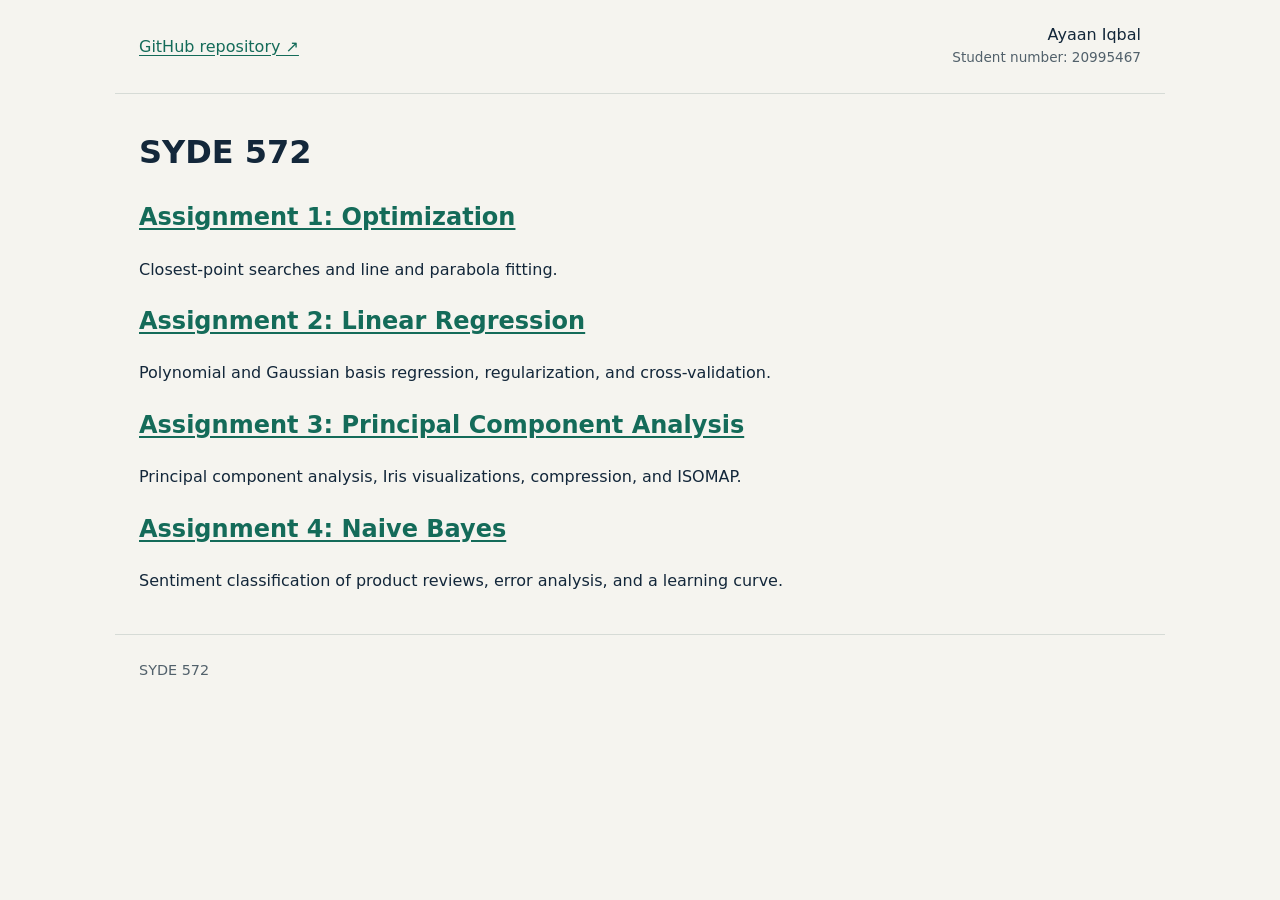
<file: index.html>
<!doctype html>
<html lang="en"><head><meta charset="utf-8"><meta name="viewport" content="width=device-width,initial-scale=1"><title>SYDE 572</title><link rel="stylesheet" href="HW1/docs/style.css"><link rel="icon" href="data:image/svg+xml,%3Csvg xmlns='http://www.w3.org/2000/svg' viewBox='0 0 40 40'%3E%3Crect width='40' height='40' rx='8' fill='%2313273a'/%3E%3Cpath d='M6 8Q20 52 34 8' fill='none' stroke='%237ed7bf' stroke-width='3'/%3E%3C/svg%3E"></head>
<body><header><a href="https://github.com/AyaanIqbal/SYDE572" target="_blank" rel="noopener noreferrer">GitHub repository ↗</a><div class="student">Ayaan Iqbal<br><span>Student number: 20995467</span></div></header><main><h1>SYDE 572</h1><h2><a href="HW1/">Assignment 1: Optimization</a></h2><p>Closest-point searches and line and parabola fitting.</p><h2><a href="HW2/">Assignment 2: Linear Regression</a></h2><p>Polynomial and Gaussian basis regression, regularization, and cross-validation.</p><h2><a href="HW3/">Assignment 3: Principal Component Analysis</a></h2><p>Principal component analysis, Iris visualizations, compression, and ISOMAP.</p><h2><a href="HW4/">Assignment 4: Naive Bayes</a></h2><p>Sentiment classification of product reviews, error analysis, and a learning curve.</p></main><footer>SYDE 572</footer></body></html>
</file>
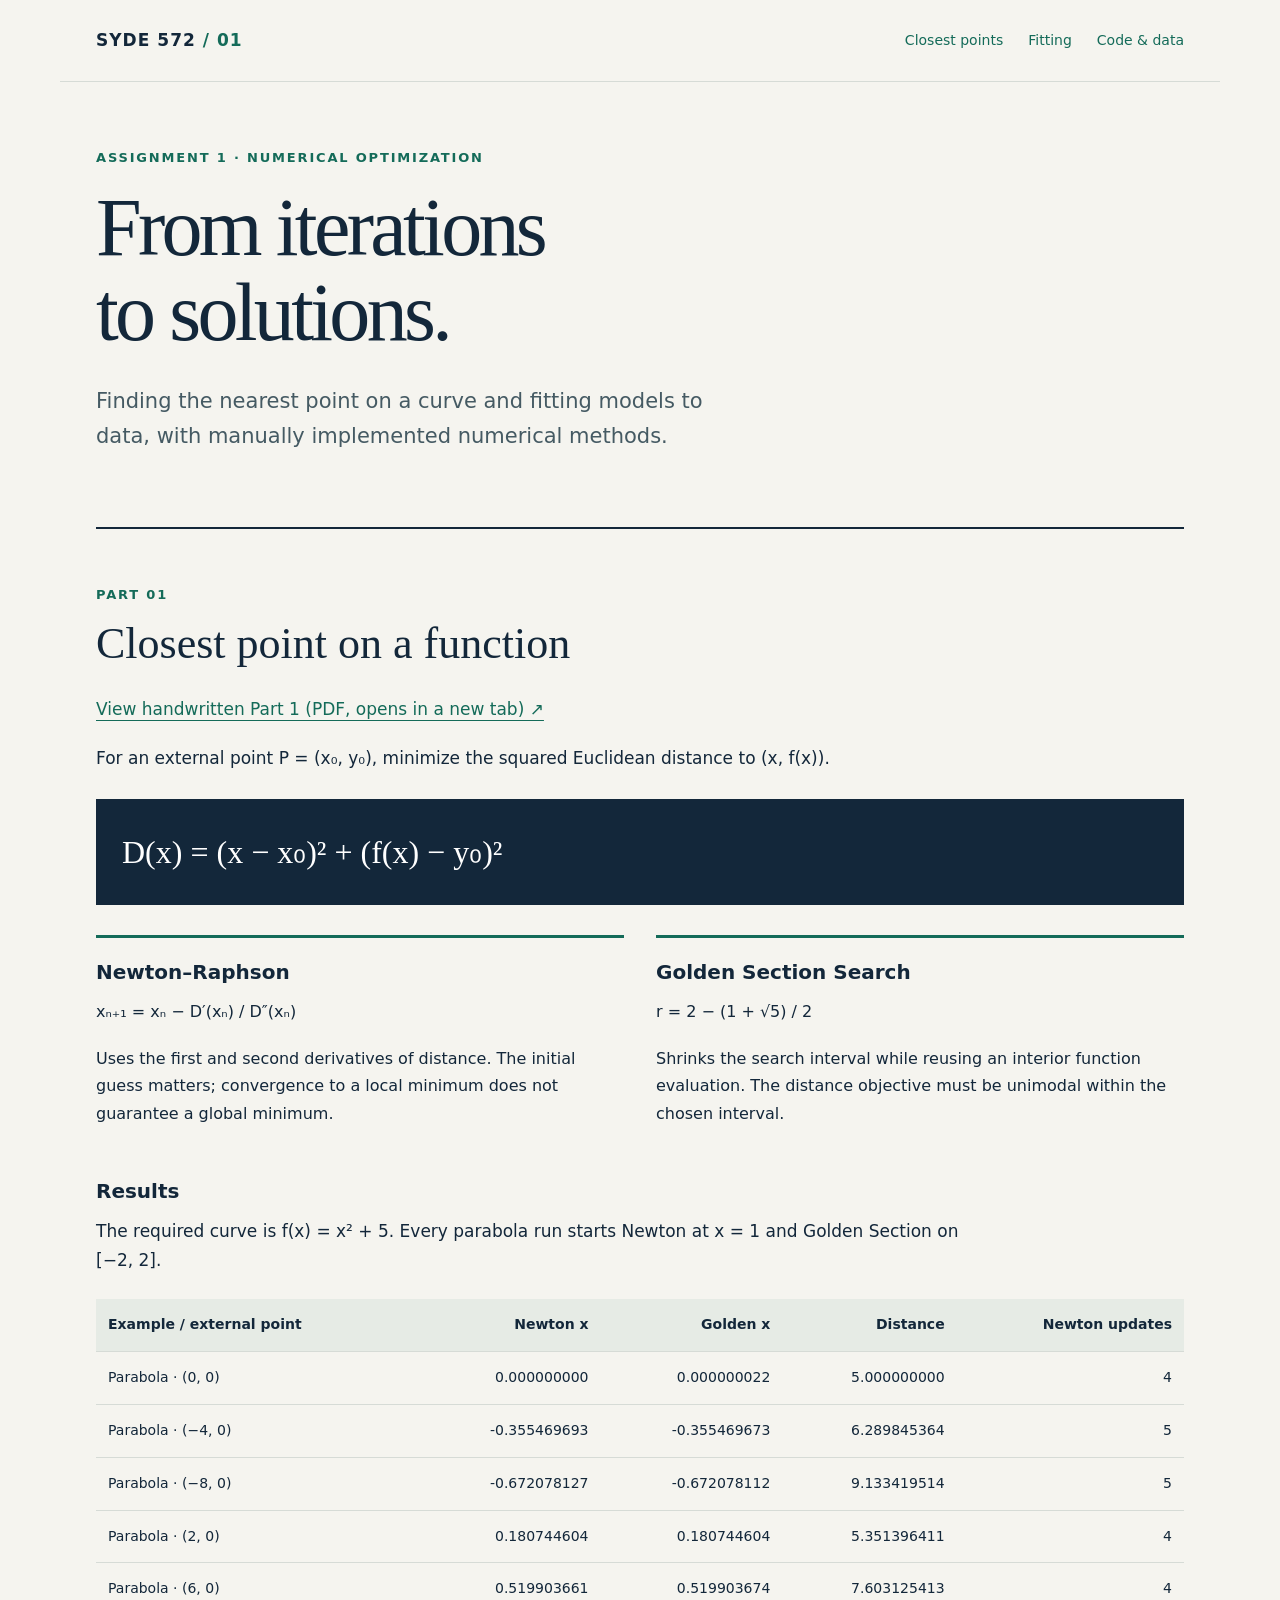
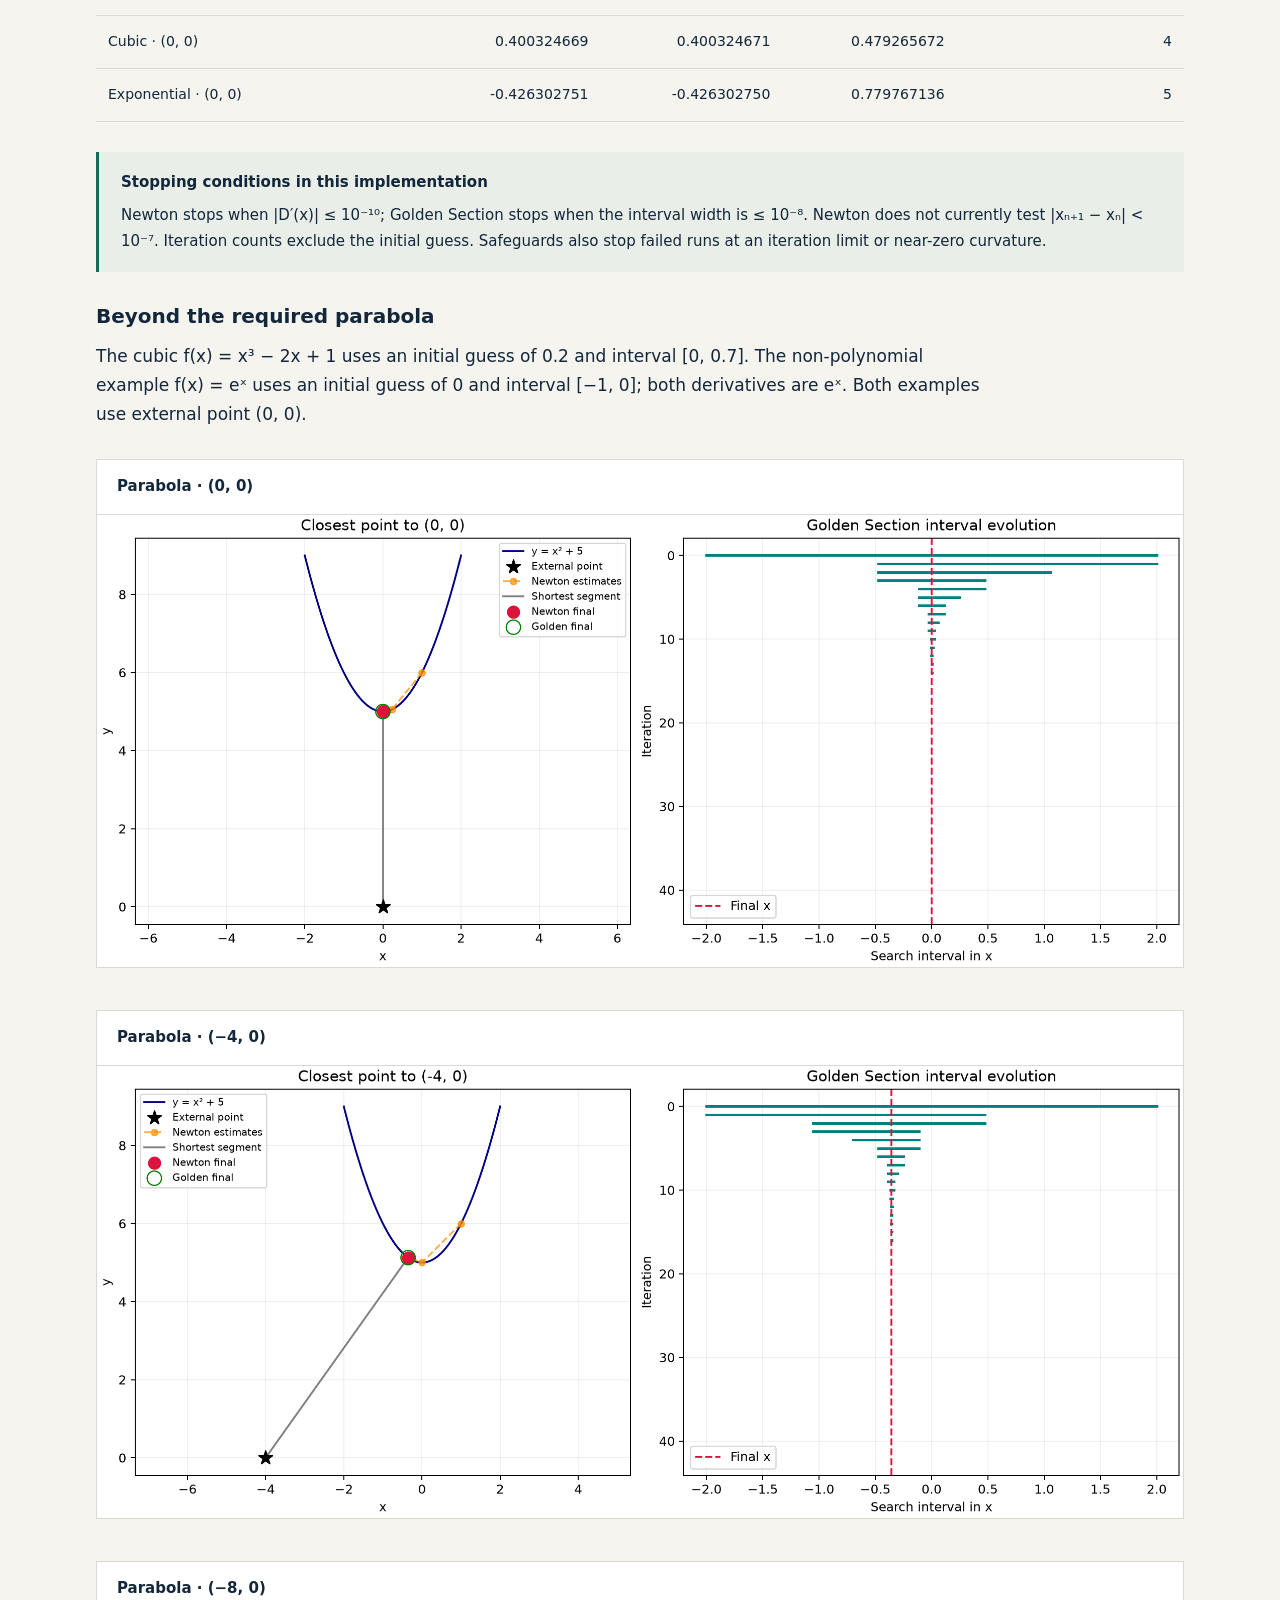
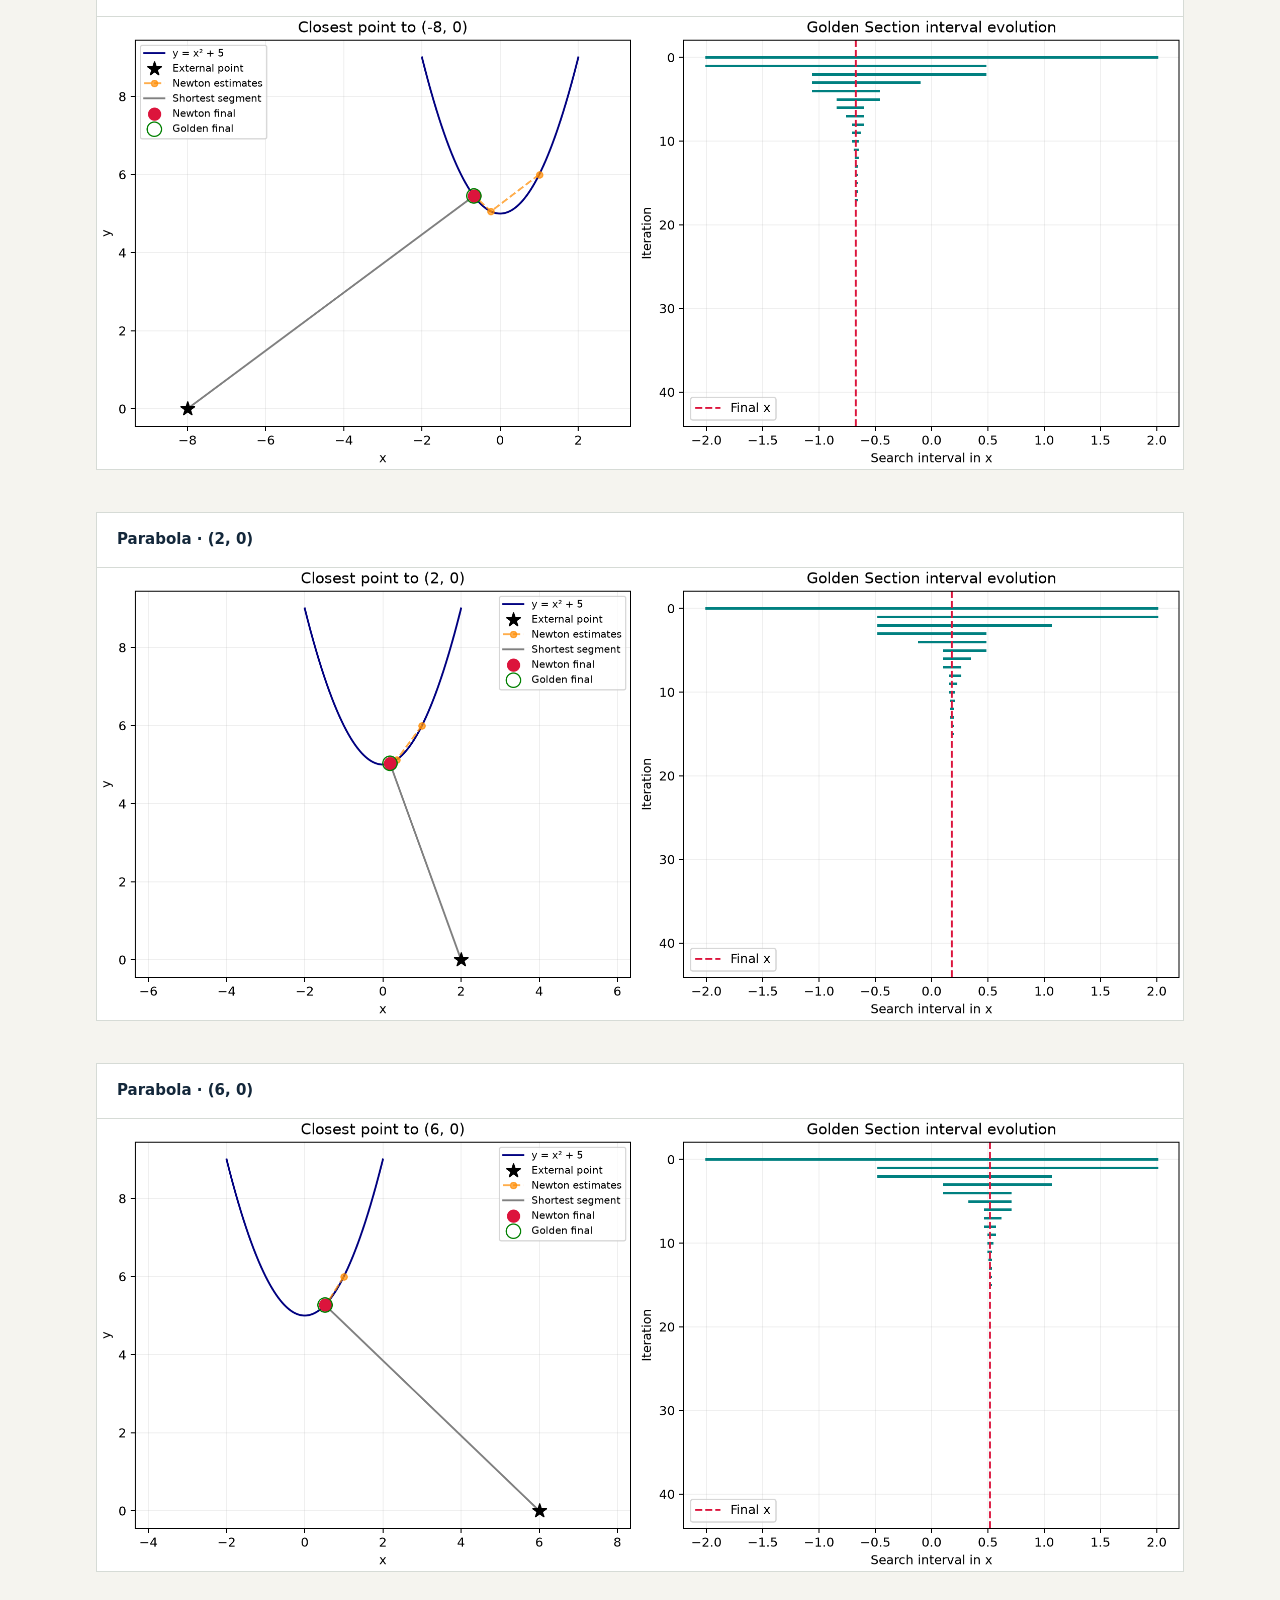
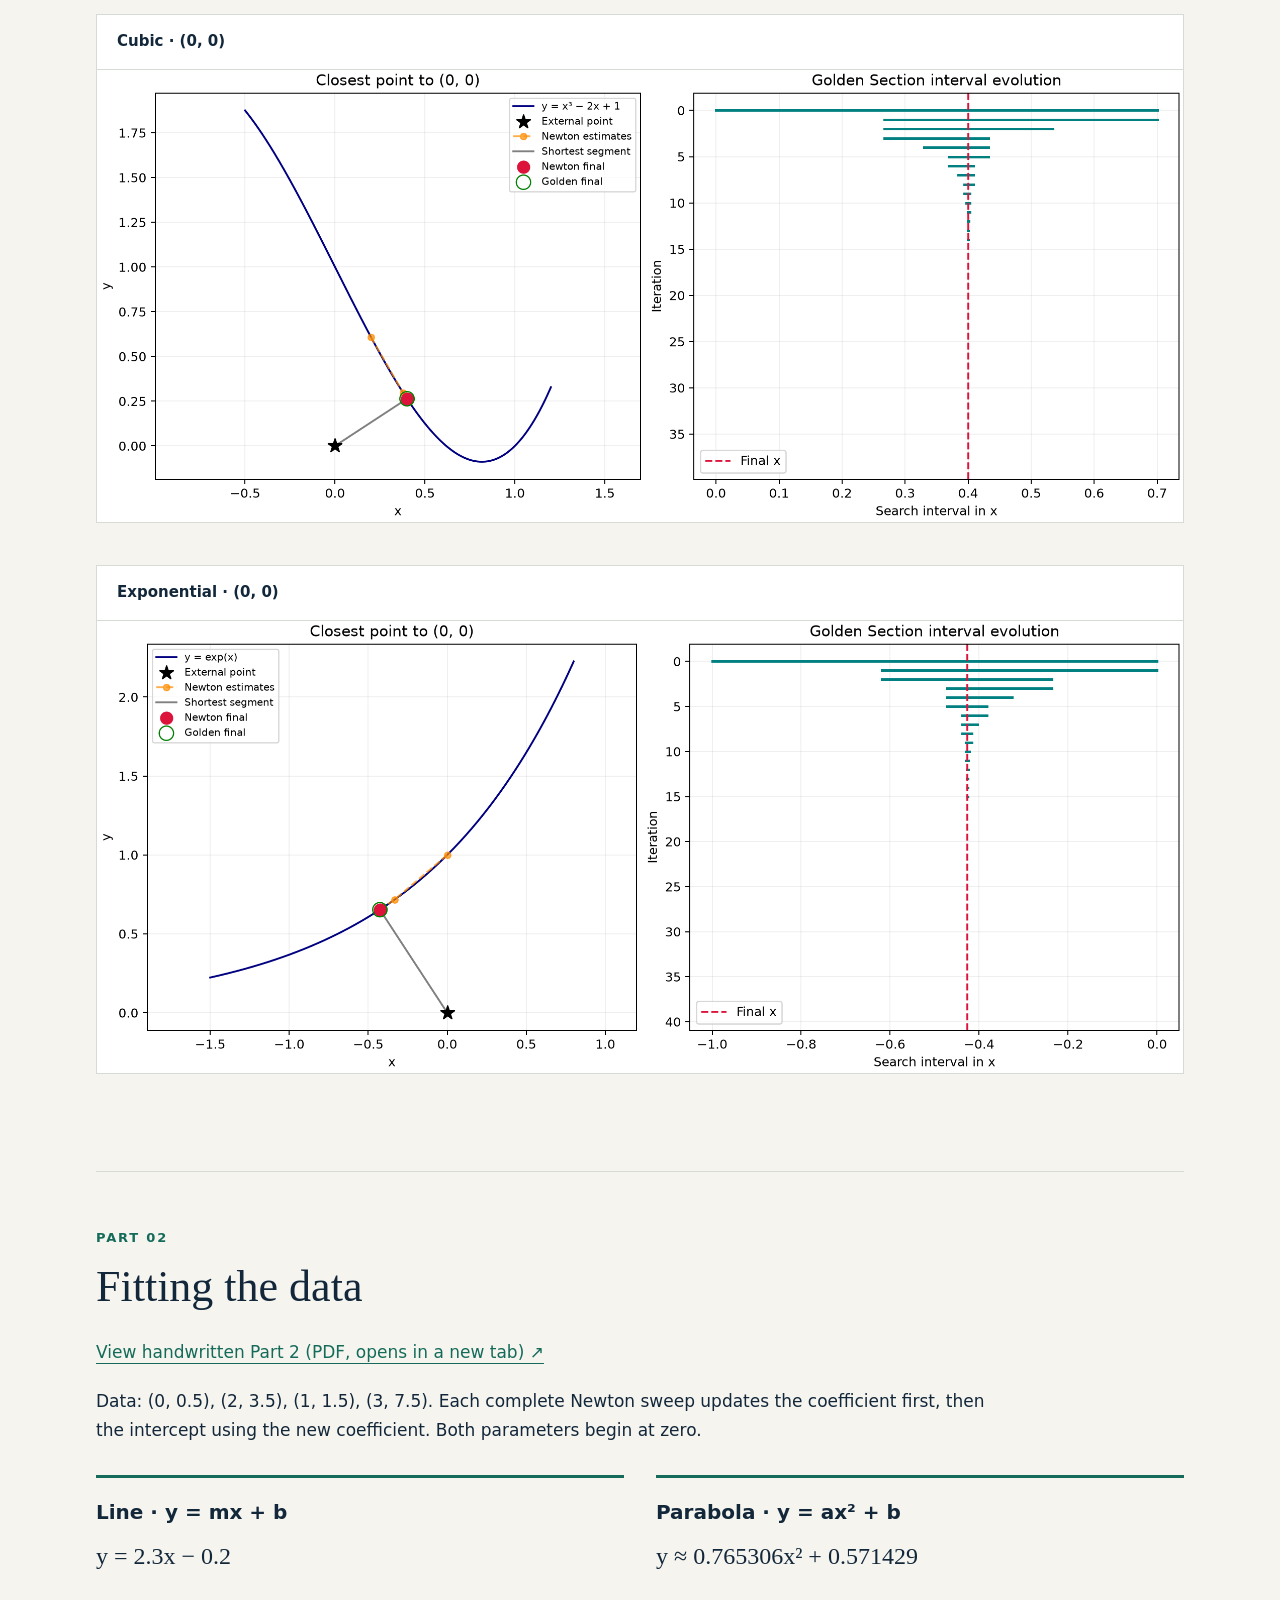
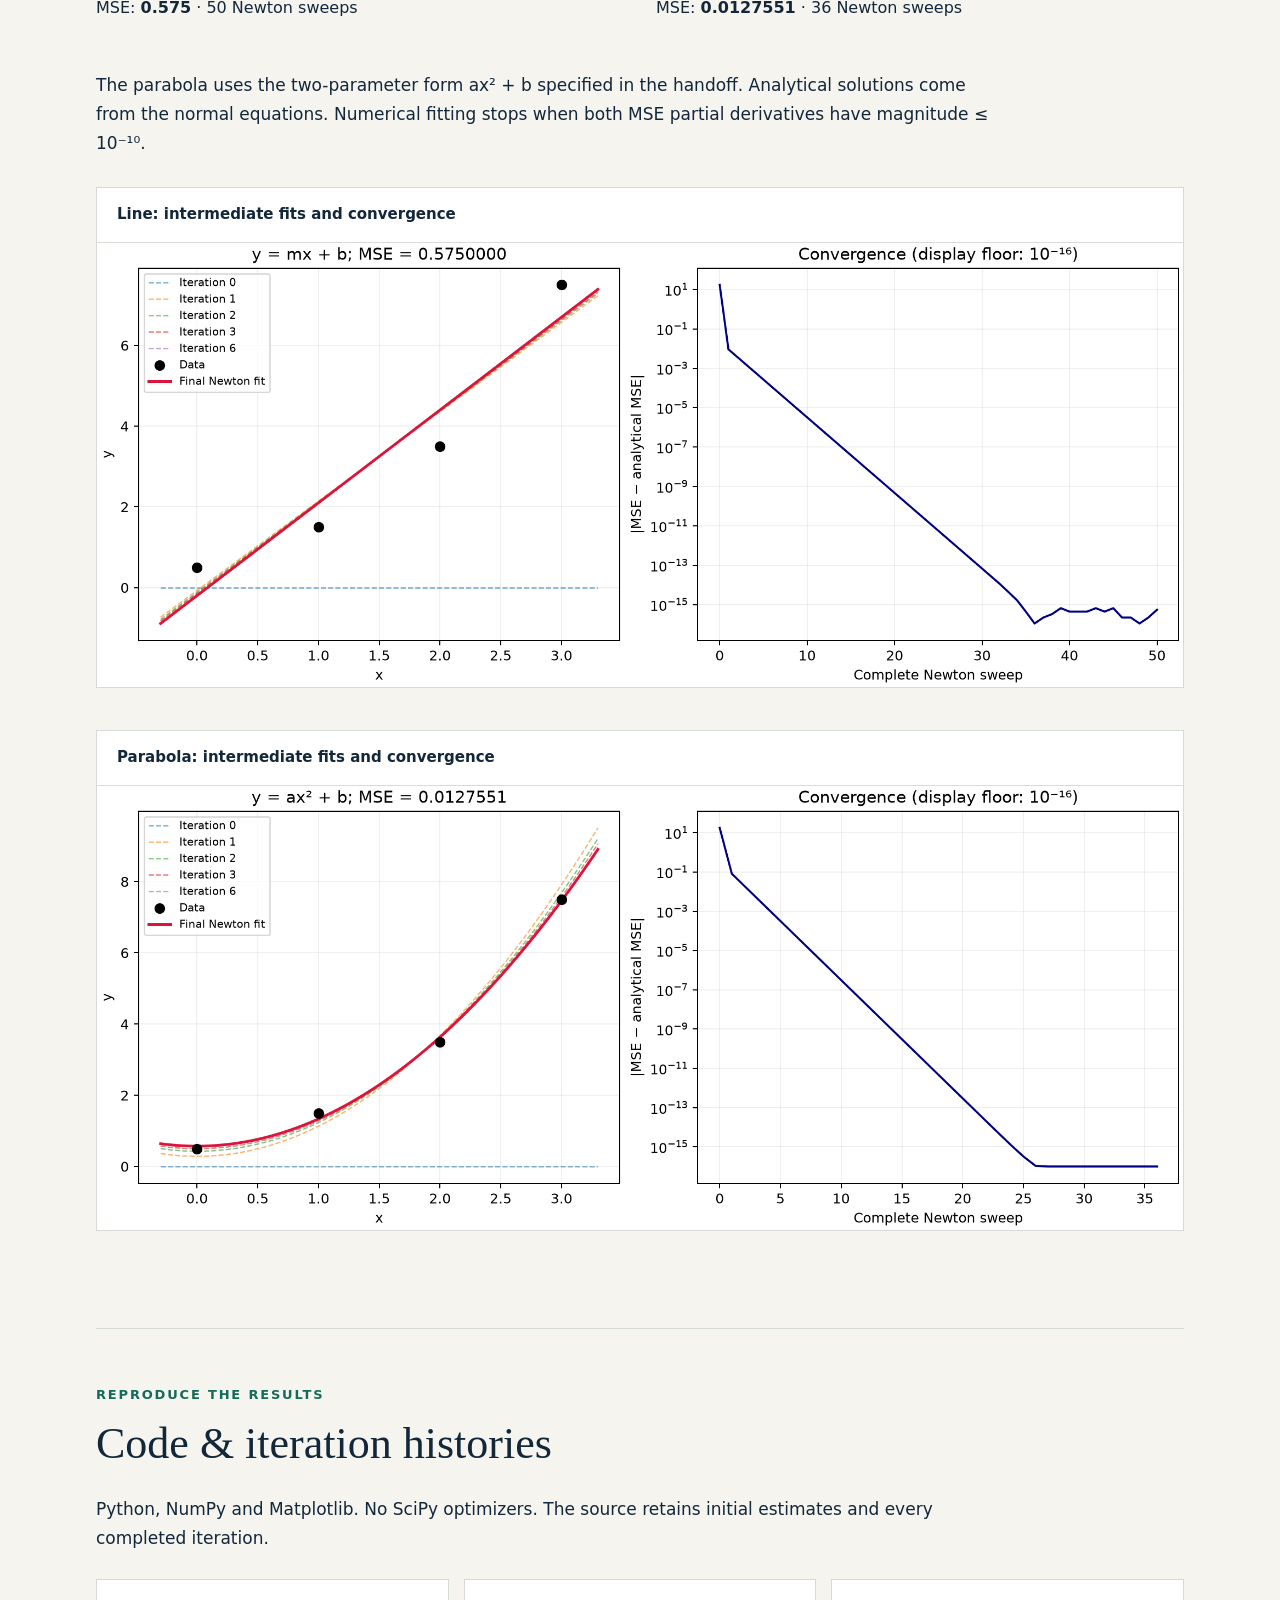
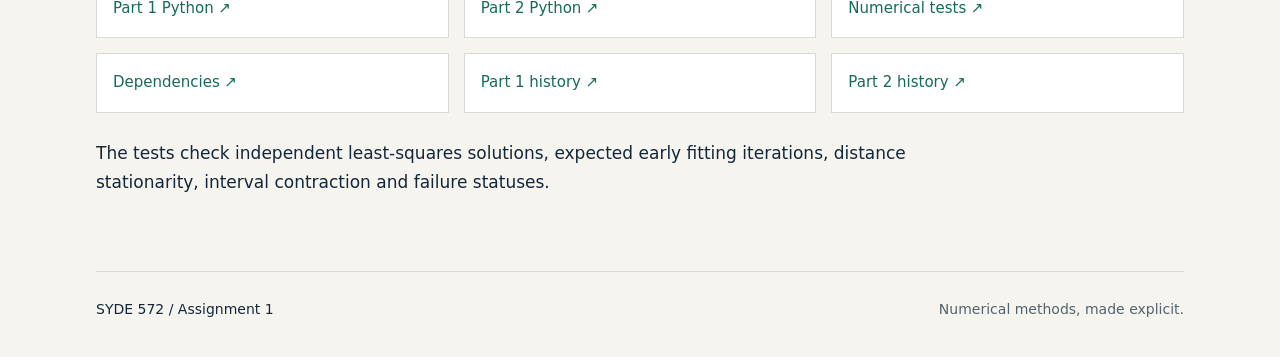
<file: docs/index.html>
<!doctype html><html lang="en"><head><meta charset="utf-8"><meta name="viewport" content="width=device-width,initial-scale=1"><meta name="description" content="SYDE 572 Assignment 1: manual Newton–Raphson and Golden Section searches, least-squares fitting, and complete iteration histories."><title>SYDE 572 · Assignment 1</title><link rel="stylesheet" href="style.css"><link rel="icon" href="data:image/svg+xml,%3Csvg xmlns='http://www.w3.org/2000/svg' viewBox='0 0 40 40'%3E%3Crect width='40' height='40' rx='8' fill='%2313273a'/%3E%3Cpath d='M6 8Q20 52 34 8' fill='none' stroke='%237ed7bf' stroke-width='3'/%3E%3C/svg%3E"></head><body>
<header><a class="brand" href="#">SYDE 572 <span>/ 01</span></a><nav aria-label="Main"><a href="#closest">Closest points</a><a href="#fitting">Fitting</a><a href="#code">Code &amp; data</a></nav></header>
<main><div class="intro"><p class="eyebrow">Assignment 1 · Numerical optimization</p><h1>From iterations<br>to solutions.</h1><p class="lede">Finding the nearest point on a curve and fitting models to data, with manually implemented numerical methods.</p></div>
<section id="closest"><p class="eyebrow">Part 01</p><h2>Closest point on a function</h2><p><a href="assets/HW1-Part-1.pdf" target="_blank" rel="noopener">View handwritten Part 1 (PDF, opens in a new tab) ↗</a></p><p>For an external point P = (x₀, y₀), minimize the squared Euclidean distance to (x, f(x)).</p><div class="equation">D(x) = (x − x₀)² + (f(x) − y₀)²</div><div class="methods"><article><h3>Newton–Raphson</h3><p>xₙ₊₁ = xₙ − D′(xₙ) / D″(xₙ)</p><p>Uses the first and second derivatives of distance. The initial guess matters; convergence to a local minimum does not guarantee a global minimum.</p></article><article><h3>Golden Section Search</h3><p>r = 2 − (1 + √5) / 2</p><p>Shrinks the search interval while reusing an interior function evaluation. The distance objective must be unimodal within the chosen interval.</p></article></div>
<h3>Results</h3><p>The required curve is f(x) = x² + 5. Every parabola run starts Newton at x = 1 and Golden Section on [−2, 2].</p><div class="table-wrap"><table><thead><tr><th>Example / external point</th><th>Newton x</th><th>Golden x</th><th>Distance</th><th>Newton updates</th></tr></thead><tbody><tr><th scope="row">Parabola · (0, 0)</th><td>0.000000000</td><td>0.000000022</td><td>5.000000000</td><td>4</td></tr><tr><th scope="row">Parabola · (−4, 0)</th><td>-0.355469693</td><td>-0.355469673</td><td>6.289845364</td><td>5</td></tr><tr><th scope="row">Parabola · (−8, 0)</th><td>-0.672078127</td><td>-0.672078112</td><td>9.133419514</td><td>5</td></tr><tr><th scope="row">Parabola · (2, 0)</th><td>0.180744604</td><td>0.180744604</td><td>5.351396411</td><td>4</td></tr><tr><th scope="row">Parabola · (6, 0)</th><td>0.519903661</td><td>0.519903674</td><td>7.603125413</td><td>4</td></tr><tr><th scope="row">Cubic · (0, 0)</th><td>0.400324669</td><td>0.400324671</td><td>0.479265672</td><td>4</td></tr><tr><th scope="row">Exponential · (0, 0)</th><td>-0.426302751</td><td>-0.426302750</td><td>0.779767136</td><td>5</td></tr></tbody></table></div>
<aside><strong>Stopping conditions in this implementation</strong><p>Newton stops when |D′(x)| ≤ 10⁻¹⁰; Golden Section stops when the interval width is ≤ 10⁻⁸. Newton does not currently test |xₙ₊₁ − xₙ| &lt; 10⁻⁷. Iteration counts exclude the initial guess. Safeguards also stop failed runs at an iteration limit or near-zero curvature.</p></aside>
<h3>Beyond the required parabola</h3><p>The cubic f(x) = x³ − 2x + 1 uses an initial guess of 0.2 and interval [0, 0.7]. The non-polynomial example f(x) = eˣ uses an initial guess of 0 and interval [−1, 0]; both derivatives are eˣ. Both examples use external point (0, 0).</p>
<div class="figures"><figure><figcaption>Parabola · (0, 0)</figcaption><a href="assets/part1_parabola_0.png"><img loading="lazy" src="assets/part1_parabola_0.png" alt="Parabola · (0, 0): curve, external point, Newton estimates and Golden Section intervals"></a></figure><figure><figcaption>Parabola · (−4, 0)</figcaption><a href="assets/part1_parabola_-4.png"><img loading="lazy" src="assets/part1_parabola_-4.png" alt="Parabola · (−4, 0): curve, external point, Newton estimates and Golden Section intervals"></a></figure><figure><figcaption>Parabola · (−8, 0)</figcaption><a href="assets/part1_parabola_-8.png"><img loading="lazy" src="assets/part1_parabola_-8.png" alt="Parabola · (−8, 0): curve, external point, Newton estimates and Golden Section intervals"></a></figure><figure><figcaption>Parabola · (2, 0)</figcaption><a href="assets/part1_parabola_2.png"><img loading="lazy" src="assets/part1_parabola_2.png" alt="Parabola · (2, 0): curve, external point, Newton estimates and Golden Section intervals"></a></figure><figure><figcaption>Parabola · (6, 0)</figcaption><a href="assets/part1_parabola_6.png"><img loading="lazy" src="assets/part1_parabola_6.png" alt="Parabola · (6, 0): curve, external point, Newton estimates and Golden Section intervals"></a></figure><figure><figcaption>Cubic · (0, 0)</figcaption><a href="assets/part1_cubic.png"><img loading="lazy" src="assets/part1_cubic.png" alt="Cubic · (0, 0): curve, external point, Newton estimates and Golden Section intervals"></a></figure><figure><figcaption>Exponential · (0, 0)</figcaption><a href="assets/part1_exponential.png"><img loading="lazy" src="assets/part1_exponential.png" alt="Exponential · (0, 0): curve, external point, Newton estimates and Golden Section intervals"></a></figure></div></section>
<section id="fitting"><p class="eyebrow">Part 02</p><h2>Fitting the data</h2><p><a href="assets/HW1-Part-2.pdf" target="_blank" rel="noopener">View handwritten Part 2 (PDF, opens in a new tab) ↗</a></p><p>Data: (0, 0.5), (2, 3.5), (1, 1.5), (3, 7.5). Each complete Newton sweep updates the coefficient first, then the intercept using the new coefficient. Both parameters begin at zero.</p><div class="methods"><article><h3>Line · y = mx + b</h3><p class="result">y = 2.3x − 0.2</p><p>MSE: <strong>0.575</strong> · 50 Newton sweeps</p></article><article><h3>Parabola · y = ax² + b</h3><p class="result">y ≈ 0.765306x² + 0.571429</p><p>MSE: <strong>0.0127551</strong> · 36 Newton sweeps</p></article></div><p>The parabola uses the two-parameter form ax² + b specified in the handoff. Analytical solutions come from the normal equations. Numerical fitting stops when both MSE partial derivatives have magnitude ≤ 10⁻¹⁰.</p>
<figure><figcaption>Line: intermediate fits and convergence</figcaption><a href="assets/part2_line.png"><img loading="lazy" src="assets/part2_line.png" alt="Line fits and MSE convergence over Newton sweeps"></a></figure>
<figure><figcaption>Parabola: intermediate fits and convergence</figcaption><a href="assets/part2_parabola.png"><img loading="lazy" src="assets/part2_parabola.png" alt="Two-parameter parabola fits and MSE convergence"></a></figure></section>
<section id="code"><p class="eyebrow">Reproduce the results</p><h2>Code &amp; iteration histories</h2><p>Python, NumPy and Matplotlib. No SciPy optimizers. The source retains initial estimates and every completed iteration.</p><div class="downloads"><a download href="assets/part1.py">Part 1 Python ↗</a><a download href="assets/part2.py">Part 2 Python ↗</a><a download href="assets/test_assignment.py">Numerical tests ↗</a><a download href="assets/requirements.txt">Dependencies ↗</a><a download href="assets/part1_history.json">Part 1 history ↗</a><a download href="assets/part2_history.json">Part 2 history ↗</a></div><p>The tests check independent least-squares solutions, expected early fitting iterations, distance stationarity, interval contraction and failure statuses.</p></section></main><footer>SYDE 572 / Assignment 1 <span>Numerical methods, made explicit.</span></footer></body></html>
</file>
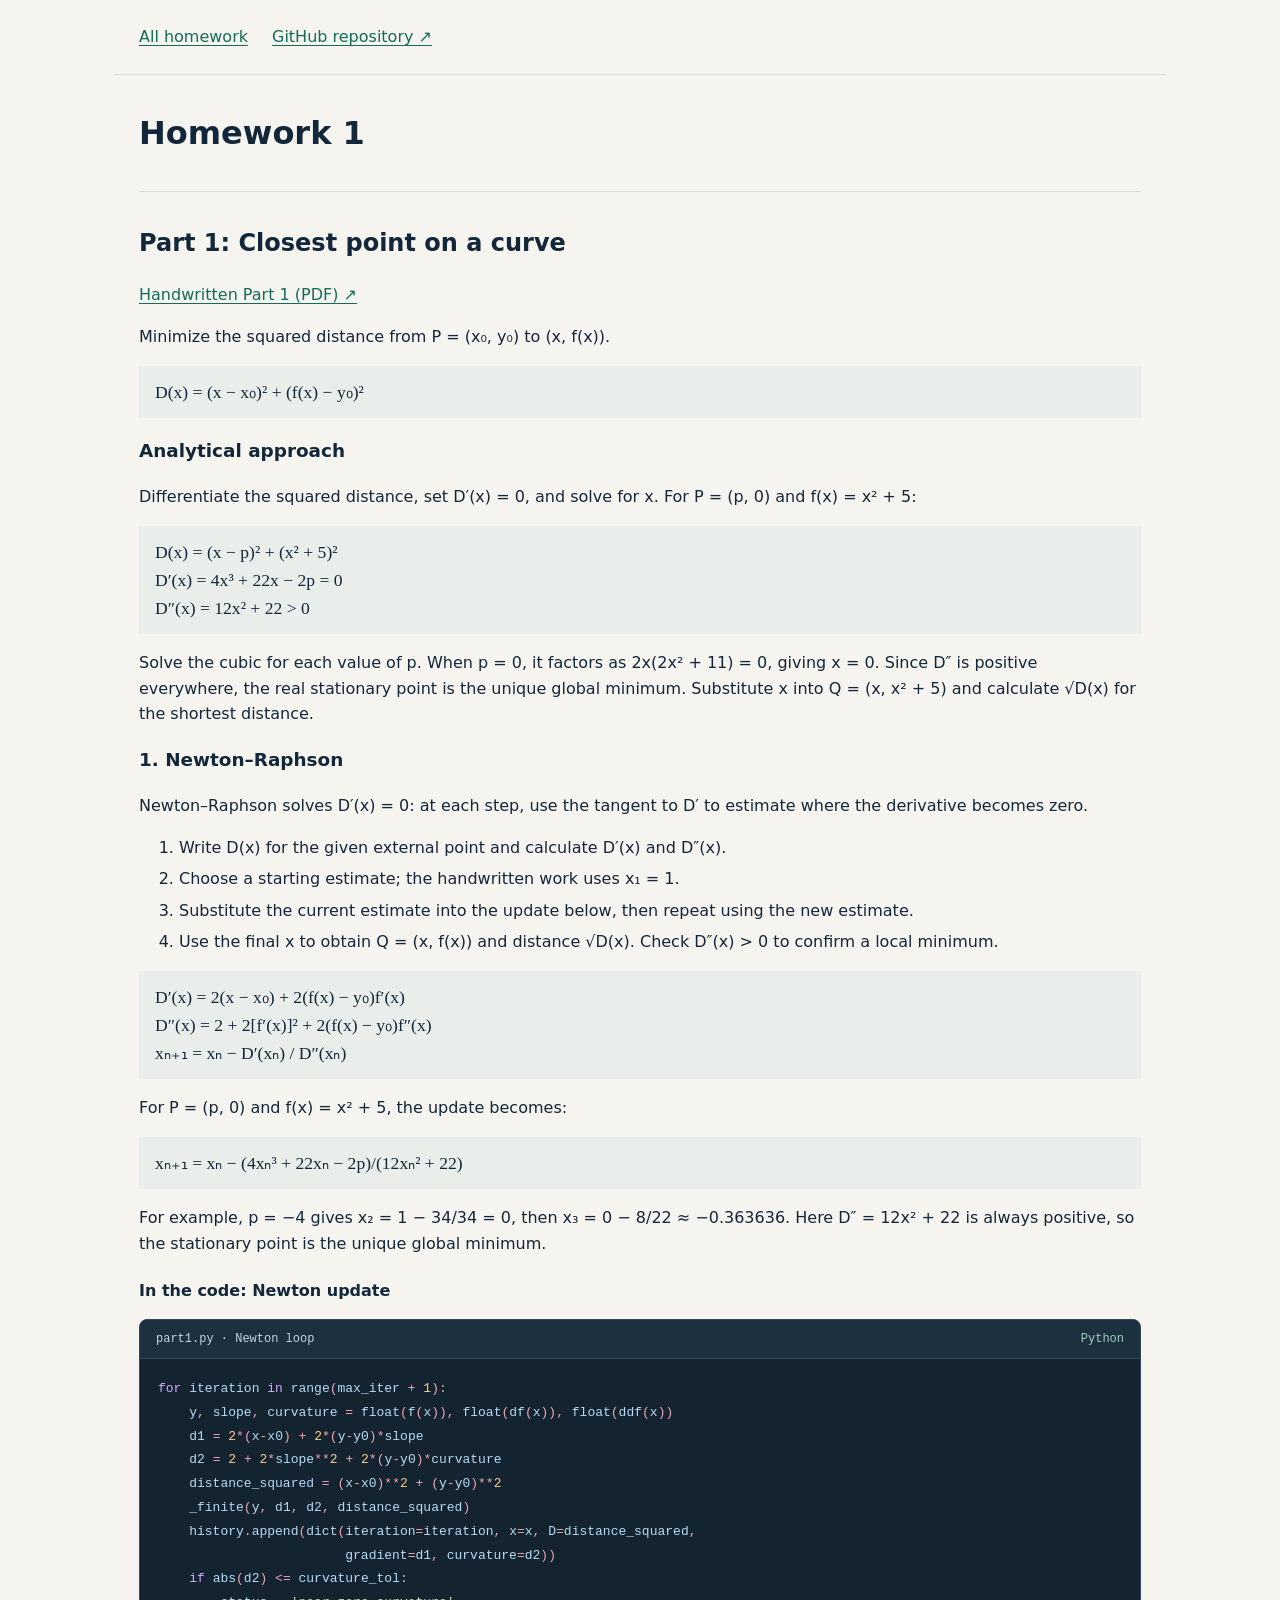
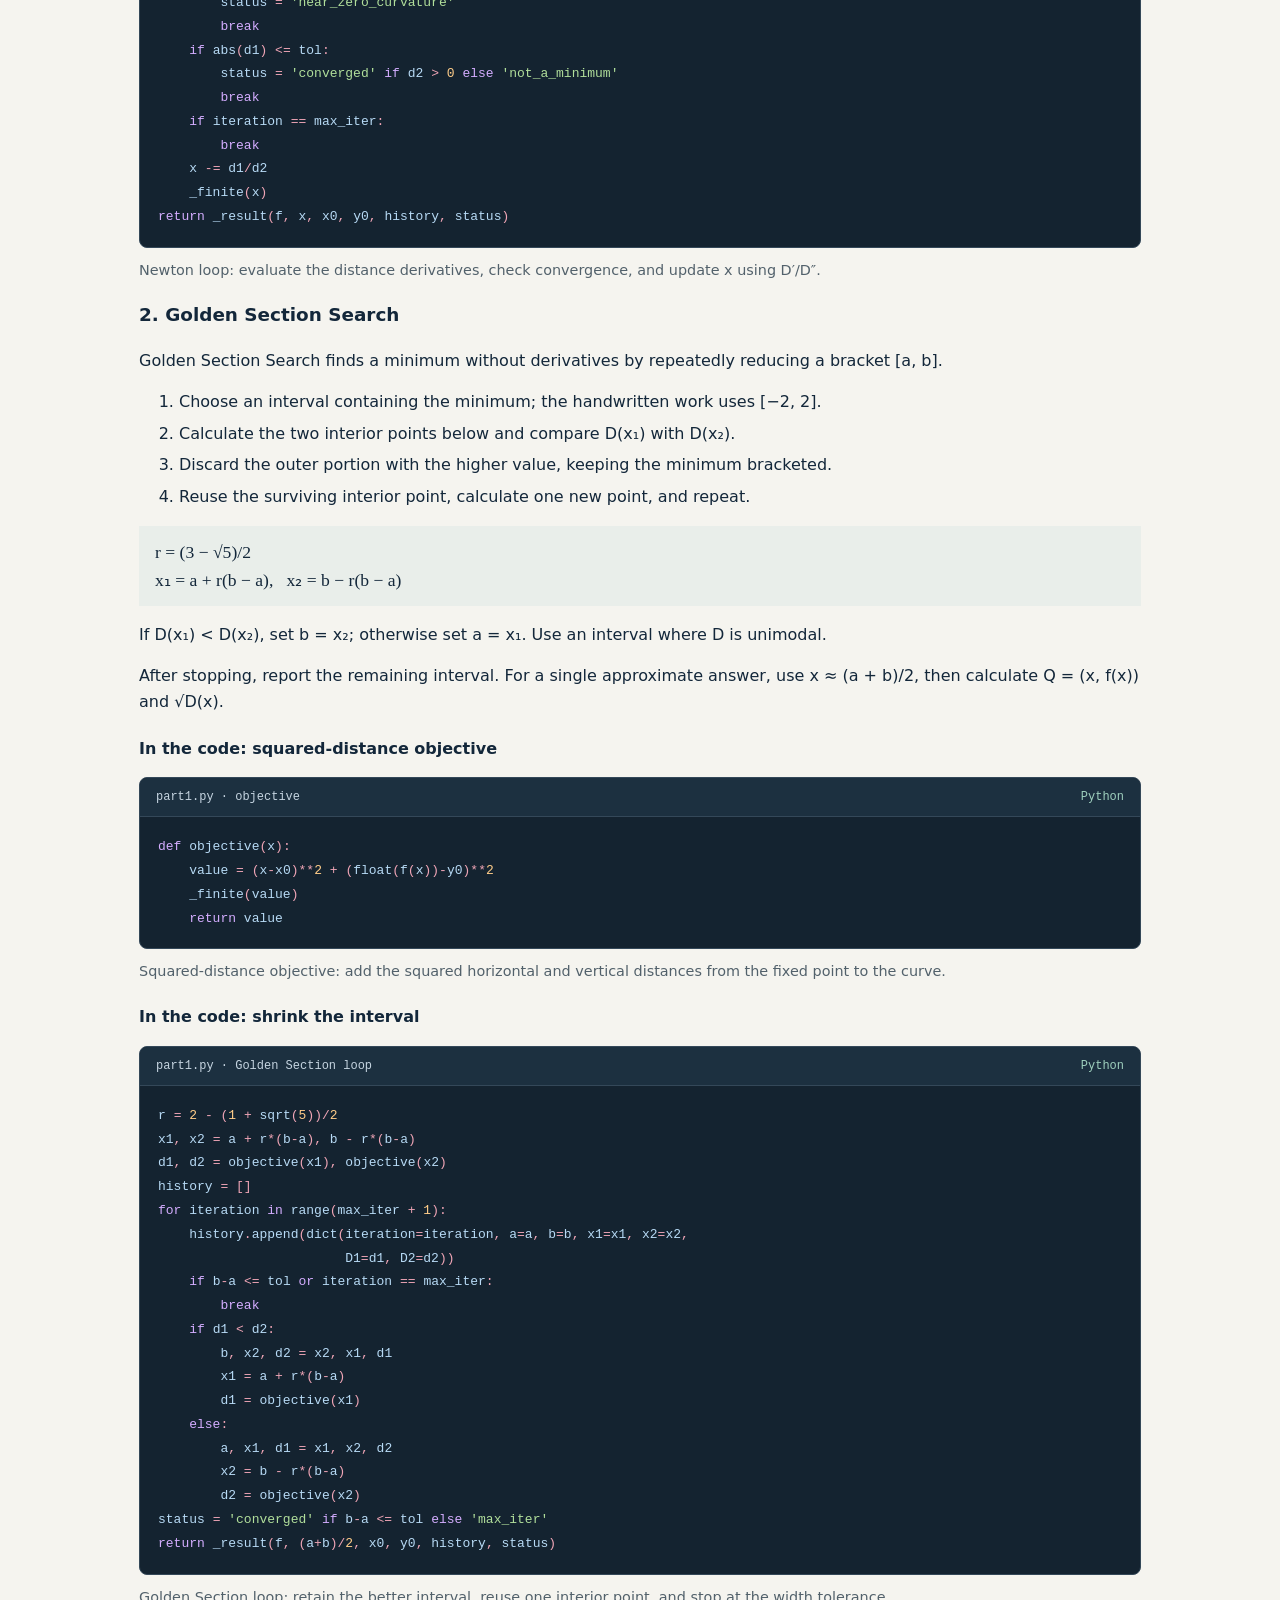
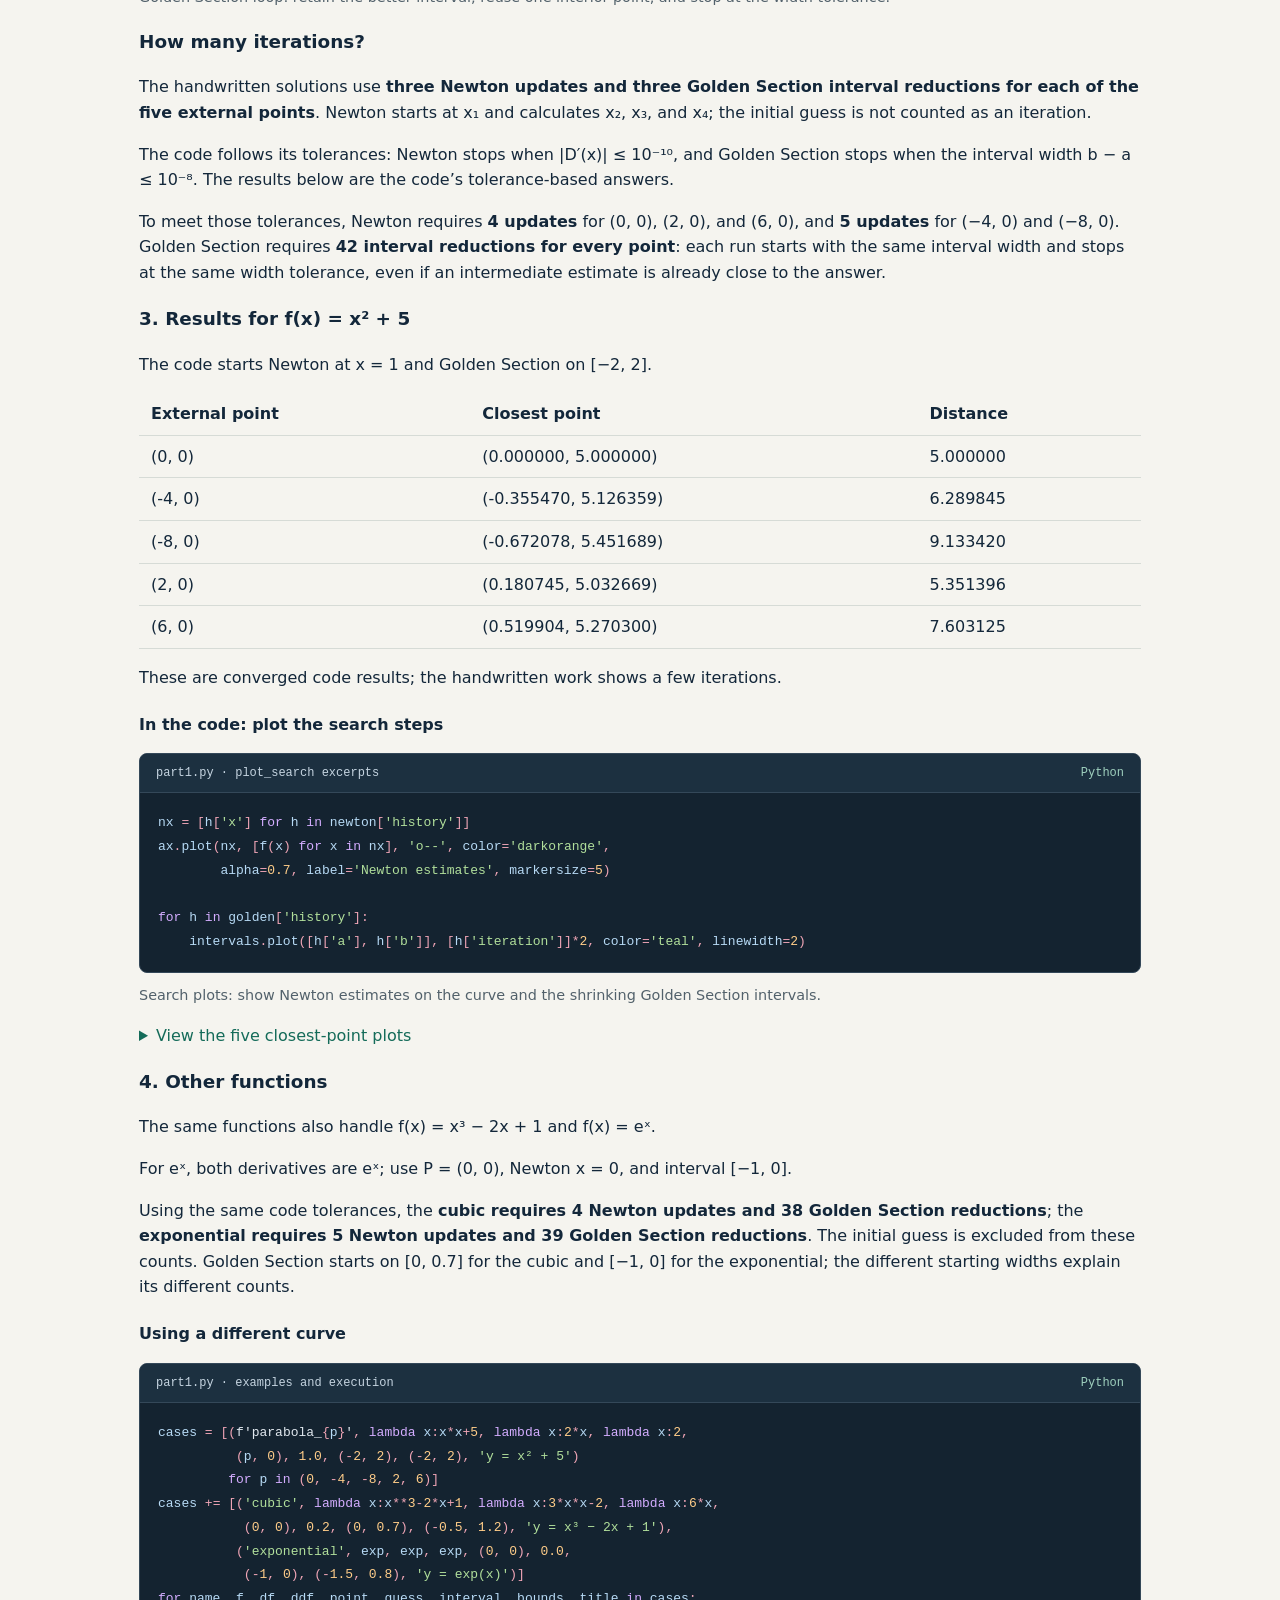
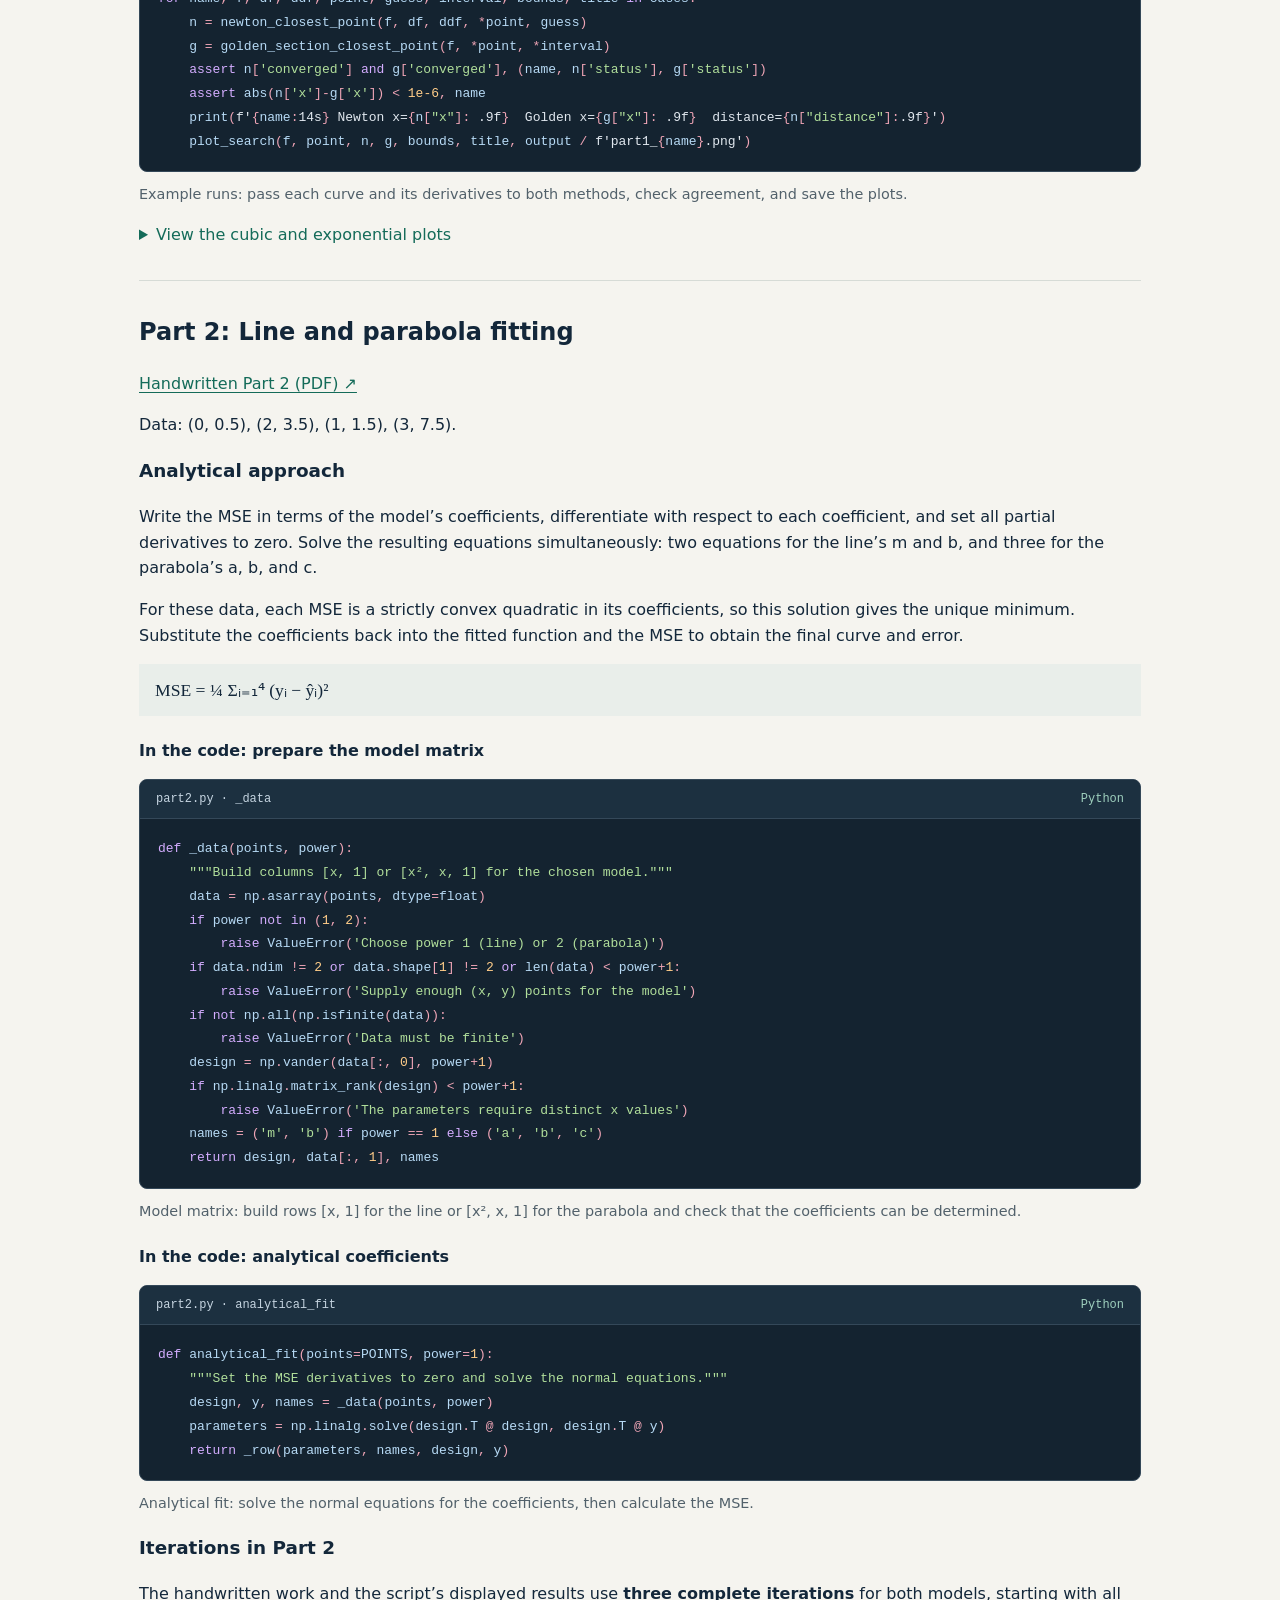
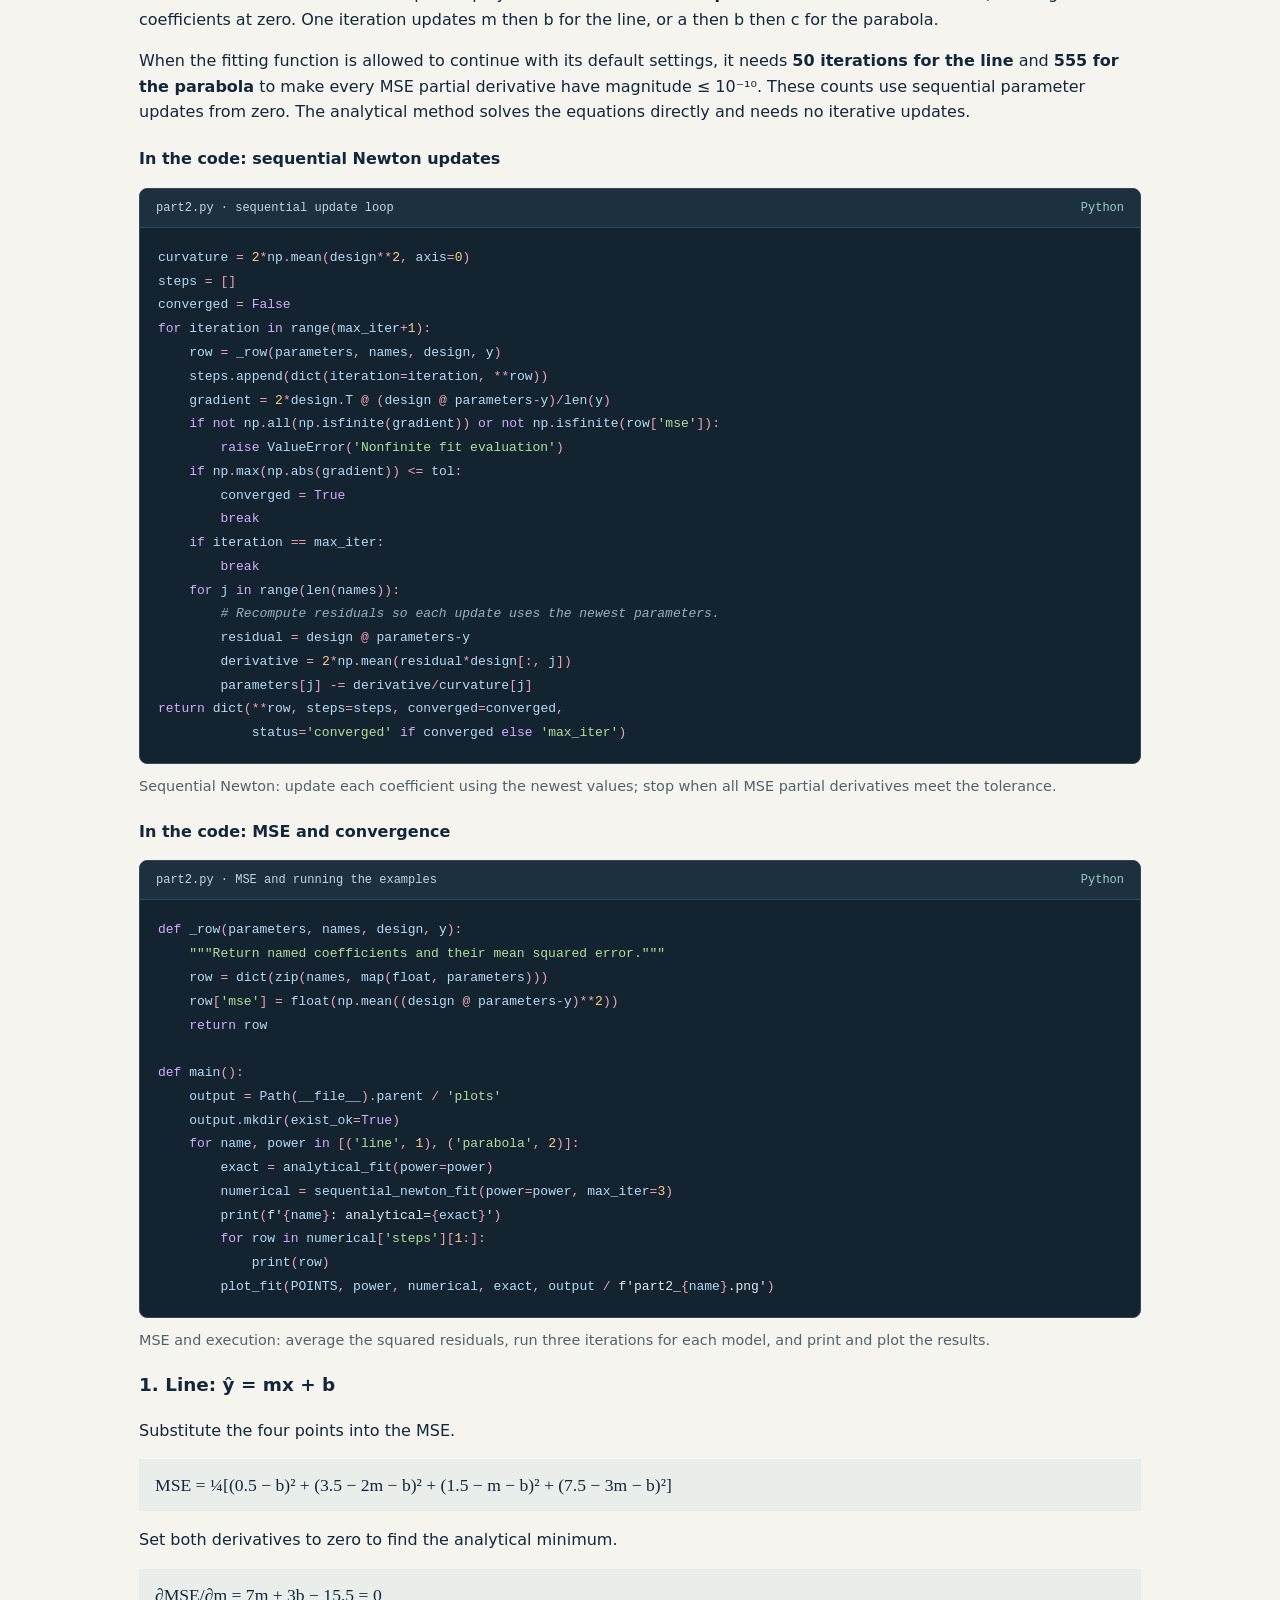
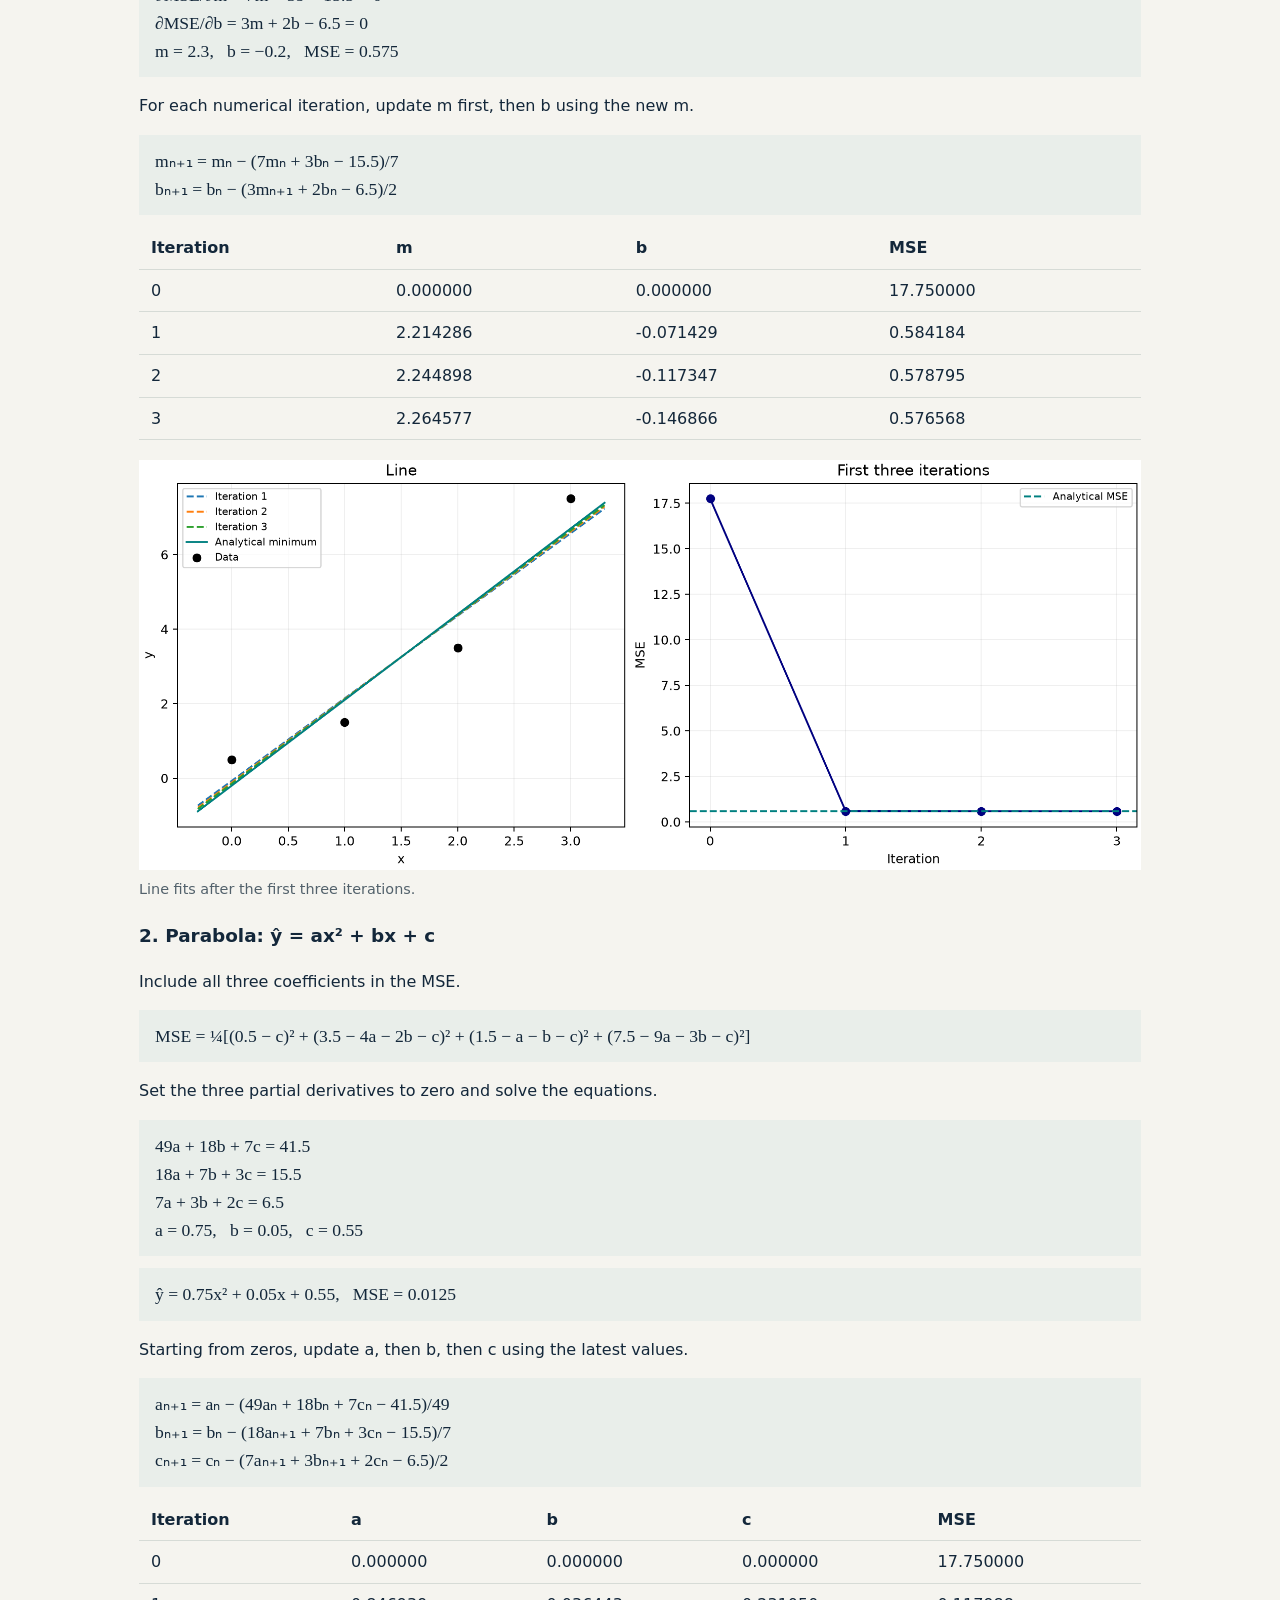
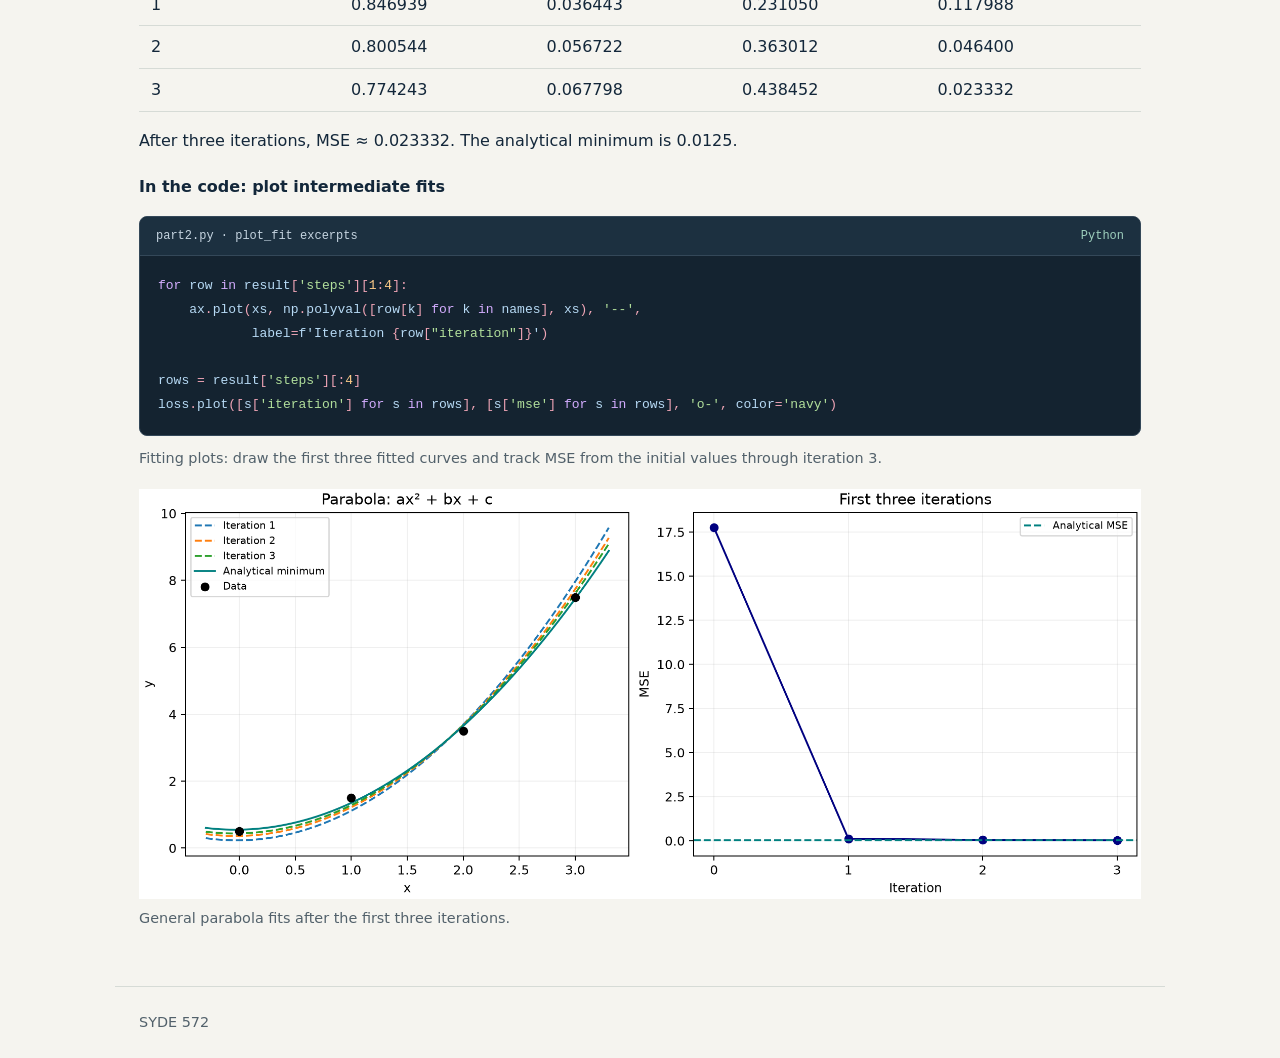
<file: HW1/index.html>
<!doctype html>
<html lang="en"><head><meta charset="utf-8"><meta name="viewport" content="width=device-width,initial-scale=1"><title>SYDE 572 — Homework 1</title><link rel="stylesheet" href="docs/style.css"><link rel="icon" href="data:image/svg+xml,%3Csvg xmlns='http://www.w3.org/2000/svg' viewBox='0 0 40 40'%3E%3Crect width='40' height='40' rx='8' fill='%2313273a'/%3E%3Cpath d='M6 8Q20 52 34 8' fill='none' stroke='%237ed7bf' stroke-width='3'/%3E%3C/svg%3E"><link rel="canonical" href="https://ayaaniqbal.github.io/SYDE572/HW1/"></head>
<body><header><a href="../">All homework</a><a href="https://github.com/AyaanIqbal/SYDE572" target="_blank" rel="noopener noreferrer">GitHub repository ↗</a></header><main><h1>Homework 1</h1><section><h2>Part 1: Closest point on a curve</h2><p><a href="docs/assets/HW1-Part-1.pdf" target="_blank" rel="noopener noreferrer">Handwritten Part 1 (PDF) ↗</a></p><p>Minimize the squared distance from P = (x₀, y₀) to (x, f(x)).</p><div class="equation">D(x) = (x − x₀)² + (f(x) − y₀)²</div><h3>Analytical approach</h3><p>Differentiate the squared distance, set D′(x) = 0, and solve for x. For P = (p, 0) and f(x) = x² + 5:</p><div class="equation">D(x) = (x − p)² + (x² + 5)²<br>D′(x) = 4x³ + 22x − 2p = 0<br>D″(x) = 12x² + 22 &gt; 0</div><p>Solve the cubic for each value of p. When p = 0, it factors as 2x(2x² + 11) = 0, giving x = 0. Since D″ is positive everywhere, the real stationary point is the unique global minimum. Substitute x into Q = (x, x² + 5) and calculate √D(x) for the shortest distance.</p><h3>1. Newton–Raphson</h3><p>Newton–Raphson solves D′(x) = 0: at each step, use the tangent to D′ to estimate where the derivative becomes zero.</p><ol><li>Write D(x) for the given external point and calculate D′(x) and D″(x).</li><li>Choose a starting estimate; the handwritten work uses x₁ = 1.</li><li>Substitute the current estimate into the update below, then repeat using the new estimate.</li><li>Use the final x to obtain Q = (x, f(x)) and distance √D(x). Check D″(x) &gt; 0 to confirm a local minimum.</li></ol><div class="equation">D′(x) = 2(x − x₀) + 2(f(x) − y₀)f′(x)<br>D″(x) = 2 + 2[f′(x)]² + 2(f(x) − y₀)f″(x)<br>xₙ₊₁ = xₙ − D′(xₙ) / D″(xₙ)</div><p>For P = (p, 0) and f(x) = x² + 5, the update becomes:</p><div class="equation">xₙ₊₁ = xₙ − (4xₙ³ + 22xₙ − 2p)/(12xₙ² + 22)</div><p>For example, p = −4 gives x₂ = 1 − 34/34 = 0, then x₃ = 0 − 8/22 ≈ −0.363636. Here D″ = 12x² + 22 is always positive, so the stationary point is the unique global minimum.</p><h4>In the code: Newton update</h4><div class="code-panel"><div class="code-label">part1.py · Newton loop<span>Python</span></div><pre><code class="language-python"><span class="tok-kw">for</span> <span class="tok-name">iteration</span> <span class="tok-kw">in</span> <span class="tok-name">range</span><span class="tok-op">(</span><span class="tok-name">max_iter</span> <span class="tok-op">+</span> <span class="tok-num">1</span><span class="tok-op">)</span><span class="tok-op">:</span>
    <span class="tok-name">y</span><span class="tok-op">,</span> <span class="tok-name">slope</span><span class="tok-op">,</span> <span class="tok-name">curvature</span> <span class="tok-op">=</span> <span class="tok-name">float</span><span class="tok-op">(</span><span class="tok-name">f</span><span class="tok-op">(</span><span class="tok-name">x</span><span class="tok-op">)</span><span class="tok-op">)</span><span class="tok-op">,</span> <span class="tok-name">float</span><span class="tok-op">(</span><span class="tok-name">df</span><span class="tok-op">(</span><span class="tok-name">x</span><span class="tok-op">)</span><span class="tok-op">)</span><span class="tok-op">,</span> <span class="tok-name">float</span><span class="tok-op">(</span><span class="tok-name">ddf</span><span class="tok-op">(</span><span class="tok-name">x</span><span class="tok-op">)</span><span class="tok-op">)</span>
    <span class="tok-name">d1</span> <span class="tok-op">=</span> <span class="tok-num">2</span><span class="tok-op">*</span><span class="tok-op">(</span><span class="tok-name">x</span><span class="tok-op">-</span><span class="tok-name">x0</span><span class="tok-op">)</span> <span class="tok-op">+</span> <span class="tok-num">2</span><span class="tok-op">*</span><span class="tok-op">(</span><span class="tok-name">y</span><span class="tok-op">-</span><span class="tok-name">y0</span><span class="tok-op">)</span><span class="tok-op">*</span><span class="tok-name">slope</span>
    <span class="tok-name">d2</span> <span class="tok-op">=</span> <span class="tok-num">2</span> <span class="tok-op">+</span> <span class="tok-num">2</span><span class="tok-op">*</span><span class="tok-name">slope</span><span class="tok-op">**</span><span class="tok-num">2</span> <span class="tok-op">+</span> <span class="tok-num">2</span><span class="tok-op">*</span><span class="tok-op">(</span><span class="tok-name">y</span><span class="tok-op">-</span><span class="tok-name">y0</span><span class="tok-op">)</span><span class="tok-op">*</span><span class="tok-name">curvature</span>
    <span class="tok-name">distance_squared</span> <span class="tok-op">=</span> <span class="tok-op">(</span><span class="tok-name">x</span><span class="tok-op">-</span><span class="tok-name">x0</span><span class="tok-op">)</span><span class="tok-op">**</span><span class="tok-num">2</span> <span class="tok-op">+</span> <span class="tok-op">(</span><span class="tok-name">y</span><span class="tok-op">-</span><span class="tok-name">y0</span><span class="tok-op">)</span><span class="tok-op">**</span><span class="tok-num">2</span>
    <span class="tok-name">_finite</span><span class="tok-op">(</span><span class="tok-name">y</span><span class="tok-op">,</span> <span class="tok-name">d1</span><span class="tok-op">,</span> <span class="tok-name">d2</span><span class="tok-op">,</span> <span class="tok-name">distance_squared</span><span class="tok-op">)</span>
    <span class="tok-name">history</span><span class="tok-op">.</span><span class="tok-name">append</span><span class="tok-op">(</span><span class="tok-name">dict</span><span class="tok-op">(</span><span class="tok-name">iteration</span><span class="tok-op">=</span><span class="tok-name">iteration</span><span class="tok-op">,</span> <span class="tok-name">x</span><span class="tok-op">=</span><span class="tok-name">x</span><span class="tok-op">,</span> <span class="tok-name">D</span><span class="tok-op">=</span><span class="tok-name">distance_squared</span><span class="tok-op">,</span>
                        <span class="tok-name">gradient</span><span class="tok-op">=</span><span class="tok-name">d1</span><span class="tok-op">,</span> <span class="tok-name">curvature</span><span class="tok-op">=</span><span class="tok-name">d2</span><span class="tok-op">)</span><span class="tok-op">)</span>
    <span class="tok-kw">if</span> <span class="tok-name">abs</span><span class="tok-op">(</span><span class="tok-name">d2</span><span class="tok-op">)</span> <span class="tok-op">&lt;=</span> <span class="tok-name">curvature_tol</span><span class="tok-op">:</span>
        <span class="tok-name">status</span> <span class="tok-op">=</span> <span class="tok-str">&#x27;near_zero_curvature&#x27;</span>
        <span class="tok-kw">break</span>
    <span class="tok-kw">if</span> <span class="tok-name">abs</span><span class="tok-op">(</span><span class="tok-name">d1</span><span class="tok-op">)</span> <span class="tok-op">&lt;=</span> <span class="tok-name">tol</span><span class="tok-op">:</span>
        <span class="tok-name">status</span> <span class="tok-op">=</span> <span class="tok-str">&#x27;converged&#x27;</span> <span class="tok-kw">if</span> <span class="tok-name">d2</span> <span class="tok-op">&gt;</span> <span class="tok-num">0</span> <span class="tok-kw">else</span> <span class="tok-str">&#x27;not_a_minimum&#x27;</span>
        <span class="tok-kw">break</span>
    <span class="tok-kw">if</span> <span class="tok-name">iteration</span> <span class="tok-op">==</span> <span class="tok-name">max_iter</span><span class="tok-op">:</span>
        <span class="tok-kw">break</span>
    <span class="tok-name">x</span> <span class="tok-op">-=</span> <span class="tok-name">d1</span><span class="tok-op">/</span><span class="tok-name">d2</span>
    <span class="tok-name">_finite</span><span class="tok-op">(</span><span class="tok-name">x</span><span class="tok-op">)</span>
<span class="tok-kw">return</span> <span class="tok-name">_result</span><span class="tok-op">(</span><span class="tok-name">f</span><span class="tok-op">,</span> <span class="tok-name">x</span><span class="tok-op">,</span> <span class="tok-name">x0</span><span class="tok-op">,</span> <span class="tok-name">y0</span><span class="tok-op">,</span> <span class="tok-name">history</span><span class="tok-op">,</span> <span class="tok-name">status</span><span class="tok-op">)</span></code></pre></div><p class="code-caption">Newton loop: evaluate the distance derivatives, check convergence, and update x using D′/D″.</p><h3>2. Golden Section Search</h3><p>Golden Section Search finds a minimum without derivatives by repeatedly reducing a bracket [a, b].</p><ol><li>Choose an interval containing the minimum; the handwritten work uses [−2, 2].</li><li>Calculate the two interior points below and compare D(x₁) with D(x₂).</li><li>Discard the outer portion with the higher value, keeping the minimum bracketed.</li><li>Reuse the surviving interior point, calculate one new point, and repeat.</li></ol><div class="equation">r = (3 − √5)/2<br>x₁ = a + r(b − a), &nbsp; x₂ = b − r(b − a)</div><p>If D(x₁) &lt; D(x₂), set b = x₂; otherwise set a = x₁. Use an interval where D is unimodal.</p><p>After stopping, report the remaining interval. For a single approximate answer, use x ≈ (a + b)/2, then calculate Q = (x, f(x)) and √D(x).</p>
<h4>In the code: squared-distance objective</h4><div class="code-panel"><div class="code-label">part1.py · objective<span>Python</span></div><pre><code class="language-python"><span class="tok-kw">def</span> <span class="tok-name">objective</span><span class="tok-op">(</span><span class="tok-name">x</span><span class="tok-op">)</span><span class="tok-op">:</span>
    <span class="tok-name">value</span> <span class="tok-op">=</span> <span class="tok-op">(</span><span class="tok-name">x</span><span class="tok-op">-</span><span class="tok-name">x0</span><span class="tok-op">)</span><span class="tok-op">**</span><span class="tok-num">2</span> <span class="tok-op">+</span> <span class="tok-op">(</span><span class="tok-name">float</span><span class="tok-op">(</span><span class="tok-name">f</span><span class="tok-op">(</span><span class="tok-name">x</span><span class="tok-op">)</span><span class="tok-op">)</span><span class="tok-op">-</span><span class="tok-name">y0</span><span class="tok-op">)</span><span class="tok-op">**</span><span class="tok-num">2</span>
    <span class="tok-name">_finite</span><span class="tok-op">(</span><span class="tok-name">value</span><span class="tok-op">)</span>
    <span class="tok-kw">return</span> <span class="tok-name">value</span></code></pre></div><p class="code-caption">Squared-distance objective: add the squared horizontal and vertical distances from the fixed point to the curve.</p><h4>In the code: shrink the interval</h4><div class="code-panel"><div class="code-label">part1.py · Golden Section loop<span>Python</span></div><pre><code class="language-python"><span class="tok-name">r</span> <span class="tok-op">=</span> <span class="tok-num">2</span> <span class="tok-op">-</span> <span class="tok-op">(</span><span class="tok-num">1</span> <span class="tok-op">+</span> <span class="tok-name">sqrt</span><span class="tok-op">(</span><span class="tok-num">5</span><span class="tok-op">)</span><span class="tok-op">)</span><span class="tok-op">/</span><span class="tok-num">2</span>
<span class="tok-name">x1</span><span class="tok-op">,</span> <span class="tok-name">x2</span> <span class="tok-op">=</span> <span class="tok-name">a</span> <span class="tok-op">+</span> <span class="tok-name">r</span><span class="tok-op">*</span><span class="tok-op">(</span><span class="tok-name">b</span><span class="tok-op">-</span><span class="tok-name">a</span><span class="tok-op">)</span><span class="tok-op">,</span> <span class="tok-name">b</span> <span class="tok-op">-</span> <span class="tok-name">r</span><span class="tok-op">*</span><span class="tok-op">(</span><span class="tok-name">b</span><span class="tok-op">-</span><span class="tok-name">a</span><span class="tok-op">)</span>
<span class="tok-name">d1</span><span class="tok-op">,</span> <span class="tok-name">d2</span> <span class="tok-op">=</span> <span class="tok-name">objective</span><span class="tok-op">(</span><span class="tok-name">x1</span><span class="tok-op">)</span><span class="tok-op">,</span> <span class="tok-name">objective</span><span class="tok-op">(</span><span class="tok-name">x2</span><span class="tok-op">)</span>
<span class="tok-name">history</span> <span class="tok-op">=</span> <span class="tok-op">[</span><span class="tok-op">]</span>
<span class="tok-kw">for</span> <span class="tok-name">iteration</span> <span class="tok-kw">in</span> <span class="tok-name">range</span><span class="tok-op">(</span><span class="tok-name">max_iter</span> <span class="tok-op">+</span> <span class="tok-num">1</span><span class="tok-op">)</span><span class="tok-op">:</span>
    <span class="tok-name">history</span><span class="tok-op">.</span><span class="tok-name">append</span><span class="tok-op">(</span><span class="tok-name">dict</span><span class="tok-op">(</span><span class="tok-name">iteration</span><span class="tok-op">=</span><span class="tok-name">iteration</span><span class="tok-op">,</span> <span class="tok-name">a</span><span class="tok-op">=</span><span class="tok-name">a</span><span class="tok-op">,</span> <span class="tok-name">b</span><span class="tok-op">=</span><span class="tok-name">b</span><span class="tok-op">,</span> <span class="tok-name">x1</span><span class="tok-op">=</span><span class="tok-name">x1</span><span class="tok-op">,</span> <span class="tok-name">x2</span><span class="tok-op">=</span><span class="tok-name">x2</span><span class="tok-op">,</span>
                        <span class="tok-name">D1</span><span class="tok-op">=</span><span class="tok-name">d1</span><span class="tok-op">,</span> <span class="tok-name">D2</span><span class="tok-op">=</span><span class="tok-name">d2</span><span class="tok-op">)</span><span class="tok-op">)</span>
    <span class="tok-kw">if</span> <span class="tok-name">b</span><span class="tok-op">-</span><span class="tok-name">a</span> <span class="tok-op">&lt;=</span> <span class="tok-name">tol</span> <span class="tok-kw">or</span> <span class="tok-name">iteration</span> <span class="tok-op">==</span> <span class="tok-name">max_iter</span><span class="tok-op">:</span>
        <span class="tok-kw">break</span>
    <span class="tok-kw">if</span> <span class="tok-name">d1</span> <span class="tok-op">&lt;</span> <span class="tok-name">d2</span><span class="tok-op">:</span>
        <span class="tok-name">b</span><span class="tok-op">,</span> <span class="tok-name">x2</span><span class="tok-op">,</span> <span class="tok-name">d2</span> <span class="tok-op">=</span> <span class="tok-name">x2</span><span class="tok-op">,</span> <span class="tok-name">x1</span><span class="tok-op">,</span> <span class="tok-name">d1</span>
        <span class="tok-name">x1</span> <span class="tok-op">=</span> <span class="tok-name">a</span> <span class="tok-op">+</span> <span class="tok-name">r</span><span class="tok-op">*</span><span class="tok-op">(</span><span class="tok-name">b</span><span class="tok-op">-</span><span class="tok-name">a</span><span class="tok-op">)</span>
        <span class="tok-name">d1</span> <span class="tok-op">=</span> <span class="tok-name">objective</span><span class="tok-op">(</span><span class="tok-name">x1</span><span class="tok-op">)</span>
    <span class="tok-kw">else</span><span class="tok-op">:</span>
        <span class="tok-name">a</span><span class="tok-op">,</span> <span class="tok-name">x1</span><span class="tok-op">,</span> <span class="tok-name">d1</span> <span class="tok-op">=</span> <span class="tok-name">x1</span><span class="tok-op">,</span> <span class="tok-name">x2</span><span class="tok-op">,</span> <span class="tok-name">d2</span>
        <span class="tok-name">x2</span> <span class="tok-op">=</span> <span class="tok-name">b</span> <span class="tok-op">-</span> <span class="tok-name">r</span><span class="tok-op">*</span><span class="tok-op">(</span><span class="tok-name">b</span><span class="tok-op">-</span><span class="tok-name">a</span><span class="tok-op">)</span>
        <span class="tok-name">d2</span> <span class="tok-op">=</span> <span class="tok-name">objective</span><span class="tok-op">(</span><span class="tok-name">x2</span><span class="tok-op">)</span>
<span class="tok-name">status</span> <span class="tok-op">=</span> <span class="tok-str">&#x27;converged&#x27;</span> <span class="tok-kw">if</span> <span class="tok-name">b</span><span class="tok-op">-</span><span class="tok-name">a</span> <span class="tok-op">&lt;=</span> <span class="tok-name">tol</span> <span class="tok-kw">else</span> <span class="tok-str">&#x27;max_iter&#x27;</span>
<span class="tok-kw">return</span> <span class="tok-name">_result</span><span class="tok-op">(</span><span class="tok-name">f</span><span class="tok-op">,</span> <span class="tok-op">(</span><span class="tok-name">a</span><span class="tok-op">+</span><span class="tok-name">b</span><span class="tok-op">)</span><span class="tok-op">/</span><span class="tok-num">2</span><span class="tok-op">,</span> <span class="tok-name">x0</span><span class="tok-op">,</span> <span class="tok-name">y0</span><span class="tok-op">,</span> <span class="tok-name">history</span><span class="tok-op">,</span> <span class="tok-name">status</span><span class="tok-op">)</span></code></pre></div><p class="code-caption">Golden Section loop: retain the better interval, reuse one interior point, and stop at the width tolerance.</p><h3>How many iterations?</h3><p>The handwritten solutions use <strong>three Newton updates and three Golden Section interval reductions for each of the five external points</strong>. Newton starts at x₁ and calculates x₂, x₃, and x₄; the initial guess is not counted as an iteration.</p><p>The code follows its tolerances: Newton stops when |D′(x)| ≤ 10⁻¹⁰, and Golden Section stops when the interval width b − a ≤ 10⁻⁸. The results below are the code’s tolerance-based answers.</p>
<p>To meet those tolerances, Newton requires <strong>4 updates</strong> for (0, 0), (2, 0), and (6, 0), and <strong>5 updates</strong> for (−4, 0) and (−8, 0). Golden Section requires <strong>42 interval reductions for every point</strong>: each run starts with the same interval width and stops at the same width tolerance, even if an intermediate estimate is already close to the answer.</p><h3>3. Results for f(x) = x² + 5</h3><p>The code starts Newton at x = 1 and Golden Section on [−2, 2].</p><div class="table-wrap"><table><thead><tr><th scope="col">External point</th><th scope="col">Closest point</th><th scope="col">Distance</th></tr></thead><tbody><tr><td>(0, 0)</td><td>(0.000000, 5.000000)</td><td>5.000000</td></tr><tr><td>(-4, 0)</td><td>(-0.355470, 5.126359)</td><td>6.289845</td></tr><tr><td>(-8, 0)</td><td>(-0.672078, 5.451689)</td><td>9.133420</td></tr><tr><td>(2, 0)</td><td>(0.180745, 5.032669)</td><td>5.351396</td></tr><tr><td>(6, 0)</td><td>(0.519904, 5.270300)</td><td>7.603125</td></tr></tbody></table></div><p>These are converged code results; the handwritten work shows a few iterations.</p><h4>In the code: plot the search steps</h4><div class="code-panel"><div class="code-label">part1.py · plot_search excerpts<span>Python</span></div><pre><code class="language-python"><span class="tok-name">nx</span> <span class="tok-op">=</span> <span class="tok-op">[</span><span class="tok-name">h</span><span class="tok-op">[</span><span class="tok-str">&#x27;x&#x27;</span><span class="tok-op">]</span> <span class="tok-kw">for</span> <span class="tok-name">h</span> <span class="tok-kw">in</span> <span class="tok-name">newton</span><span class="tok-op">[</span><span class="tok-str">&#x27;history&#x27;</span><span class="tok-op">]</span><span class="tok-op">]</span>
<span class="tok-name">ax</span><span class="tok-op">.</span><span class="tok-name">plot</span><span class="tok-op">(</span><span class="tok-name">nx</span><span class="tok-op">,</span> <span class="tok-op">[</span><span class="tok-name">f</span><span class="tok-op">(</span><span class="tok-name">x</span><span class="tok-op">)</span> <span class="tok-kw">for</span> <span class="tok-name">x</span> <span class="tok-kw">in</span> <span class="tok-name">nx</span><span class="tok-op">]</span><span class="tok-op">,</span> <span class="tok-str">&#x27;o--&#x27;</span><span class="tok-op">,</span> <span class="tok-name">color</span><span class="tok-op">=</span><span class="tok-str">&#x27;darkorange&#x27;</span><span class="tok-op">,</span>
        <span class="tok-name">alpha</span><span class="tok-op">=</span><span class="tok-num">0.7</span><span class="tok-op">,</span> <span class="tok-name">label</span><span class="tok-op">=</span><span class="tok-str">&#x27;Newton estimates&#x27;</span><span class="tok-op">,</span> <span class="tok-name">markersize</span><span class="tok-op">=</span><span class="tok-num">5</span><span class="tok-op">)</span>

<span class="tok-kw">for</span> <span class="tok-name">h</span> <span class="tok-kw">in</span> <span class="tok-name">golden</span><span class="tok-op">[</span><span class="tok-str">&#x27;history&#x27;</span><span class="tok-op">]</span><span class="tok-op">:</span>
    <span class="tok-name">intervals</span><span class="tok-op">.</span><span class="tok-name">plot</span><span class="tok-op">(</span><span class="tok-op">[</span><span class="tok-name">h</span><span class="tok-op">[</span><span class="tok-str">&#x27;a&#x27;</span><span class="tok-op">]</span><span class="tok-op">,</span> <span class="tok-name">h</span><span class="tok-op">[</span><span class="tok-str">&#x27;b&#x27;</span><span class="tok-op">]</span><span class="tok-op">]</span><span class="tok-op">,</span> <span class="tok-op">[</span><span class="tok-name">h</span><span class="tok-op">[</span><span class="tok-str">&#x27;iteration&#x27;</span><span class="tok-op">]</span><span class="tok-op">]</span><span class="tok-op">*</span><span class="tok-num">2</span><span class="tok-op">,</span> <span class="tok-name">color</span><span class="tok-op">=</span><span class="tok-str">&#x27;teal&#x27;</span><span class="tok-op">,</span> <span class="tok-name">linewidth</span><span class="tok-op">=</span><span class="tok-num">2</span><span class="tok-op">)</span></code></pre></div><p class="code-caption">Search plots: show Newton estimates on the curve and the shrinking Golden Section intervals.</p><details><summary>View the five closest-point plots</summary><figure><a href="docs/assets/part1_parabola_0.png"><img loading="lazy" src="docs/assets/part1_parabola_0.png" alt="Closest point to (0, 0): Newton estimates and Golden Section intervals."></a><figcaption>Closest point to (0, 0): Newton estimates and Golden Section intervals.</figcaption></figure><figure><a href="docs/assets/part1_parabola_-4.png"><img loading="lazy" src="docs/assets/part1_parabola_-4.png" alt="Closest point to (-4, 0): Newton estimates and Golden Section intervals."></a><figcaption>Closest point to (-4, 0): Newton estimates and Golden Section intervals.</figcaption></figure><figure><a href="docs/assets/part1_parabola_-8.png"><img loading="lazy" src="docs/assets/part1_parabola_-8.png" alt="Closest point to (-8, 0): Newton estimates and Golden Section intervals."></a><figcaption>Closest point to (-8, 0): Newton estimates and Golden Section intervals.</figcaption></figure><figure><a href="docs/assets/part1_parabola_2.png"><img loading="lazy" src="docs/assets/part1_parabola_2.png" alt="Closest point to (2, 0): Newton estimates and Golden Section intervals."></a><figcaption>Closest point to (2, 0): Newton estimates and Golden Section intervals.</figcaption></figure><figure><a href="docs/assets/part1_parabola_6.png"><img loading="lazy" src="docs/assets/part1_parabola_6.png" alt="Closest point to (6, 0): Newton estimates and Golden Section intervals."></a><figcaption>Closest point to (6, 0): Newton estimates and Golden Section intervals.</figcaption></figure></details><h3>4. Other functions</h3><p>The same functions also handle f(x) = x³ − 2x + 1 and f(x) = eˣ.</p><p>For eˣ, both derivatives are eˣ; use P = (0, 0), Newton x = 0, and interval [−1, 0].</p><p>Using the same code tolerances, the <strong>cubic requires 4 Newton updates and 38 Golden Section reductions</strong>; the <strong>exponential requires 5 Newton updates and 39 Golden Section reductions</strong>. The initial guess is excluded from these counts. Golden Section starts on [0, 0.7] for the cubic and [−1, 0] for the exponential; the different starting widths explain its different counts.</p><h4>Using a different curve</h4><div class="code-panel"><div class="code-label">part1.py · examples and execution<span>Python</span></div><pre><code class="language-python"><span class="tok-name">cases</span> <span class="tok-op">=</span> <span class="tok-op">[</span><span class="tok-op">(</span>f&#x27;parabola_<span class="tok-op">{</span><span class="tok-name">p</span><span class="tok-op">}</span>&#x27;<span class="tok-op">,</span> <span class="tok-kw">lambda</span> <span class="tok-name">x</span><span class="tok-op">:</span><span class="tok-name">x</span><span class="tok-op">*</span><span class="tok-name">x</span><span class="tok-op">+</span><span class="tok-num">5</span><span class="tok-op">,</span> <span class="tok-kw">lambda</span> <span class="tok-name">x</span><span class="tok-op">:</span><span class="tok-num">2</span><span class="tok-op">*</span><span class="tok-name">x</span><span class="tok-op">,</span> <span class="tok-kw">lambda</span> <span class="tok-name">x</span><span class="tok-op">:</span><span class="tok-num">2</span><span class="tok-op">,</span>
          <span class="tok-op">(</span><span class="tok-name">p</span><span class="tok-op">,</span> <span class="tok-num">0</span><span class="tok-op">)</span><span class="tok-op">,</span> <span class="tok-num">1.0</span><span class="tok-op">,</span> <span class="tok-op">(</span><span class="tok-op">-</span><span class="tok-num">2</span><span class="tok-op">,</span> <span class="tok-num">2</span><span class="tok-op">)</span><span class="tok-op">,</span> <span class="tok-op">(</span><span class="tok-op">-</span><span class="tok-num">2</span><span class="tok-op">,</span> <span class="tok-num">2</span><span class="tok-op">)</span><span class="tok-op">,</span> <span class="tok-str">&#x27;y = x² + 5&#x27;</span><span class="tok-op">)</span>
         <span class="tok-kw">for</span> <span class="tok-name">p</span> <span class="tok-kw">in</span> <span class="tok-op">(</span><span class="tok-num">0</span><span class="tok-op">,</span> <span class="tok-op">-</span><span class="tok-num">4</span><span class="tok-op">,</span> <span class="tok-op">-</span><span class="tok-num">8</span><span class="tok-op">,</span> <span class="tok-num">2</span><span class="tok-op">,</span> <span class="tok-num">6</span><span class="tok-op">)</span><span class="tok-op">]</span>
<span class="tok-name">cases</span> <span class="tok-op">+=</span> <span class="tok-op">[</span><span class="tok-op">(</span><span class="tok-str">&#x27;cubic&#x27;</span><span class="tok-op">,</span> <span class="tok-kw">lambda</span> <span class="tok-name">x</span><span class="tok-op">:</span><span class="tok-name">x</span><span class="tok-op">**</span><span class="tok-num">3</span><span class="tok-op">-</span><span class="tok-num">2</span><span class="tok-op">*</span><span class="tok-name">x</span><span class="tok-op">+</span><span class="tok-num">1</span><span class="tok-op">,</span> <span class="tok-kw">lambda</span> <span class="tok-name">x</span><span class="tok-op">:</span><span class="tok-num">3</span><span class="tok-op">*</span><span class="tok-name">x</span><span class="tok-op">*</span><span class="tok-name">x</span><span class="tok-op">-</span><span class="tok-num">2</span><span class="tok-op">,</span> <span class="tok-kw">lambda</span> <span class="tok-name">x</span><span class="tok-op">:</span><span class="tok-num">6</span><span class="tok-op">*</span><span class="tok-name">x</span><span class="tok-op">,</span>
           <span class="tok-op">(</span><span class="tok-num">0</span><span class="tok-op">,</span> <span class="tok-num">0</span><span class="tok-op">)</span><span class="tok-op">,</span> <span class="tok-num">0.2</span><span class="tok-op">,</span> <span class="tok-op">(</span><span class="tok-num">0</span><span class="tok-op">,</span> <span class="tok-num">0.7</span><span class="tok-op">)</span><span class="tok-op">,</span> <span class="tok-op">(</span><span class="tok-op">-</span><span class="tok-num">0.5</span><span class="tok-op">,</span> <span class="tok-num">1.2</span><span class="tok-op">)</span><span class="tok-op">,</span> <span class="tok-str">&#x27;y = x³ − 2x + 1&#x27;</span><span class="tok-op">)</span><span class="tok-op">,</span>
          <span class="tok-op">(</span><span class="tok-str">&#x27;exponential&#x27;</span><span class="tok-op">,</span> <span class="tok-name">exp</span><span class="tok-op">,</span> <span class="tok-name">exp</span><span class="tok-op">,</span> <span class="tok-name">exp</span><span class="tok-op">,</span> <span class="tok-op">(</span><span class="tok-num">0</span><span class="tok-op">,</span> <span class="tok-num">0</span><span class="tok-op">)</span><span class="tok-op">,</span> <span class="tok-num">0.0</span><span class="tok-op">,</span>
           <span class="tok-op">(</span><span class="tok-op">-</span><span class="tok-num">1</span><span class="tok-op">,</span> <span class="tok-num">0</span><span class="tok-op">)</span><span class="tok-op">,</span> <span class="tok-op">(</span><span class="tok-op">-</span><span class="tok-num">1.5</span><span class="tok-op">,</span> <span class="tok-num">0.8</span><span class="tok-op">)</span><span class="tok-op">,</span> <span class="tok-str">&#x27;y = exp(x)&#x27;</span><span class="tok-op">)</span><span class="tok-op">]</span>
<span class="tok-kw">for</span> <span class="tok-name">name</span><span class="tok-op">,</span> <span class="tok-name">f</span><span class="tok-op">,</span> <span class="tok-name">df</span><span class="tok-op">,</span> <span class="tok-name">ddf</span><span class="tok-op">,</span> <span class="tok-name">point</span><span class="tok-op">,</span> <span class="tok-name">guess</span><span class="tok-op">,</span> <span class="tok-name">interval</span><span class="tok-op">,</span> <span class="tok-name">bounds</span><span class="tok-op">,</span> <span class="tok-name">title</span> <span class="tok-kw">in</span> <span class="tok-name">cases</span><span class="tok-op">:</span>
    <span class="tok-name">n</span> <span class="tok-op">=</span> <span class="tok-name">newton_closest_point</span><span class="tok-op">(</span><span class="tok-name">f</span><span class="tok-op">,</span> <span class="tok-name">df</span><span class="tok-op">,</span> <span class="tok-name">ddf</span><span class="tok-op">,</span> <span class="tok-op">*</span><span class="tok-name">point</span><span class="tok-op">,</span> <span class="tok-name">guess</span><span class="tok-op">)</span>
    <span class="tok-name">g</span> <span class="tok-op">=</span> <span class="tok-name">golden_section_closest_point</span><span class="tok-op">(</span><span class="tok-name">f</span><span class="tok-op">,</span> <span class="tok-op">*</span><span class="tok-name">point</span><span class="tok-op">,</span> <span class="tok-op">*</span><span class="tok-name">interval</span><span class="tok-op">)</span>
    <span class="tok-kw">assert</span> <span class="tok-name">n</span><span class="tok-op">[</span><span class="tok-str">&#x27;converged&#x27;</span><span class="tok-op">]</span> <span class="tok-kw">and</span> <span class="tok-name">g</span><span class="tok-op">[</span><span class="tok-str">&#x27;converged&#x27;</span><span class="tok-op">]</span><span class="tok-op">,</span> <span class="tok-op">(</span><span class="tok-name">name</span><span class="tok-op">,</span> <span class="tok-name">n</span><span class="tok-op">[</span><span class="tok-str">&#x27;status&#x27;</span><span class="tok-op">]</span><span class="tok-op">,</span> <span class="tok-name">g</span><span class="tok-op">[</span><span class="tok-str">&#x27;status&#x27;</span><span class="tok-op">]</span><span class="tok-op">)</span>
    <span class="tok-kw">assert</span> <span class="tok-name">abs</span><span class="tok-op">(</span><span class="tok-name">n</span><span class="tok-op">[</span><span class="tok-str">&#x27;x&#x27;</span><span class="tok-op">]</span><span class="tok-op">-</span><span class="tok-name">g</span><span class="tok-op">[</span><span class="tok-str">&#x27;x&#x27;</span><span class="tok-op">]</span><span class="tok-op">)</span> <span class="tok-op">&lt;</span> <span class="tok-num">1e-6</span><span class="tok-op">,</span> <span class="tok-name">name</span>
    <span class="tok-name">print</span><span class="tok-op">(</span>f&#x27;<span class="tok-op">{</span><span class="tok-name">name</span><span class="tok-op">:</span>14s<span class="tok-op">}</span> Newton x=<span class="tok-op">{</span><span class="tok-name">n</span><span class="tok-op">[</span><span class="tok-str">&quot;x&quot;</span><span class="tok-op">]</span><span class="tok-op">:</span> .9f<span class="tok-op">}</span>  Golden x=<span class="tok-op">{</span><span class="tok-name">g</span><span class="tok-op">[</span><span class="tok-str">&quot;x&quot;</span><span class="tok-op">]</span><span class="tok-op">:</span> .9f<span class="tok-op">}</span>  distance=<span class="tok-op">{</span><span class="tok-name">n</span><span class="tok-op">[</span><span class="tok-str">&quot;distance&quot;</span><span class="tok-op">]</span><span class="tok-op">:</span>.9f<span class="tok-op">}</span>&#x27;<span class="tok-op">)</span>
    <span class="tok-name">plot_search</span><span class="tok-op">(</span><span class="tok-name">f</span><span class="tok-op">,</span> <span class="tok-name">point</span><span class="tok-op">,</span> <span class="tok-name">n</span><span class="tok-op">,</span> <span class="tok-name">g</span><span class="tok-op">,</span> <span class="tok-name">bounds</span><span class="tok-op">,</span> <span class="tok-name">title</span><span class="tok-op">,</span> <span class="tok-name">output</span> <span class="tok-op">/</span> f&#x27;part1_<span class="tok-op">{</span><span class="tok-name">name</span><span class="tok-op">}</span>.png&#x27;<span class="tok-op">)</span></code></pre></div><p class="code-caption">Example runs: pass each curve and its derivatives to both methods, check agreement, and save the plots.</p><details><summary>View the cubic and exponential plots</summary><figure><a href="docs/assets/part1_cubic.png"><img loading="lazy" src="docs/assets/part1_cubic.png" alt="Cubic example with Newton starting at 0.2 and Golden Section on [0, 0.7]."></a><figcaption>Cubic example with Newton starting at 0.2 and Golden Section on [0, 0.7].</figcaption></figure><figure><a href="docs/assets/part1_exponential.png"><img loading="lazy" src="docs/assets/part1_exponential.png" alt="Exponential example: closest x ≈ −0.426303."></a><figcaption>Exponential example: closest x ≈ −0.426303.</figcaption></figure></details></section><section><h2>Part 2: Line and parabola fitting</h2><p><a href="docs/assets/HW1-Part-2.pdf" target="_blank" rel="noopener noreferrer">Handwritten Part 2 (PDF) ↗</a></p><p>Data: (0, 0.5), (2, 3.5), (1, 1.5), (3, 7.5).</p><h3>Analytical approach</h3><p>Write the MSE in terms of the model’s coefficients, differentiate with respect to each coefficient, and set all partial derivatives to zero. Solve the resulting equations simultaneously: two equations for the line’s m and b, and three for the parabola’s a, b, and c.</p><p>For these data, each MSE is a strictly convex quadratic in its coefficients, so this solution gives the unique minimum. Substitute the coefficients back into the fitted function and the MSE to obtain the final curve and error.</p><div class="equation">MSE = ¼ Σᵢ₌₁⁴ (yᵢ − ŷᵢ)²</div><h4>In the code: prepare the model matrix</h4><div class="code-panel"><div class="code-label">part2.py · _data<span>Python</span></div><pre><code class="language-python"><span class="tok-kw">def</span> <span class="tok-name">_data</span><span class="tok-op">(</span><span class="tok-name">points</span><span class="tok-op">,</span> <span class="tok-name">power</span><span class="tok-op">)</span><span class="tok-op">:</span>
    <span class="tok-str">&quot;&quot;&quot;Build columns [x, 1] or [x², x, 1] for the chosen model.&quot;&quot;&quot;</span>
    <span class="tok-name">data</span> <span class="tok-op">=</span> <span class="tok-name">np</span><span class="tok-op">.</span><span class="tok-name">asarray</span><span class="tok-op">(</span><span class="tok-name">points</span><span class="tok-op">,</span> <span class="tok-name">dtype</span><span class="tok-op">=</span><span class="tok-name">float</span><span class="tok-op">)</span>
    <span class="tok-kw">if</span> <span class="tok-name">power</span> <span class="tok-kw">not</span> <span class="tok-kw">in</span> <span class="tok-op">(</span><span class="tok-num">1</span><span class="tok-op">,</span> <span class="tok-num">2</span><span class="tok-op">)</span><span class="tok-op">:</span>
        <span class="tok-kw">raise</span> <span class="tok-name">ValueError</span><span class="tok-op">(</span><span class="tok-str">&#x27;Choose power 1 (line) or 2 (parabola)&#x27;</span><span class="tok-op">)</span>
    <span class="tok-kw">if</span> <span class="tok-name">data</span><span class="tok-op">.</span><span class="tok-name">ndim</span> <span class="tok-op">!=</span> <span class="tok-num">2</span> <span class="tok-kw">or</span> <span class="tok-name">data</span><span class="tok-op">.</span><span class="tok-name">shape</span><span class="tok-op">[</span><span class="tok-num">1</span><span class="tok-op">]</span> <span class="tok-op">!=</span> <span class="tok-num">2</span> <span class="tok-kw">or</span> <span class="tok-name">len</span><span class="tok-op">(</span><span class="tok-name">data</span><span class="tok-op">)</span> <span class="tok-op">&lt;</span> <span class="tok-name">power</span><span class="tok-op">+</span><span class="tok-num">1</span><span class="tok-op">:</span>
        <span class="tok-kw">raise</span> <span class="tok-name">ValueError</span><span class="tok-op">(</span><span class="tok-str">&#x27;Supply enough (x, y) points for the model&#x27;</span><span class="tok-op">)</span>
    <span class="tok-kw">if</span> <span class="tok-kw">not</span> <span class="tok-name">np</span><span class="tok-op">.</span><span class="tok-name">all</span><span class="tok-op">(</span><span class="tok-name">np</span><span class="tok-op">.</span><span class="tok-name">isfinite</span><span class="tok-op">(</span><span class="tok-name">data</span><span class="tok-op">)</span><span class="tok-op">)</span><span class="tok-op">:</span>
        <span class="tok-kw">raise</span> <span class="tok-name">ValueError</span><span class="tok-op">(</span><span class="tok-str">&#x27;Data must be finite&#x27;</span><span class="tok-op">)</span>
    <span class="tok-name">design</span> <span class="tok-op">=</span> <span class="tok-name">np</span><span class="tok-op">.</span><span class="tok-name">vander</span><span class="tok-op">(</span><span class="tok-name">data</span><span class="tok-op">[</span><span class="tok-op">:</span><span class="tok-op">,</span> <span class="tok-num">0</span><span class="tok-op">]</span><span class="tok-op">,</span> <span class="tok-name">power</span><span class="tok-op">+</span><span class="tok-num">1</span><span class="tok-op">)</span>
    <span class="tok-kw">if</span> <span class="tok-name">np</span><span class="tok-op">.</span><span class="tok-name">linalg</span><span class="tok-op">.</span><span class="tok-name">matrix_rank</span><span class="tok-op">(</span><span class="tok-name">design</span><span class="tok-op">)</span> <span class="tok-op">&lt;</span> <span class="tok-name">power</span><span class="tok-op">+</span><span class="tok-num">1</span><span class="tok-op">:</span>
        <span class="tok-kw">raise</span> <span class="tok-name">ValueError</span><span class="tok-op">(</span><span class="tok-str">&#x27;The parameters require distinct x values&#x27;</span><span class="tok-op">)</span>
    <span class="tok-name">names</span> <span class="tok-op">=</span> <span class="tok-op">(</span><span class="tok-str">&#x27;m&#x27;</span><span class="tok-op">,</span> <span class="tok-str">&#x27;b&#x27;</span><span class="tok-op">)</span> <span class="tok-kw">if</span> <span class="tok-name">power</span> <span class="tok-op">==</span> <span class="tok-num">1</span> <span class="tok-kw">else</span> <span class="tok-op">(</span><span class="tok-str">&#x27;a&#x27;</span><span class="tok-op">,</span> <span class="tok-str">&#x27;b&#x27;</span><span class="tok-op">,</span> <span class="tok-str">&#x27;c&#x27;</span><span class="tok-op">)</span>
    <span class="tok-kw">return</span> <span class="tok-name">design</span><span class="tok-op">,</span> <span class="tok-name">data</span><span class="tok-op">[</span><span class="tok-op">:</span><span class="tok-op">,</span> <span class="tok-num">1</span><span class="tok-op">]</span><span class="tok-op">,</span> <span class="tok-name">names</span></code></pre></div><p class="code-caption">Model matrix: build rows [x, 1] for the line or [x², x, 1] for the parabola and check that the coefficients can be determined.</p><h4>In the code: analytical coefficients</h4><div class="code-panel"><div class="code-label">part2.py · analytical_fit<span>Python</span></div><pre><code class="language-python"><span class="tok-kw">def</span> <span class="tok-name">analytical_fit</span><span class="tok-op">(</span><span class="tok-name">points</span><span class="tok-op">=</span><span class="tok-name">POINTS</span><span class="tok-op">,</span> <span class="tok-name">power</span><span class="tok-op">=</span><span class="tok-num">1</span><span class="tok-op">)</span><span class="tok-op">:</span>
    <span class="tok-str">&quot;&quot;&quot;Set the MSE derivatives to zero and solve the normal equations.&quot;&quot;&quot;</span>
    <span class="tok-name">design</span><span class="tok-op">,</span> <span class="tok-name">y</span><span class="tok-op">,</span> <span class="tok-name">names</span> <span class="tok-op">=</span> <span class="tok-name">_data</span><span class="tok-op">(</span><span class="tok-name">points</span><span class="tok-op">,</span> <span class="tok-name">power</span><span class="tok-op">)</span>
    <span class="tok-name">parameters</span> <span class="tok-op">=</span> <span class="tok-name">np</span><span class="tok-op">.</span><span class="tok-name">linalg</span><span class="tok-op">.</span><span class="tok-name">solve</span><span class="tok-op">(</span><span class="tok-name">design</span><span class="tok-op">.</span><span class="tok-name">T</span> <span class="tok-op">@</span> <span class="tok-name">design</span><span class="tok-op">,</span> <span class="tok-name">design</span><span class="tok-op">.</span><span class="tok-name">T</span> <span class="tok-op">@</span> <span class="tok-name">y</span><span class="tok-op">)</span>
    <span class="tok-kw">return</span> <span class="tok-name">_row</span><span class="tok-op">(</span><span class="tok-name">parameters</span><span class="tok-op">,</span> <span class="tok-name">names</span><span class="tok-op">,</span> <span class="tok-name">design</span><span class="tok-op">,</span> <span class="tok-name">y</span><span class="tok-op">)</span></code></pre></div><p class="code-caption">Analytical fit: solve the normal equations for the coefficients, then calculate the MSE.</p><h3>Iterations in Part 2</h3><p>The handwritten work and the script’s displayed results use <strong>three complete iterations</strong> for both models, starting with all coefficients at zero. One iteration updates m then b for the line, or a then b then c for the parabola.</p><p>When the fitting function is allowed to continue with its default settings, it needs <strong>50 iterations for the line</strong> and <strong>555 for the parabola</strong> to make every MSE partial derivative have magnitude ≤ 10⁻¹⁰. These counts use sequential parameter updates from zero. The analytical method solves the equations directly and needs no iterative updates.</p><h4>In the code: sequential Newton updates</h4><div class="code-panel"><div class="code-label">part2.py · sequential update loop<span>Python</span></div><pre><code class="language-python"><span class="tok-name">curvature</span> <span class="tok-op">=</span> <span class="tok-num">2</span><span class="tok-op">*</span><span class="tok-name">np</span><span class="tok-op">.</span><span class="tok-name">mean</span><span class="tok-op">(</span><span class="tok-name">design</span><span class="tok-op">**</span><span class="tok-num">2</span><span class="tok-op">,</span> <span class="tok-name">axis</span><span class="tok-op">=</span><span class="tok-num">0</span><span class="tok-op">)</span>
<span class="tok-name">steps</span> <span class="tok-op">=</span> <span class="tok-op">[</span><span class="tok-op">]</span>
<span class="tok-name">converged</span> <span class="tok-op">=</span> <span class="tok-kw">False</span>
<span class="tok-kw">for</span> <span class="tok-name">iteration</span> <span class="tok-kw">in</span> <span class="tok-name">range</span><span class="tok-op">(</span><span class="tok-name">max_iter</span><span class="tok-op">+</span><span class="tok-num">1</span><span class="tok-op">)</span><span class="tok-op">:</span>
    <span class="tok-name">row</span> <span class="tok-op">=</span> <span class="tok-name">_row</span><span class="tok-op">(</span><span class="tok-name">parameters</span><span class="tok-op">,</span> <span class="tok-name">names</span><span class="tok-op">,</span> <span class="tok-name">design</span><span class="tok-op">,</span> <span class="tok-name">y</span><span class="tok-op">)</span>
    <span class="tok-name">steps</span><span class="tok-op">.</span><span class="tok-name">append</span><span class="tok-op">(</span><span class="tok-name">dict</span><span class="tok-op">(</span><span class="tok-name">iteration</span><span class="tok-op">=</span><span class="tok-name">iteration</span><span class="tok-op">,</span> <span class="tok-op">**</span><span class="tok-name">row</span><span class="tok-op">)</span><span class="tok-op">)</span>
    <span class="tok-name">gradient</span> <span class="tok-op">=</span> <span class="tok-num">2</span><span class="tok-op">*</span><span class="tok-name">design</span><span class="tok-op">.</span><span class="tok-name">T</span> <span class="tok-op">@</span> <span class="tok-op">(</span><span class="tok-name">design</span> <span class="tok-op">@</span> <span class="tok-name">parameters</span><span class="tok-op">-</span><span class="tok-name">y</span><span class="tok-op">)</span><span class="tok-op">/</span><span class="tok-name">len</span><span class="tok-op">(</span><span class="tok-name">y</span><span class="tok-op">)</span>
    <span class="tok-kw">if</span> <span class="tok-kw">not</span> <span class="tok-name">np</span><span class="tok-op">.</span><span class="tok-name">all</span><span class="tok-op">(</span><span class="tok-name">np</span><span class="tok-op">.</span><span class="tok-name">isfinite</span><span class="tok-op">(</span><span class="tok-name">gradient</span><span class="tok-op">)</span><span class="tok-op">)</span> <span class="tok-kw">or</span> <span class="tok-kw">not</span> <span class="tok-name">np</span><span class="tok-op">.</span><span class="tok-name">isfinite</span><span class="tok-op">(</span><span class="tok-name">row</span><span class="tok-op">[</span><span class="tok-str">&#x27;mse&#x27;</span><span class="tok-op">]</span><span class="tok-op">)</span><span class="tok-op">:</span>
        <span class="tok-kw">raise</span> <span class="tok-name">ValueError</span><span class="tok-op">(</span><span class="tok-str">&#x27;Nonfinite fit evaluation&#x27;</span><span class="tok-op">)</span>
    <span class="tok-kw">if</span> <span class="tok-name">np</span><span class="tok-op">.</span><span class="tok-name">max</span><span class="tok-op">(</span><span class="tok-name">np</span><span class="tok-op">.</span><span class="tok-name">abs</span><span class="tok-op">(</span><span class="tok-name">gradient</span><span class="tok-op">)</span><span class="tok-op">)</span> <span class="tok-op">&lt;=</span> <span class="tok-name">tol</span><span class="tok-op">:</span>
        <span class="tok-name">converged</span> <span class="tok-op">=</span> <span class="tok-kw">True</span>
        <span class="tok-kw">break</span>
    <span class="tok-kw">if</span> <span class="tok-name">iteration</span> <span class="tok-op">==</span> <span class="tok-name">max_iter</span><span class="tok-op">:</span>
        <span class="tok-kw">break</span>
    <span class="tok-kw">for</span> <span class="tok-name">j</span> <span class="tok-kw">in</span> <span class="tok-name">range</span><span class="tok-op">(</span><span class="tok-name">len</span><span class="tok-op">(</span><span class="tok-name">names</span><span class="tok-op">)</span><span class="tok-op">)</span><span class="tok-op">:</span>
        <span class="tok-comment"># Recompute residuals so each update uses the newest parameters.</span>
        <span class="tok-name">residual</span> <span class="tok-op">=</span> <span class="tok-name">design</span> <span class="tok-op">@</span> <span class="tok-name">parameters</span><span class="tok-op">-</span><span class="tok-name">y</span>
        <span class="tok-name">derivative</span> <span class="tok-op">=</span> <span class="tok-num">2</span><span class="tok-op">*</span><span class="tok-name">np</span><span class="tok-op">.</span><span class="tok-name">mean</span><span class="tok-op">(</span><span class="tok-name">residual</span><span class="tok-op">*</span><span class="tok-name">design</span><span class="tok-op">[</span><span class="tok-op">:</span><span class="tok-op">,</span> <span class="tok-name">j</span><span class="tok-op">]</span><span class="tok-op">)</span>
        <span class="tok-name">parameters</span><span class="tok-op">[</span><span class="tok-name">j</span><span class="tok-op">]</span> <span class="tok-op">-=</span> <span class="tok-name">derivative</span><span class="tok-op">/</span><span class="tok-name">curvature</span><span class="tok-op">[</span><span class="tok-name">j</span><span class="tok-op">]</span>
<span class="tok-kw">return</span> <span class="tok-name">dict</span><span class="tok-op">(</span><span class="tok-op">**</span><span class="tok-name">row</span><span class="tok-op">,</span> <span class="tok-name">steps</span><span class="tok-op">=</span><span class="tok-name">steps</span><span class="tok-op">,</span> <span class="tok-name">converged</span><span class="tok-op">=</span><span class="tok-name">converged</span><span class="tok-op">,</span>
            <span class="tok-name">status</span><span class="tok-op">=</span><span class="tok-str">&#x27;converged&#x27;</span> <span class="tok-kw">if</span> <span class="tok-name">converged</span> <span class="tok-kw">else</span> <span class="tok-str">&#x27;max_iter&#x27;</span><span class="tok-op">)</span></code></pre></div><p class="code-caption">Sequential Newton: update each coefficient using the newest values; stop when all MSE partial derivatives meet the tolerance.</p><h4>In the code: MSE and convergence</h4><div class="code-panel"><div class="code-label">part2.py · MSE and running the examples<span>Python</span></div><pre><code class="language-python"><span class="tok-kw">def</span> <span class="tok-name">_row</span><span class="tok-op">(</span><span class="tok-name">parameters</span><span class="tok-op">,</span> <span class="tok-name">names</span><span class="tok-op">,</span> <span class="tok-name">design</span><span class="tok-op">,</span> <span class="tok-name">y</span><span class="tok-op">)</span><span class="tok-op">:</span>
    <span class="tok-str">&quot;&quot;&quot;Return named coefficients and their mean squared error.&quot;&quot;&quot;</span>
    <span class="tok-name">row</span> <span class="tok-op">=</span> <span class="tok-name">dict</span><span class="tok-op">(</span><span class="tok-name">zip</span><span class="tok-op">(</span><span class="tok-name">names</span><span class="tok-op">,</span> <span class="tok-name">map</span><span class="tok-op">(</span><span class="tok-name">float</span><span class="tok-op">,</span> <span class="tok-name">parameters</span><span class="tok-op">)</span><span class="tok-op">)</span><span class="tok-op">)</span>
    <span class="tok-name">row</span><span class="tok-op">[</span><span class="tok-str">&#x27;mse&#x27;</span><span class="tok-op">]</span> <span class="tok-op">=</span> <span class="tok-name">float</span><span class="tok-op">(</span><span class="tok-name">np</span><span class="tok-op">.</span><span class="tok-name">mean</span><span class="tok-op">(</span><span class="tok-op">(</span><span class="tok-name">design</span> <span class="tok-op">@</span> <span class="tok-name">parameters</span><span class="tok-op">-</span><span class="tok-name">y</span><span class="tok-op">)</span><span class="tok-op">**</span><span class="tok-num">2</span><span class="tok-op">)</span><span class="tok-op">)</span>
    <span class="tok-kw">return</span> <span class="tok-name">row</span>

<span class="tok-kw">def</span> <span class="tok-name">main</span><span class="tok-op">(</span><span class="tok-op">)</span><span class="tok-op">:</span>
    <span class="tok-name">output</span> <span class="tok-op">=</span> <span class="tok-name">Path</span><span class="tok-op">(</span><span class="tok-name">__file__</span><span class="tok-op">)</span><span class="tok-op">.</span><span class="tok-name">parent</span> <span class="tok-op">/</span> <span class="tok-str">&#x27;plots&#x27;</span>
    <span class="tok-name">output</span><span class="tok-op">.</span><span class="tok-name">mkdir</span><span class="tok-op">(</span><span class="tok-name">exist_ok</span><span class="tok-op">=</span><span class="tok-kw">True</span><span class="tok-op">)</span>
    <span class="tok-kw">for</span> <span class="tok-name">name</span><span class="tok-op">,</span> <span class="tok-name">power</span> <span class="tok-kw">in</span> <span class="tok-op">[</span><span class="tok-op">(</span><span class="tok-str">&#x27;line&#x27;</span><span class="tok-op">,</span> <span class="tok-num">1</span><span class="tok-op">)</span><span class="tok-op">,</span> <span class="tok-op">(</span><span class="tok-str">&#x27;parabola&#x27;</span><span class="tok-op">,</span> <span class="tok-num">2</span><span class="tok-op">)</span><span class="tok-op">]</span><span class="tok-op">:</span>
        <span class="tok-name">exact</span> <span class="tok-op">=</span> <span class="tok-name">analytical_fit</span><span class="tok-op">(</span><span class="tok-name">power</span><span class="tok-op">=</span><span class="tok-name">power</span><span class="tok-op">)</span>
        <span class="tok-name">numerical</span> <span class="tok-op">=</span> <span class="tok-name">sequential_newton_fit</span><span class="tok-op">(</span><span class="tok-name">power</span><span class="tok-op">=</span><span class="tok-name">power</span><span class="tok-op">,</span> <span class="tok-name">max_iter</span><span class="tok-op">=</span><span class="tok-num">3</span><span class="tok-op">)</span>
        <span class="tok-name">print</span><span class="tok-op">(</span>f&#x27;<span class="tok-op">{</span><span class="tok-name">name</span><span class="tok-op">}</span>: analytical=<span class="tok-op">{</span><span class="tok-name">exact</span><span class="tok-op">}</span>&#x27;<span class="tok-op">)</span>
        <span class="tok-kw">for</span> <span class="tok-name">row</span> <span class="tok-kw">in</span> <span class="tok-name">numerical</span><span class="tok-op">[</span><span class="tok-str">&#x27;steps&#x27;</span><span class="tok-op">]</span><span class="tok-op">[</span><span class="tok-num">1</span><span class="tok-op">:</span><span class="tok-op">]</span><span class="tok-op">:</span>
            <span class="tok-name">print</span><span class="tok-op">(</span><span class="tok-name">row</span><span class="tok-op">)</span>
        <span class="tok-name">plot_fit</span><span class="tok-op">(</span><span class="tok-name">POINTS</span><span class="tok-op">,</span> <span class="tok-name">power</span><span class="tok-op">,</span> <span class="tok-name">numerical</span><span class="tok-op">,</span> <span class="tok-name">exact</span><span class="tok-op">,</span> <span class="tok-name">output</span> <span class="tok-op">/</span> f&#x27;part2_<span class="tok-op">{</span><span class="tok-name">name</span><span class="tok-op">}</span>.png&#x27;<span class="tok-op">)</span></code></pre></div><p class="code-caption">MSE and execution: average the squared residuals, run three iterations for each model, and print and plot the results.</p><h3>1. Line: ŷ = mx + b</h3><p>Substitute the four points into the MSE.</p><div class="equation">MSE = ¼[(0.5 − b)² + (3.5 − 2m − b)² + (1.5 − m − b)² + (7.5 − 3m − b)²]</div><p>Set both derivatives to zero to find the analytical minimum.</p><div class="equation">∂MSE/∂m = 7m + 3b − 15.5 = 0<br>∂MSE/∂b = 3m + 2b − 6.5 = 0<br>m = 2.3, &nbsp; b = −0.2, &nbsp; MSE = 0.575</div><p>For each numerical iteration, update m first, then b using the new m.</p><div class="equation">mₙ₊₁ = mₙ − (7mₙ + 3bₙ − 15.5)/7<br>bₙ₊₁ = bₙ − (3mₙ₊₁ + 2bₙ − 6.5)/2</div><div class="table-wrap"><table><thead><tr><th scope="col">Iteration</th><th scope="col">m</th><th scope="col">b</th><th scope="col">MSE</th></tr></thead><tbody><tr><td>0</td><td>0.000000</td><td>0.000000</td><td>17.750000</td></tr><tr><td>1</td><td>2.214286</td><td>-0.071429</td><td>0.584184</td></tr><tr><td>2</td><td>2.244898</td><td>-0.117347</td><td>0.578795</td></tr><tr><td>3</td><td>2.264577</td><td>-0.146866</td><td>0.576568</td></tr></tbody></table></div><figure><a href="docs/assets/part2_line.png"><img loading="lazy" src="docs/assets/part2_line.png" alt="Line fits after the first three iterations."></a><figcaption>Line fits after the first three iterations.</figcaption></figure><h3>2. Parabola: ŷ = ax² + bx + c</h3><p>Include all three coefficients in the MSE.</p><div class="equation">MSE = ¼[(0.5 − c)² + (3.5 − 4a − 2b − c)² + (1.5 − a − b − c)² + (7.5 − 9a − 3b − c)²]</div><p>Set the three partial derivatives to zero and solve the equations.</p><div class="equation">49a + 18b + 7c = 41.5<br>18a + 7b + 3c = 15.5<br>7a + 3b + 2c = 6.5<br>a = 0.75, &nbsp; b = 0.05, &nbsp; c = 0.55</div><div class="equation">ŷ = 0.75x² + 0.05x + 0.55, &nbsp; MSE = 0.0125</div><p>Starting from zeros, update a, then b, then c using the latest values.</p><div class="equation">aₙ₊₁ = aₙ − (49aₙ + 18bₙ + 7cₙ − 41.5)/49<br>bₙ₊₁ = bₙ − (18aₙ₊₁ + 7bₙ + 3cₙ − 15.5)/7<br>cₙ₊₁ = cₙ − (7aₙ₊₁ + 3bₙ₊₁ + 2cₙ − 6.5)/2</div><div class="table-wrap"><table><thead><tr><th scope="col">Iteration</th><th scope="col">a</th><th scope="col">b</th><th scope="col">c</th><th scope="col">MSE</th></tr></thead><tbody><tr><td>0</td><td>0.000000</td><td>0.000000</td><td>0.000000</td><td>17.750000</td></tr><tr><td>1</td><td>0.846939</td><td>0.036443</td><td>0.231050</td><td>0.117988</td></tr><tr><td>2</td><td>0.800544</td><td>0.056722</td><td>0.363012</td><td>0.046400</td></tr><tr><td>3</td><td>0.774243</td><td>0.067798</td><td>0.438452</td><td>0.023332</td></tr></tbody></table></div><p>After three iterations, MSE ≈ 0.023332. The analytical minimum is 0.0125.</p><h4>In the code: plot intermediate fits</h4><div class="code-panel"><div class="code-label">part2.py · plot_fit excerpts<span>Python</span></div><pre><code class="language-python"><span class="tok-kw">for</span> <span class="tok-name">row</span> <span class="tok-kw">in</span> <span class="tok-name">result</span><span class="tok-op">[</span><span class="tok-str">&#x27;steps&#x27;</span><span class="tok-op">]</span><span class="tok-op">[</span><span class="tok-num">1</span><span class="tok-op">:</span><span class="tok-num">4</span><span class="tok-op">]</span><span class="tok-op">:</span>
    <span class="tok-name">ax</span><span class="tok-op">.</span><span class="tok-name">plot</span><span class="tok-op">(</span><span class="tok-name">xs</span><span class="tok-op">,</span> <span class="tok-name">np</span><span class="tok-op">.</span><span class="tok-name">polyval</span><span class="tok-op">(</span><span class="tok-op">[</span><span class="tok-name">row</span><span class="tok-op">[</span><span class="tok-name">k</span><span class="tok-op">]</span> <span class="tok-kw">for</span> <span class="tok-name">k</span> <span class="tok-kw">in</span> <span class="tok-name">names</span><span class="tok-op">]</span><span class="tok-op">,</span> <span class="tok-name">xs</span><span class="tok-op">)</span><span class="tok-op">,</span> <span class="tok-str">&#x27;--&#x27;</span><span class="tok-op">,</span>
            <span class="tok-name">label</span><span class="tok-op">=</span><span class="tok-name">f&#x27;</span><span class="tok-name">Iteration </span><span class="tok-op">{</span><span class="tok-name">row</span><span class="tok-op">[</span><span class="tok-str">&quot;iteration&quot;</span><span class="tok-op">]</span><span class="tok-op">}</span><span class="tok-name">&#x27;</span><span class="tok-op">)</span>

<span class="tok-name">rows</span> <span class="tok-op">=</span> <span class="tok-name">result</span><span class="tok-op">[</span><span class="tok-str">&#x27;steps&#x27;</span><span class="tok-op">]</span><span class="tok-op">[</span><span class="tok-op">:</span><span class="tok-num">4</span><span class="tok-op">]</span>
<span class="tok-name">loss</span><span class="tok-op">.</span><span class="tok-name">plot</span><span class="tok-op">(</span><span class="tok-op">[</span><span class="tok-name">s</span><span class="tok-op">[</span><span class="tok-str">&#x27;iteration&#x27;</span><span class="tok-op">]</span> <span class="tok-kw">for</span> <span class="tok-name">s</span> <span class="tok-kw">in</span> <span class="tok-name">rows</span><span class="tok-op">]</span><span class="tok-op">,</span> <span class="tok-op">[</span><span class="tok-name">s</span><span class="tok-op">[</span><span class="tok-str">&#x27;mse&#x27;</span><span class="tok-op">]</span> <span class="tok-kw">for</span> <span class="tok-name">s</span> <span class="tok-kw">in</span> <span class="tok-name">rows</span><span class="tok-op">]</span><span class="tok-op">,</span> <span class="tok-str">&#x27;o-&#x27;</span><span class="tok-op">,</span> <span class="tok-name">color</span><span class="tok-op">=</span><span class="tok-str">&#x27;navy&#x27;</span><span class="tok-op">)</span></code></pre></div><p class="code-caption">Fitting plots: draw the first three fitted curves and track MSE from the initial values through iteration 3.</p><figure><a href="docs/assets/part2_parabola.png"><img loading="lazy" src="docs/assets/part2_parabola.png" alt="General parabola fits after the first three iterations."></a><figcaption>General parabola fits after the first three iterations.</figcaption></figure></section></main><footer>SYDE 572</footer></body></html>
</file>
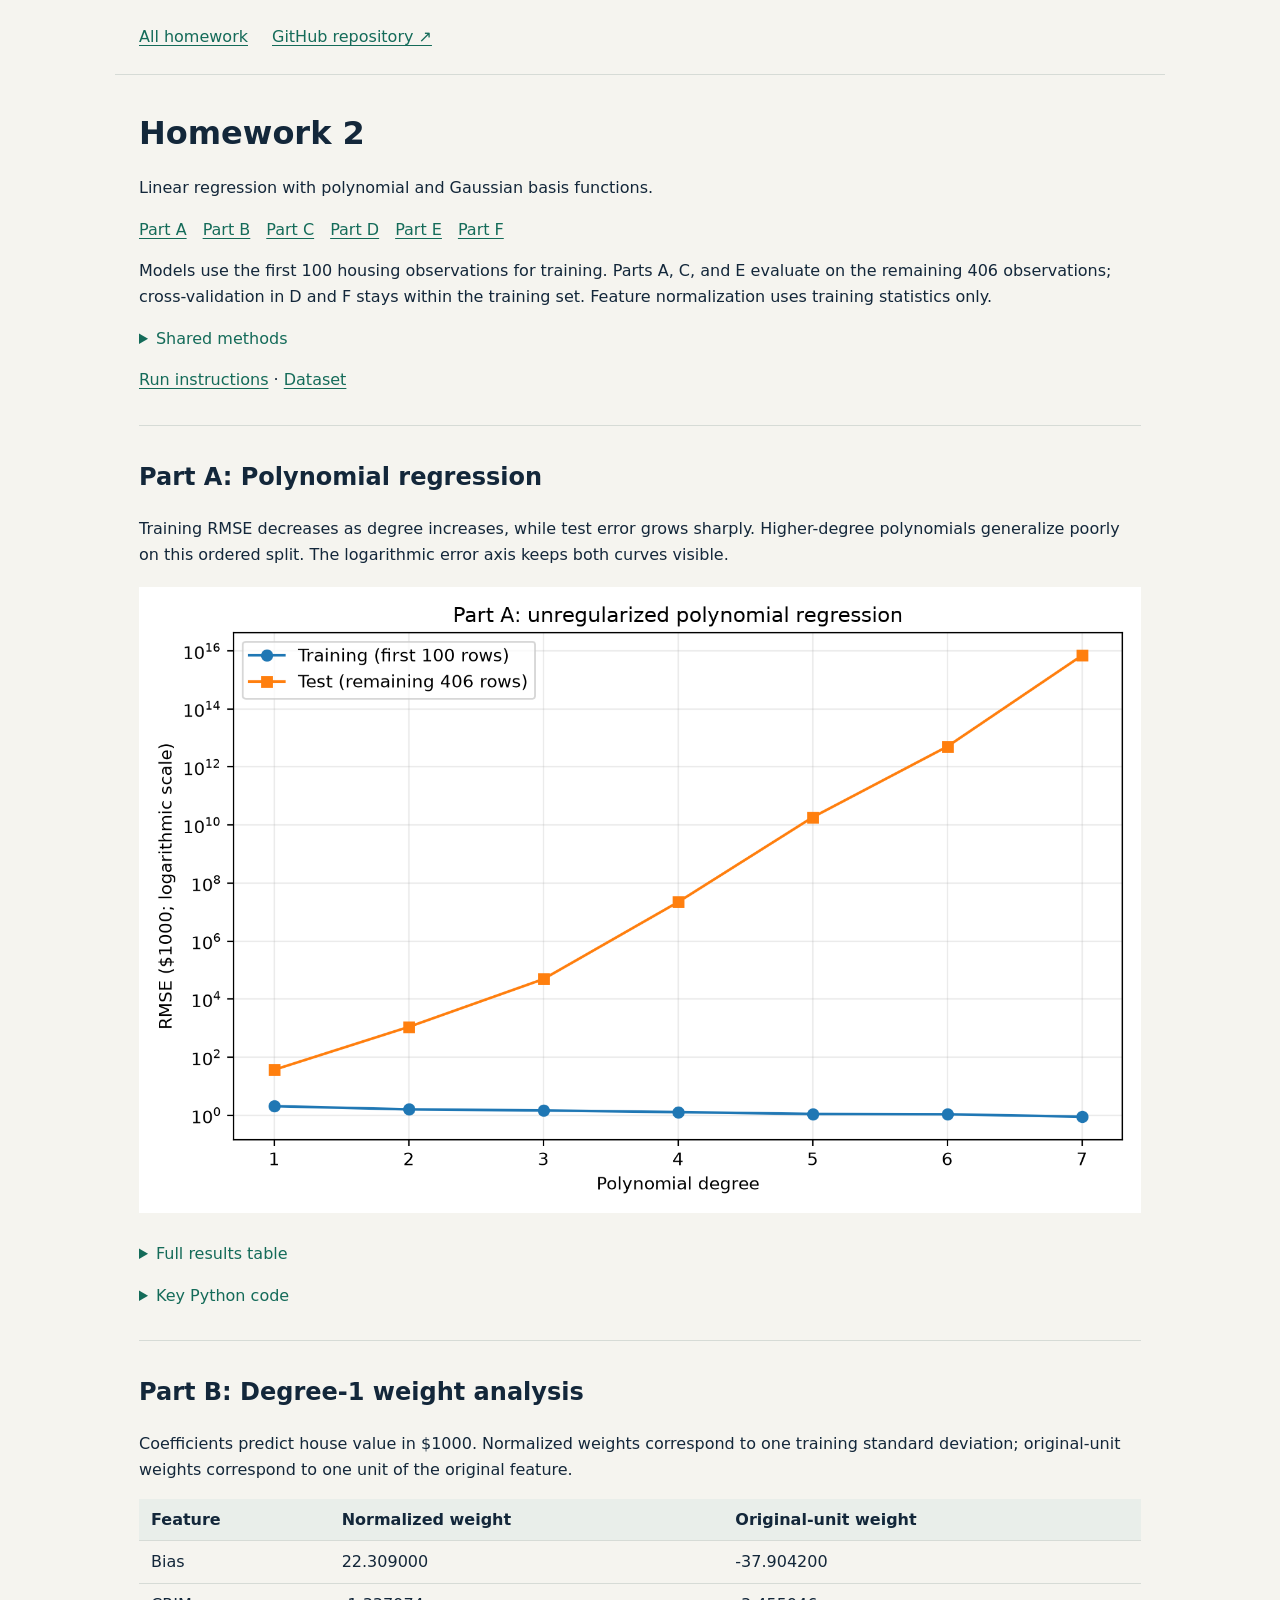
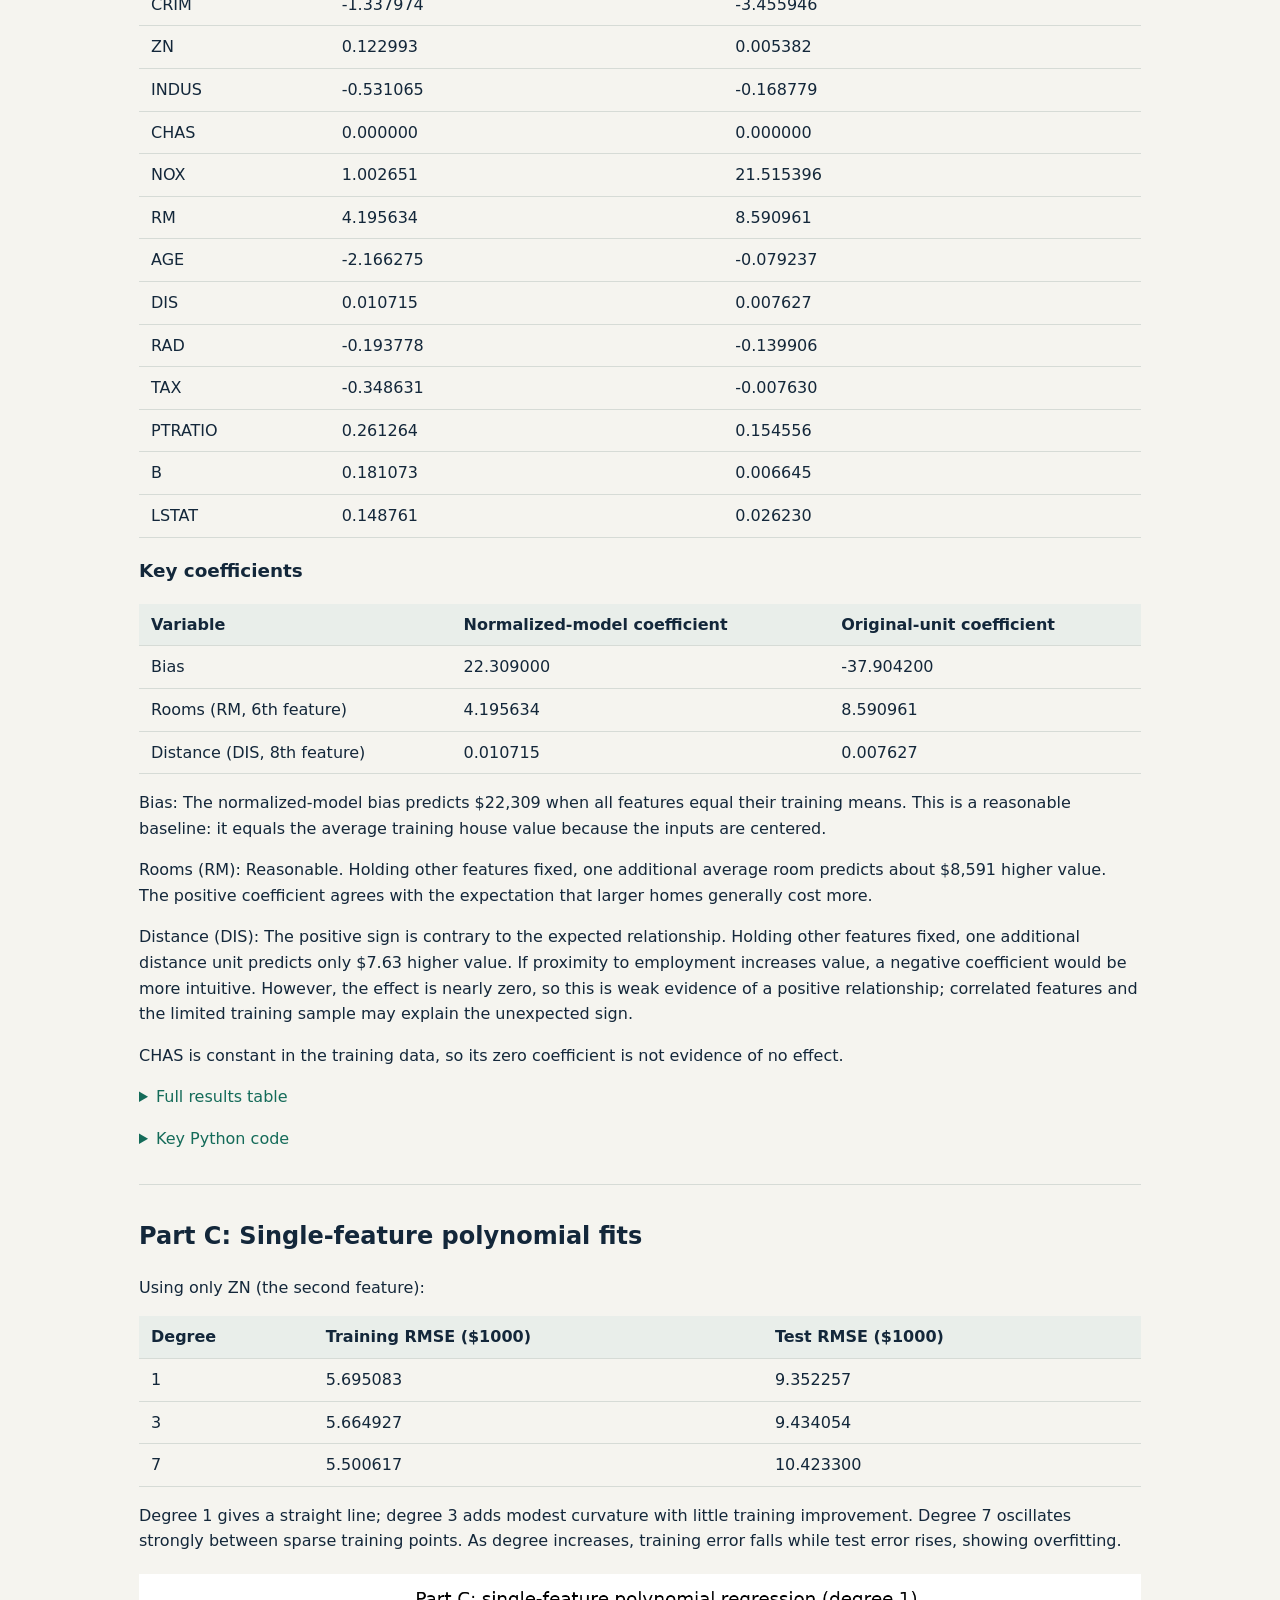
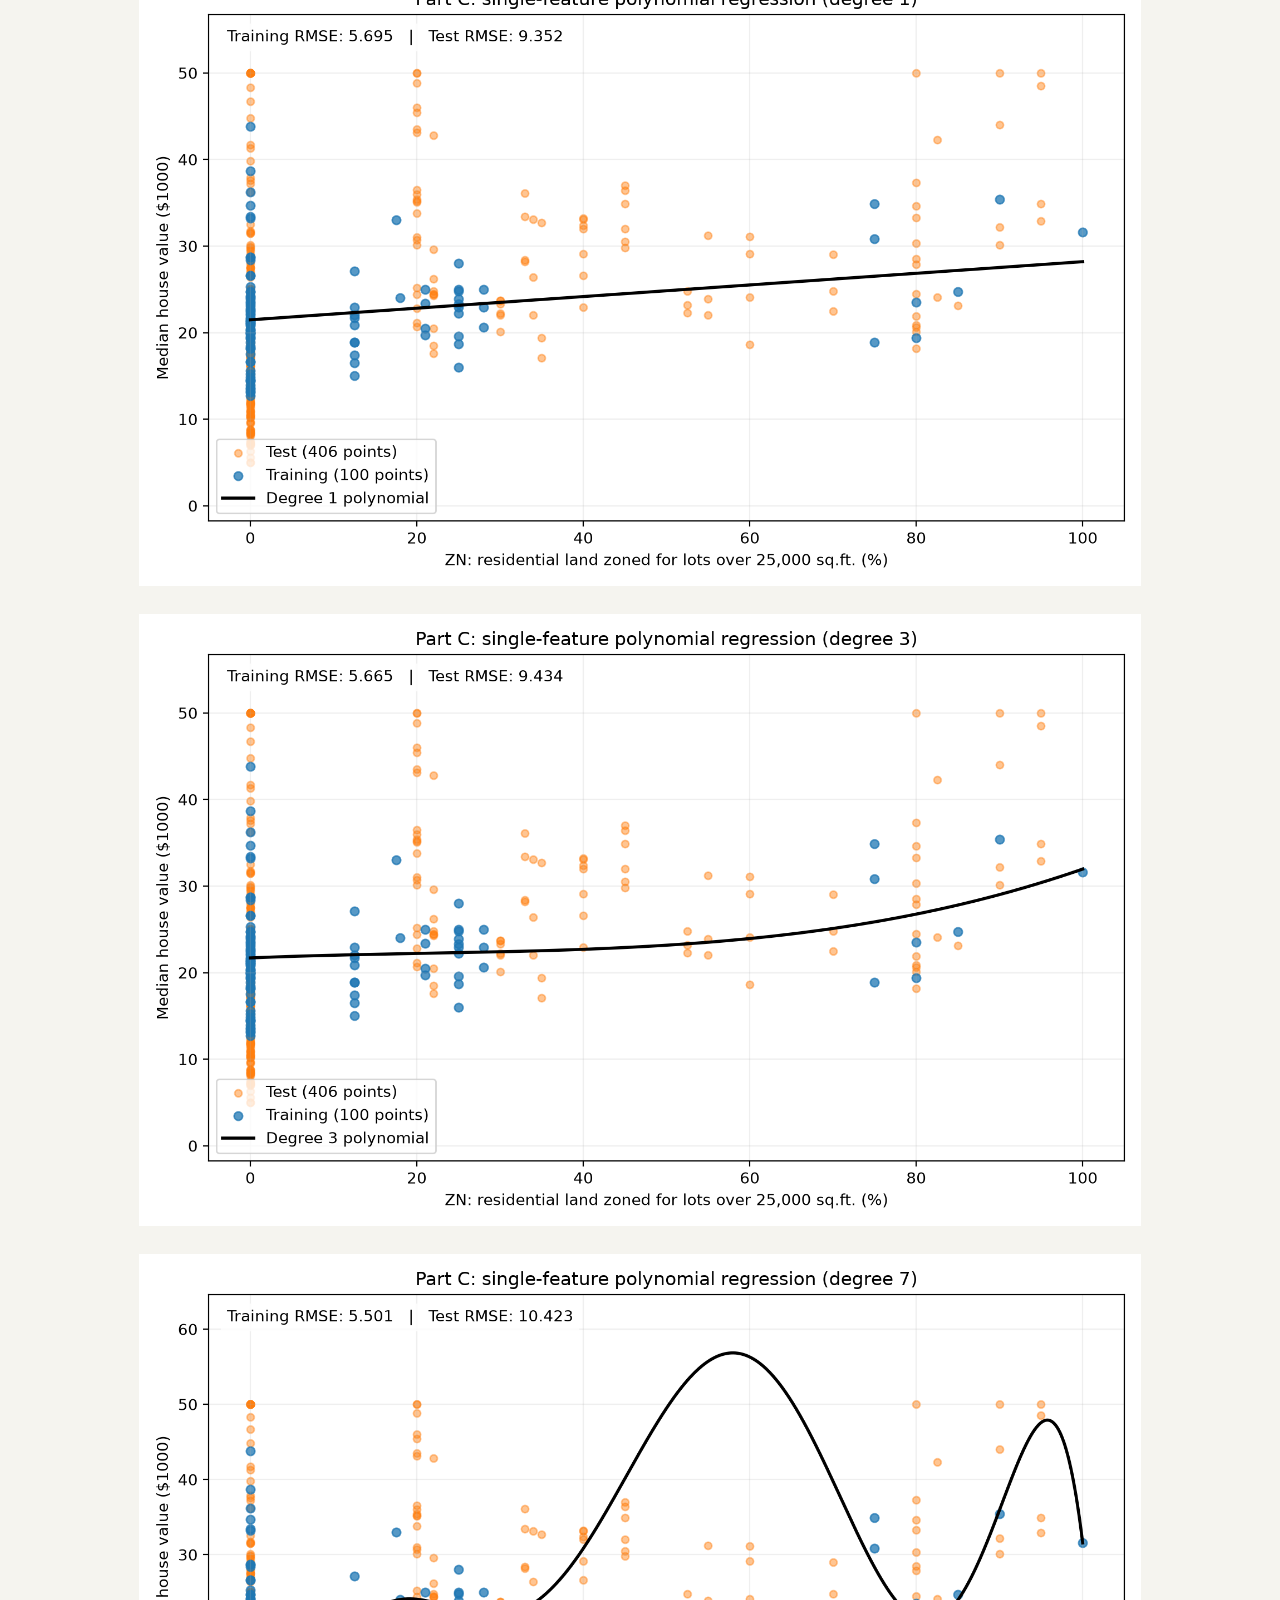
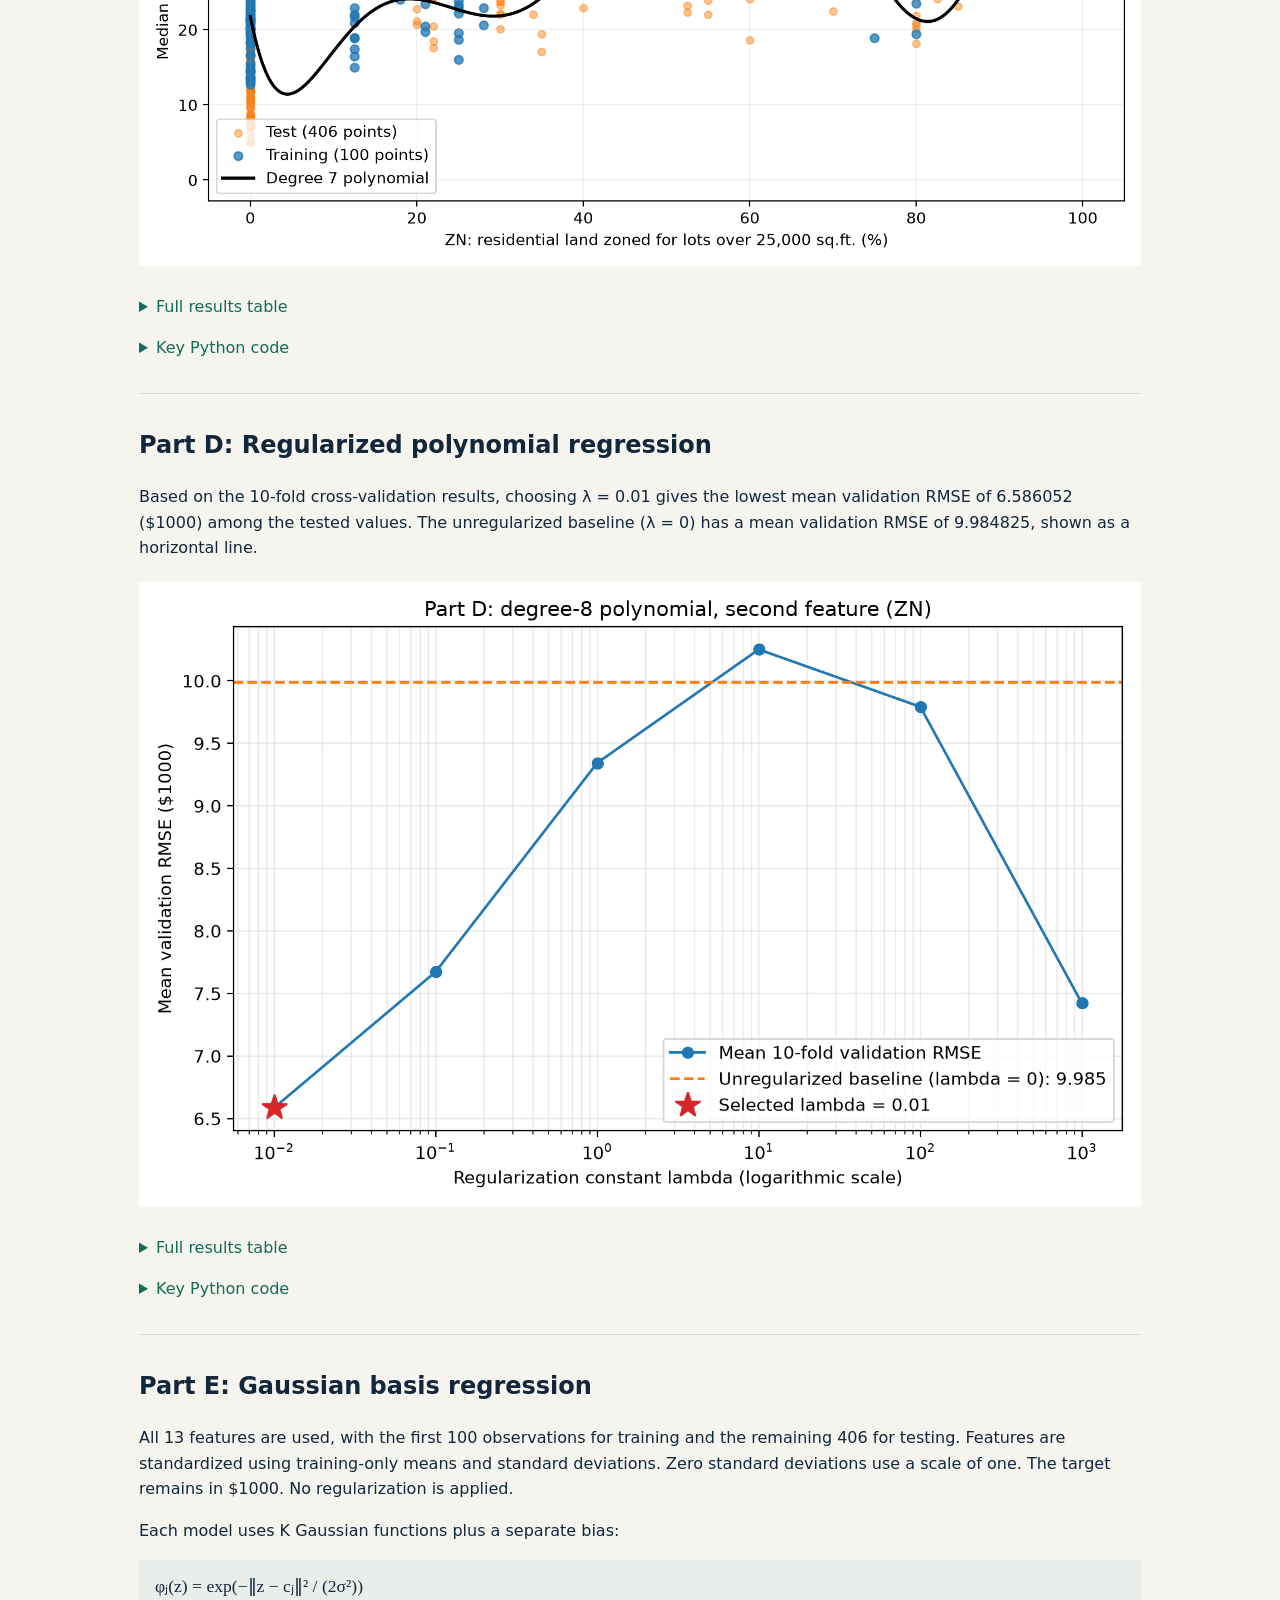
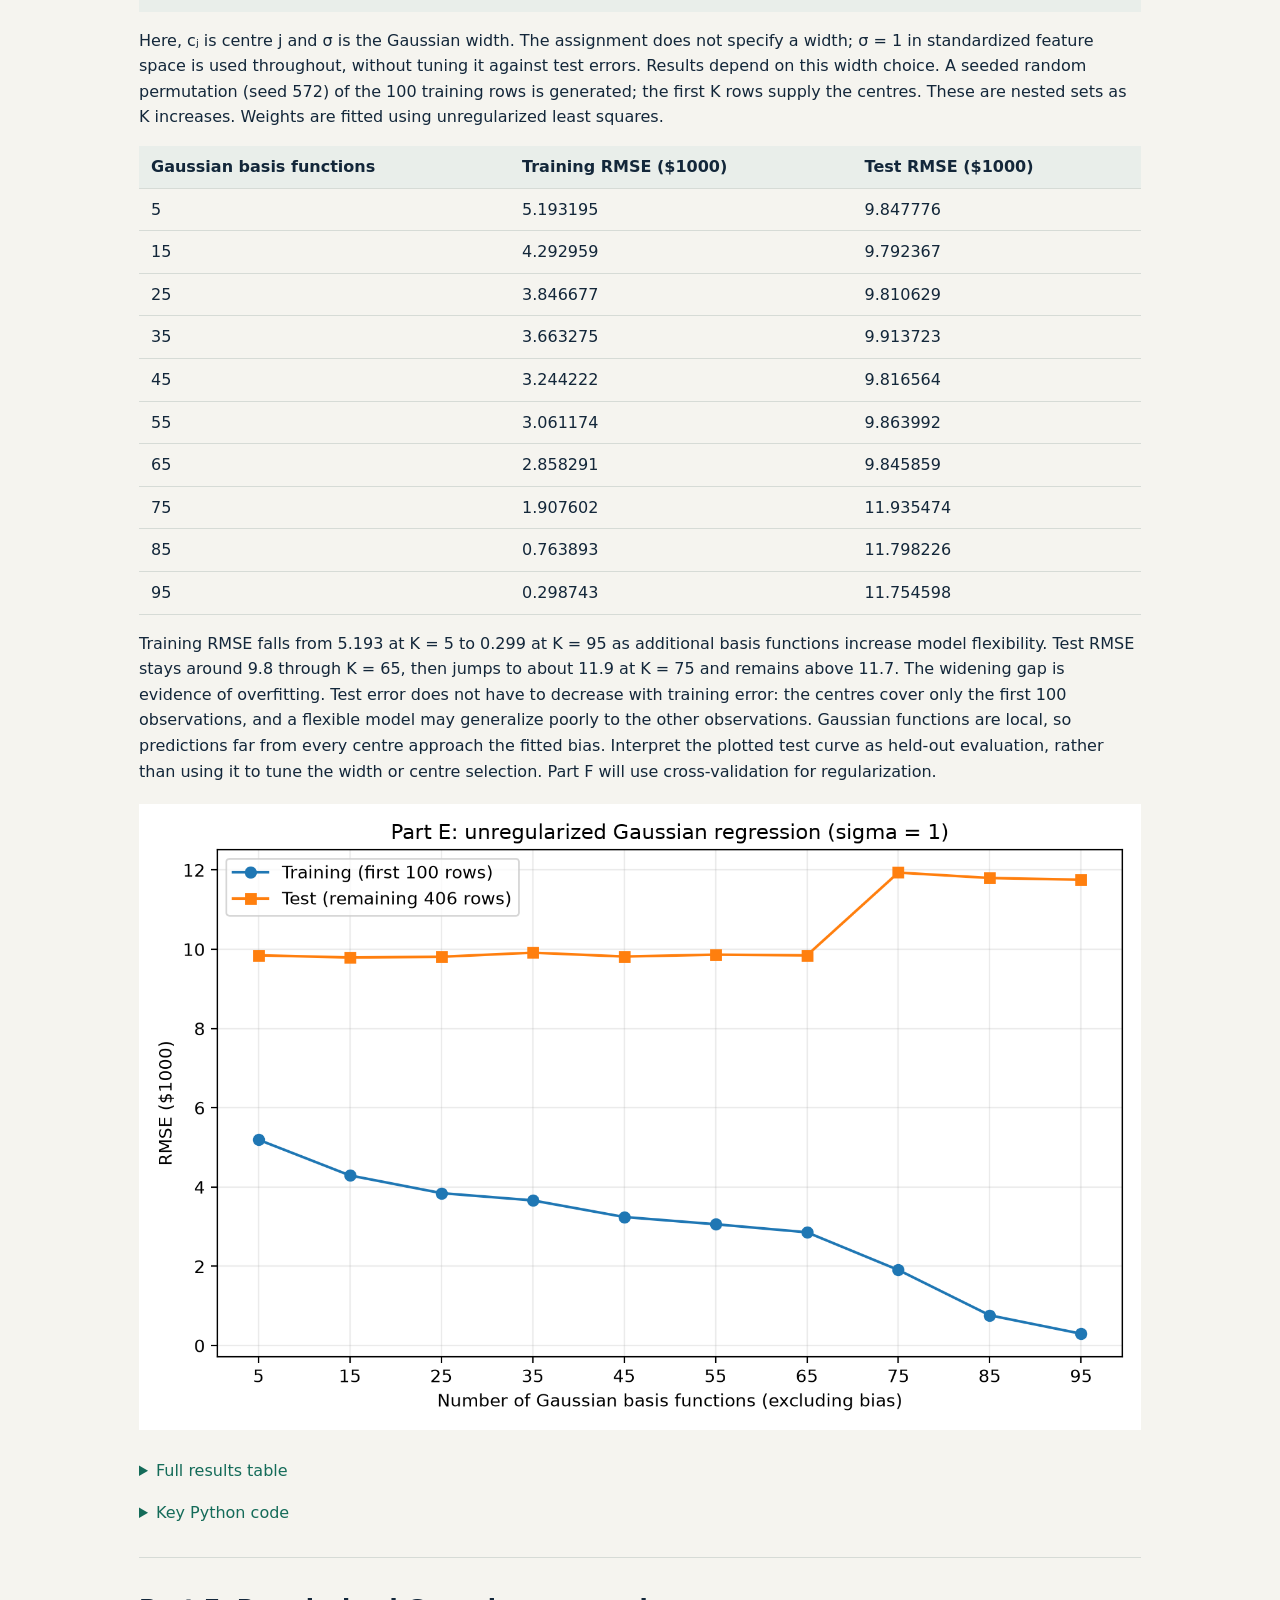
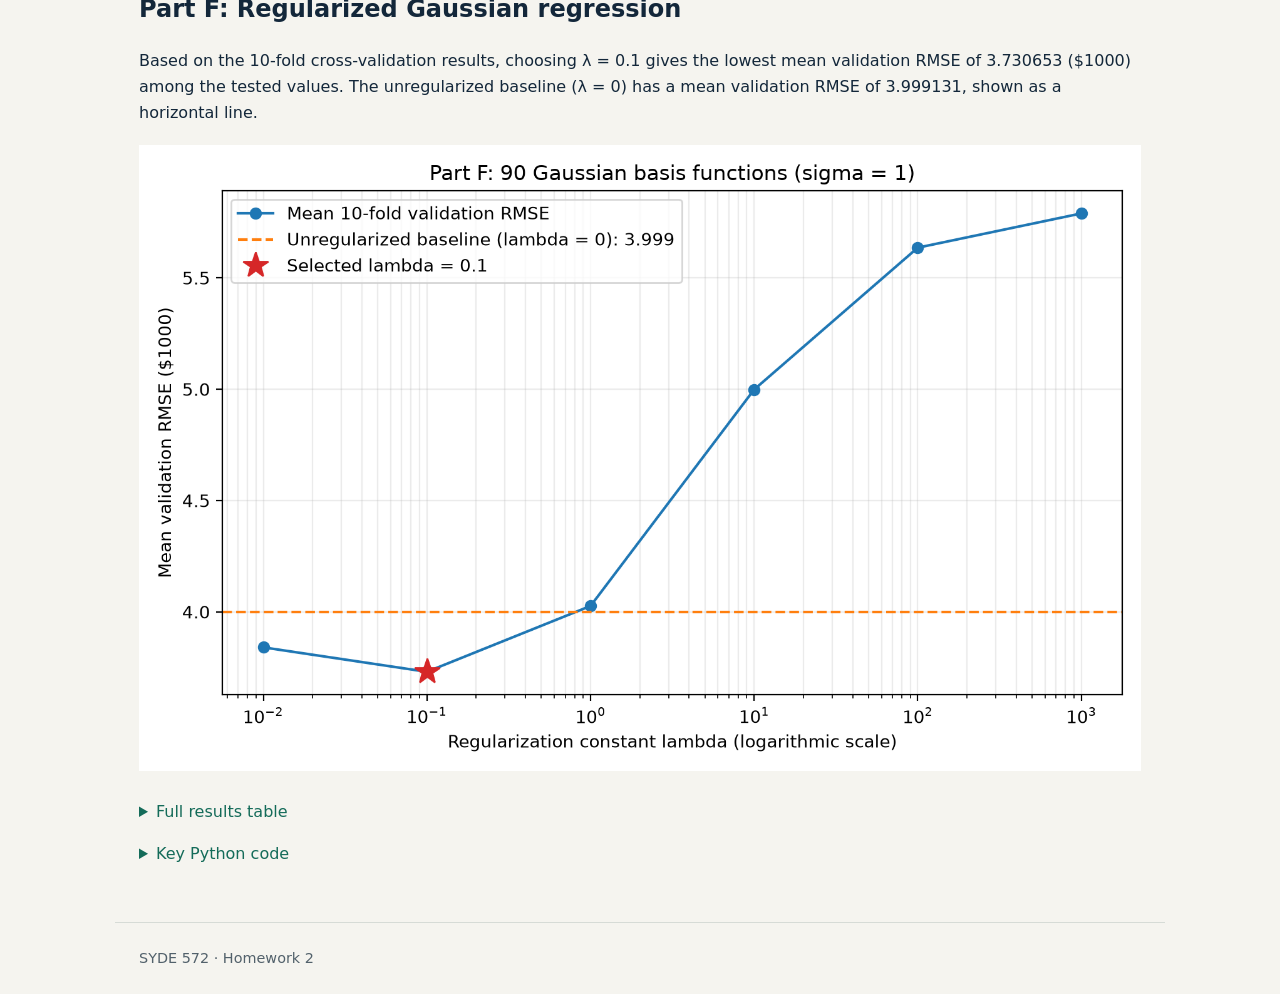
<file: HW2/index.html>
<!doctype html>
<html lang="en"><head><meta charset="utf-8"><meta name="viewport" content="width=device-width,initial-scale=1">
<title>SYDE 572 — Homework 2</title><link rel="stylesheet" href="../HW1/docs/style.css">
<link rel="canonical" href="https://ayaaniqbal.github.io/SYDE572/HW2/">
<style>nav{display:flex;flex-wrap:wrap;gap:16px}.status{border-left:4px solid #b57c18;padding:8px 14px;background:#fff3d9}pre{max-height:600px}section{scroll-margin-top:20px}header{flex-wrap:wrap}th{background:#e9eeea}noscript{display:block;padding:16px}</style>
<script src="site.js" defer></script></head><body>
<header><a href="../">All homework</a><a href="https://github.com/AyaanIqbal/SYDE572">GitHub repository ↗</a></header>
<main><h1>Homework 2</h1><p>Linear regression with polynomial and Gaussian basis functions.</p>
<nav aria-label="Assignment parts"><a href="#part-a">Part A</a><a href="#part-b">Part B</a><a href="#part-c">Part C</a><a href="#part-d">Part D</a><a href="#part-e">Part E</a><a href="#part-f">Part F</a></nav>
<p>Models use the first 100 housing observations for training. Parts A, C, and E evaluate on the remaining 406 observations; cross-validation in D and F stays within the training set. Feature normalization uses training statistics only.</p>
<details><summary>Shared methods</summary><p>Training uses the first 100 rows; testing uses the remaining 406. Features are standardized using training statistics, and house values remain in $1000. Every model includes a bias. Parts D and F use 10-fold cross-validation within the first 100 rows, with shuffled folds (seed 572) and normalization fitted within each fold. Ridge regression penalizes non-bias weights using summed squared error plus λ times their squared magnitudes. Gaussian models use σ = 1 in standardized feature space and centres selected from a seeded training-row permutation. In F, each fold’s 90 training rows supply all 90 centres.</p></details>
<p><a href="README.md">Run instructions</a> · <a href="data/boston_house_prices.csv">Dataset</a></p>
<noscript>Enable JavaScript to display the current notes, tables, and source inline. Plots and download links remain available below.</noscript>
<section id="part-a"><h2>Part A: Polynomial regression</h2><div data-notes="results/part_a_notes.md"><p>Loading discussion… <a href="results/part_a_notes.md">Read notes</a></p></div><figure><a href="plots/part_a_rmse.png"><img src="plots/part_a_rmse.png" alt="Part A: Polynomial regression" loading="lazy"></a></figure>
<details><summary>Full results table</summary><div data-csv="plots/part_a_errors.csv"><a href="plots/part_a_errors.csv">Download results (CSV)</a></div></details>
<details><summary>Key Python code</summary><p><a href="part_a.py" download>Download part_a.py</a></p><p>Excerpts from the current source; setup, plotting, and file output are omitted.</p><pre><code data-source="part_a.py">Loading source…</code></pre></details></section><section id="part-b"><h2>Part B: Degree-1 weight analysis</h2><div data-notes="results/part_b_notes.md"><p>Loading discussion… <a href="results/part_b_notes.md">Read notes</a></p></div>
<details><summary>Full results table</summary><div data-csv="results/part_b_weights.csv"><a href="results/part_b_weights.csv">Download results (CSV)</a></div></details>
<details><summary>Key Python code</summary><p><a href="part_b.py" download>Download part_b.py</a></p><p>Excerpts from the current source; setup, plotting, and file output are omitted.</p><pre><code data-source="part_b.py">Loading source…</code></pre></details></section><section id="part-c"><h2>Part C: Single-feature polynomial fits</h2><div data-notes="results/part_c_notes.md"><p>Loading discussion… <a href="results/part_c_notes.md">Read notes</a></p></div><figure><a href="plots/part_c_degree_1.png"><img src="plots/part_c_degree_1.png" alt="Part C: Single-feature polynomial fits" loading="lazy"></a></figure><figure><a href="plots/part_c_degree_3.png"><img src="plots/part_c_degree_3.png" alt="Part C: Single-feature polynomial fits" loading="lazy"></a></figure><figure><a href="plots/part_c_degree_7.png"><img src="plots/part_c_degree_7.png" alt="Part C: Single-feature polynomial fits" loading="lazy"></a></figure>
<details><summary>Full results table</summary><div data-csv="results/part_c_errors.csv"><a href="results/part_c_errors.csv">Download results (CSV)</a></div></details>
<details><summary>Key Python code</summary><p><a href="part_c.py" download>Download part_c.py</a></p><p>Excerpts from the current source; setup, plotting, and file output are omitted.</p><pre><code data-source="part_c.py">Loading source…</code></pre></details></section><section id="part-d"><h2>Part D: Regularized polynomial regression</h2><div data-notes="results/part_d_notes.md"><p>Loading discussion… <a href="results/part_d_notes.md">Read notes</a></p></div><figure><a href="plots/part_d_cross_validation.png"><img src="plots/part_d_cross_validation.png" alt="Part D: Regularized polynomial regression" loading="lazy"></a></figure>
<details><summary>Full results table</summary><div data-csv="results/part_d_cv_errors.csv"><a href="results/part_d_cv_errors.csv">Download results (CSV)</a></div></details>
<details><summary>Key Python code</summary><p><a href="part_d.py" download>Download part_d.py</a></p><p>Excerpts from the current source; setup, plotting, and file output are omitted.</p><pre><code data-source="part_d.py">Loading source…</code></pre></details></section><section id="part-e"><h2>Part E: Gaussian basis regression</h2><div data-notes="results/part_e_notes.md"><p>Loading discussion… <a href="results/part_e_notes.md">Read notes</a></p></div><figure><a href="plots/part_e_rmse.png"><img src="plots/part_e_rmse.png" alt="Part E: Gaussian basis regression" loading="lazy"></a></figure>
<details><summary>Full results table</summary><div data-csv="results/part_e_errors.csv"><a href="results/part_e_errors.csv">Download results (CSV)</a></div></details>
<details><summary>Key Python code</summary><p><a href="part_e.py" download>Download part_e.py</a></p><p>Excerpts from the current source; setup, plotting, and file output are omitted.</p><pre><code data-source="part_e.py">Loading source…</code></pre></details></section><section id="part-f"><h2>Part F: Regularized Gaussian regression</h2><div data-notes="results/part_f_notes.md"><p>Loading discussion… <a href="results/part_f_notes.md">Read notes</a></p></div><figure><a href="plots/part_f_cross_validation.png"><img src="plots/part_f_cross_validation.png" alt="Part F: Regularized Gaussian regression" loading="lazy"></a></figure>
<details><summary>Full results table</summary><div data-csv="results/part_f_cv_errors.csv"><a href="results/part_f_cv_errors.csv">Download results (CSV)</a></div></details>
<details><summary>Key Python code</summary><p><a href="part_f.py" download>Download part_f.py</a></p><p>Excerpts from the current source; setup, plotting, and file output are omitted.</p><pre><code data-source="part_f.py">Loading source…</code></pre></details></section></main><footer>SYDE 572 · Homework 2</footer></body></html>
</file>
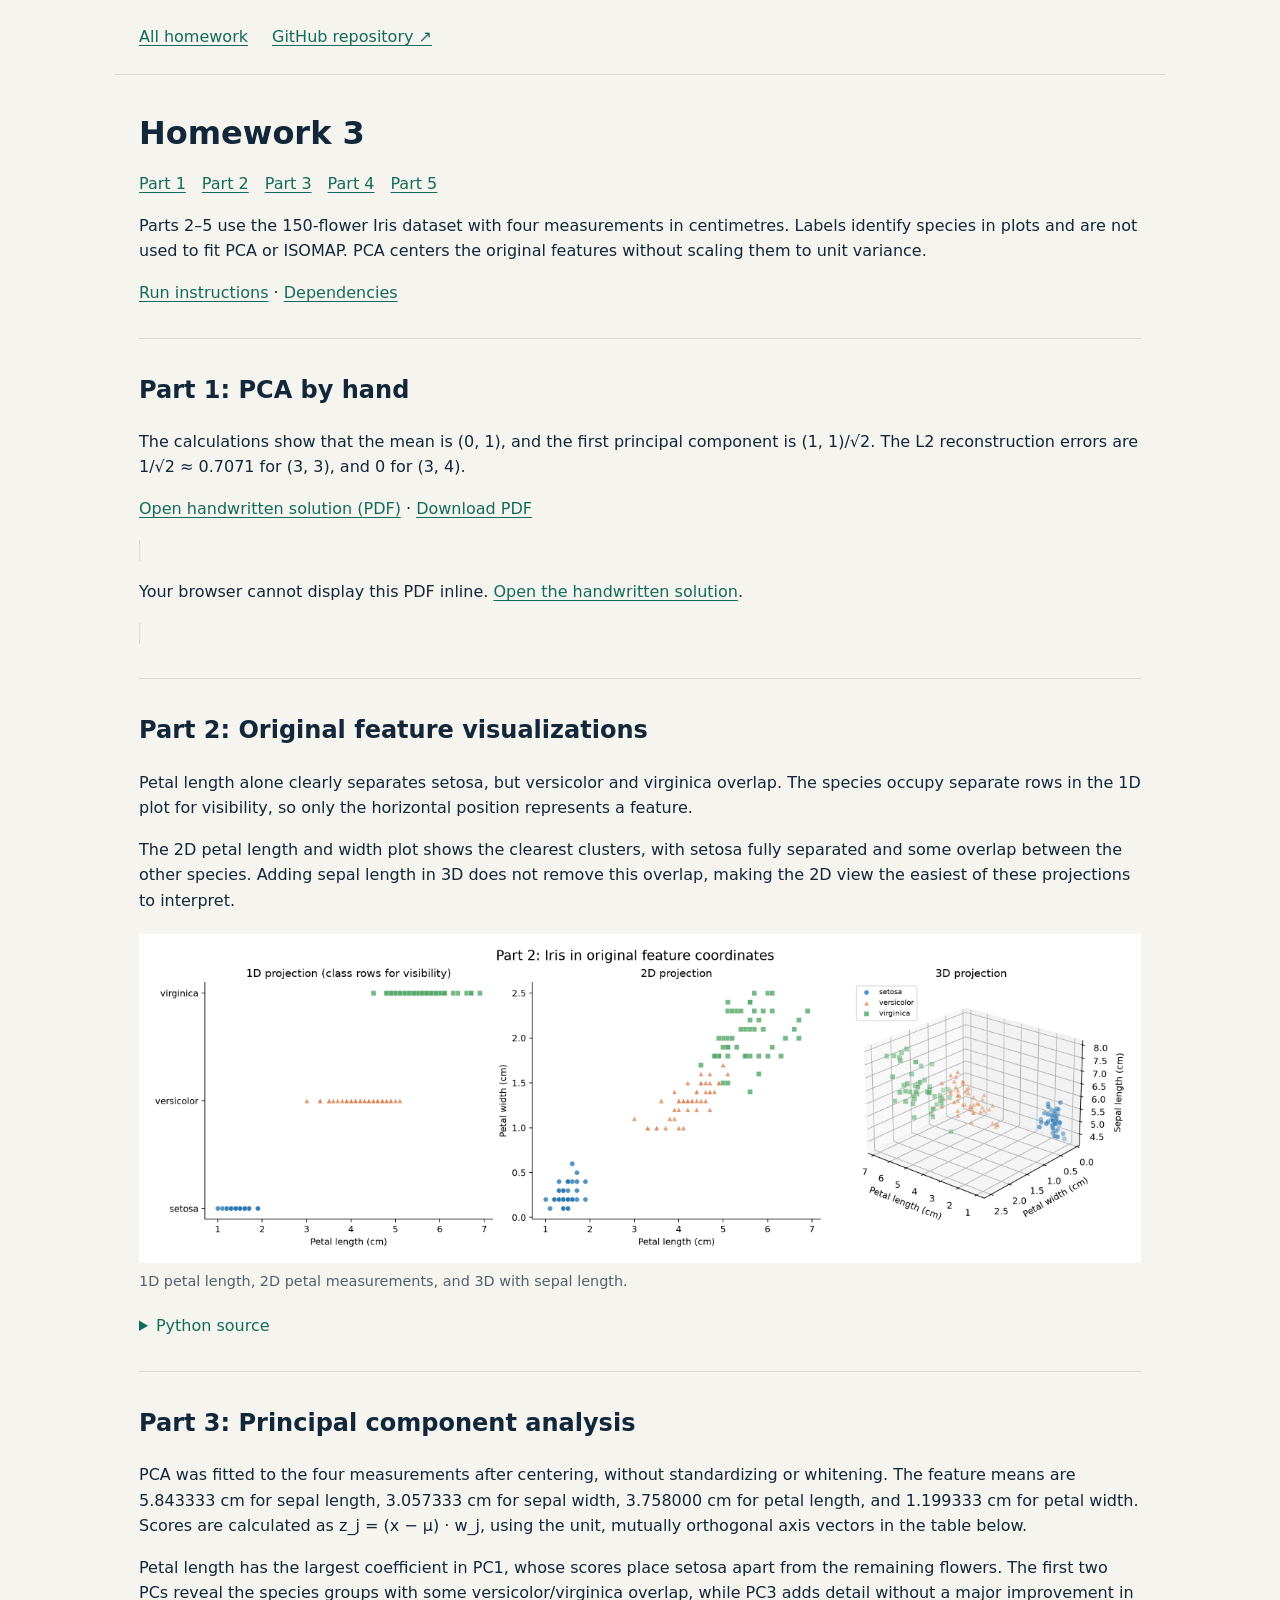
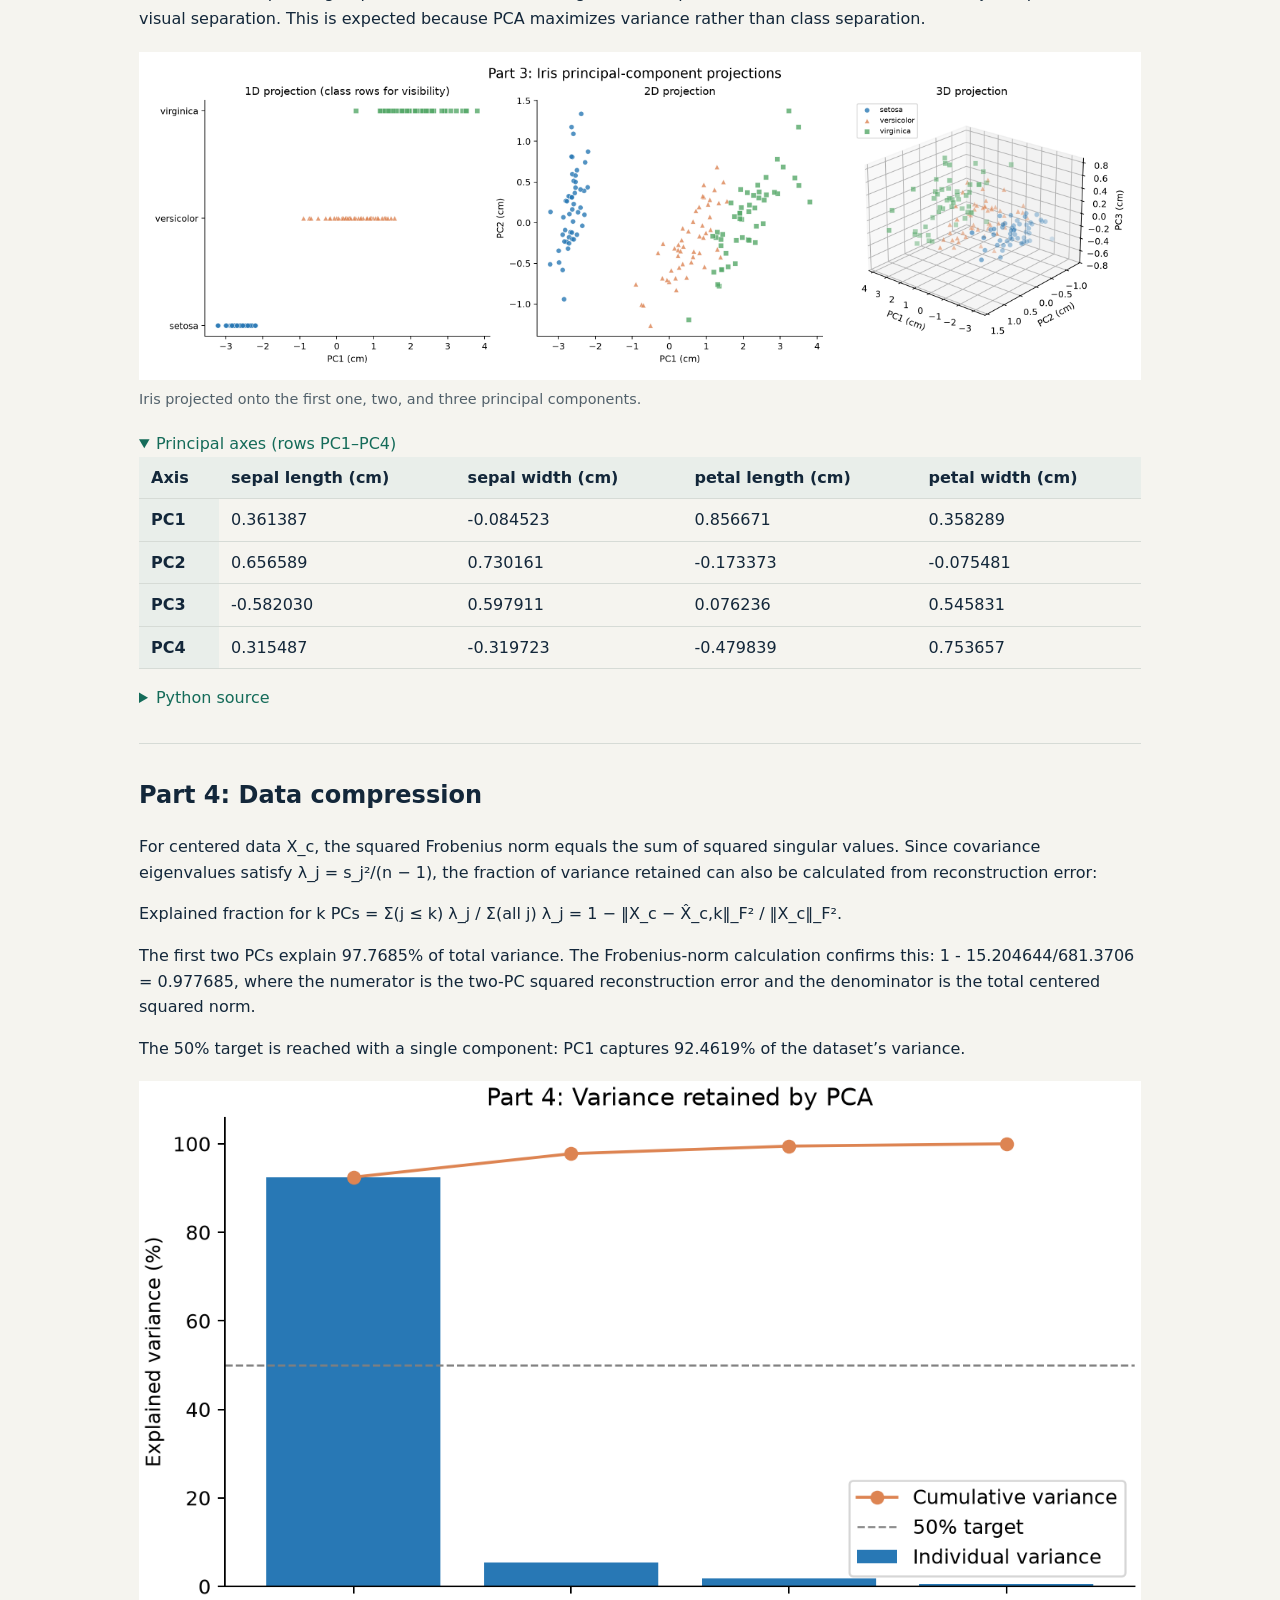
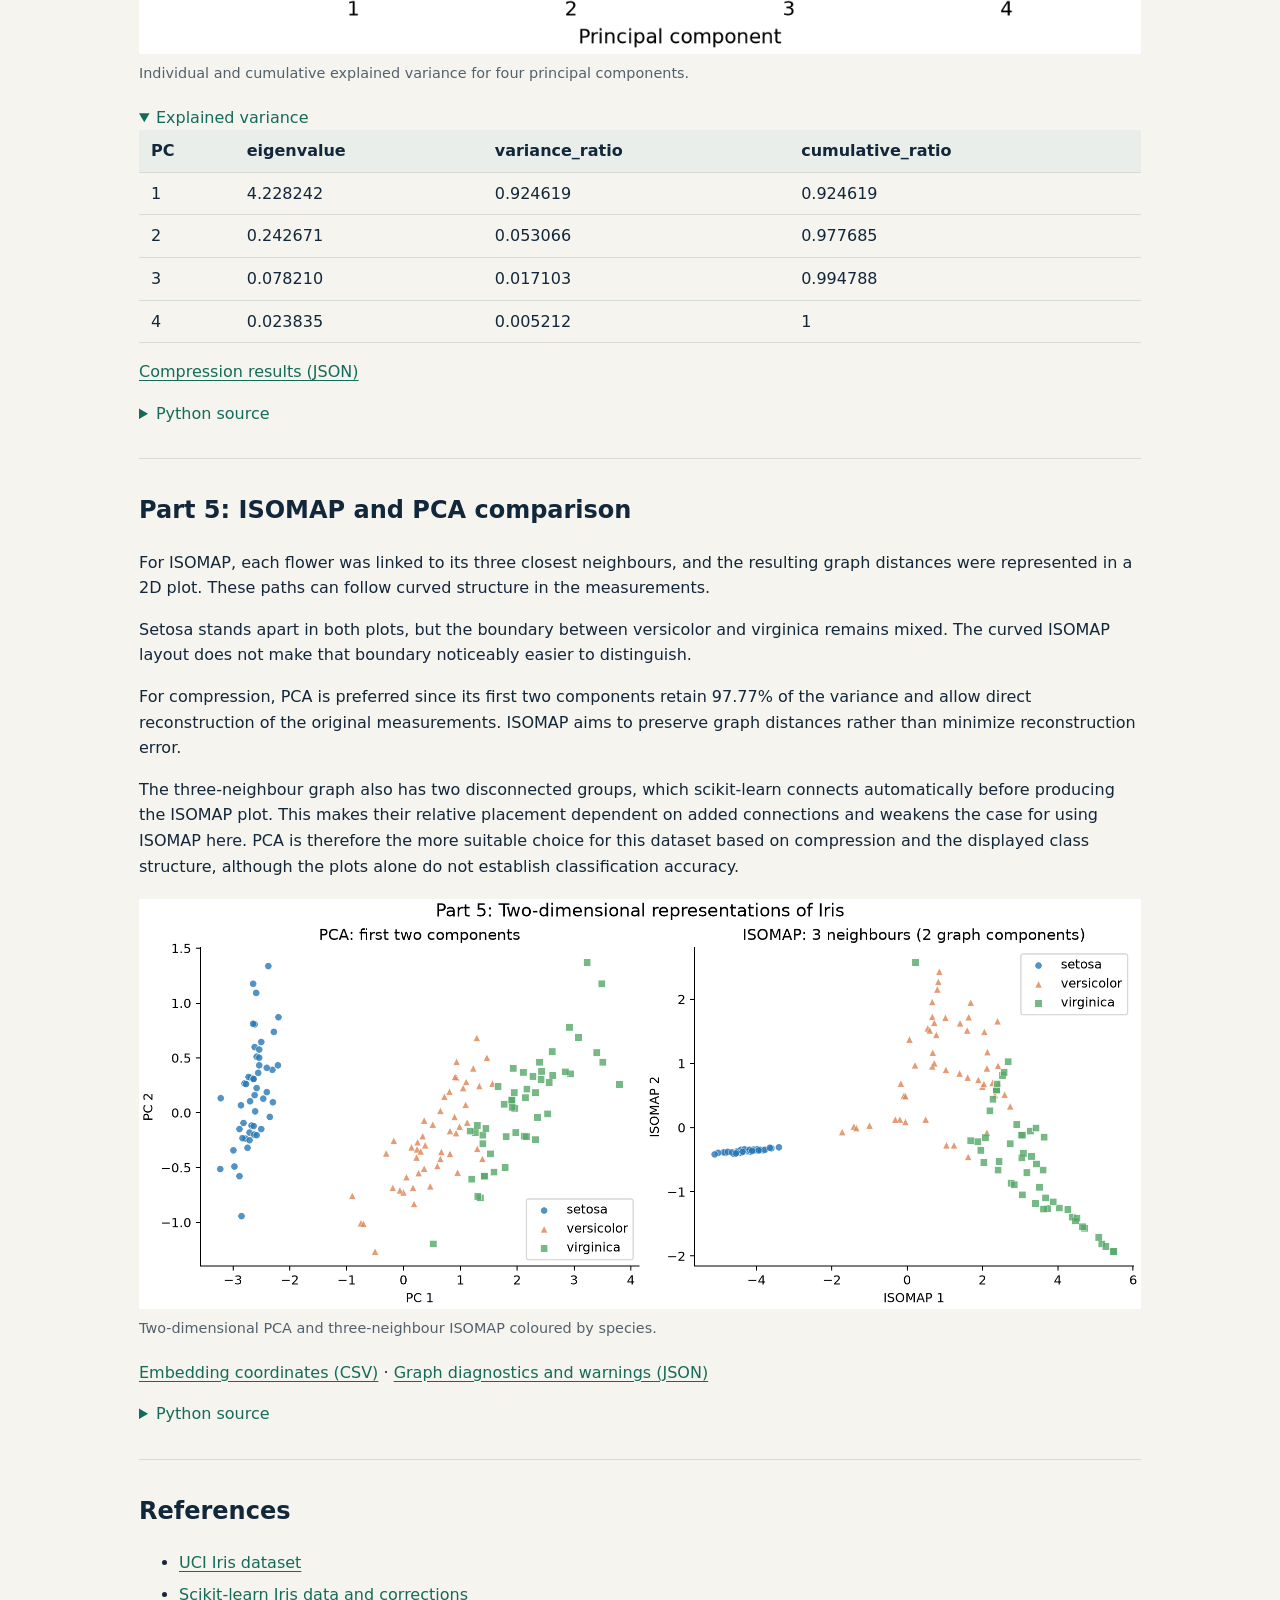
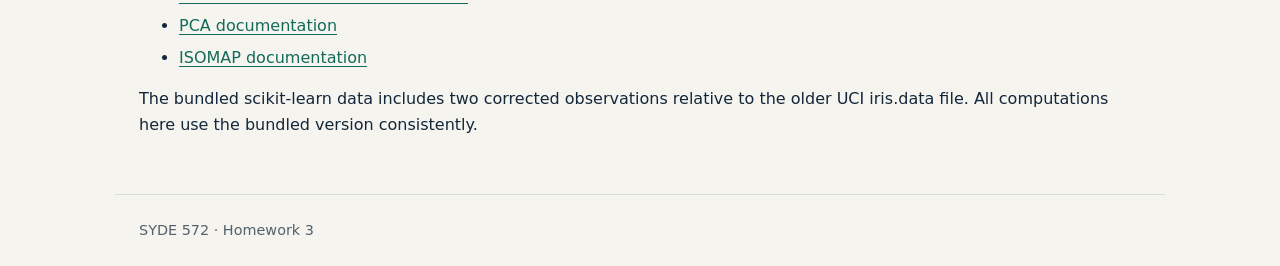
<file: HW3/index.html>
<!doctype html>
<html lang="en"><head><meta charset="utf-8"><meta name="viewport" content="width=device-width,initial-scale=1">
<title>SYDE 572 — Homework 3</title><link rel="stylesheet" href="../HW1/docs/style.css">
<link rel="canonical" href="https://ayaaniqbal.github.io/SYDE572/HW3/">
<style>nav{display:flex;flex-wrap:wrap;gap:16px}header{flex-wrap:wrap}section{scroll-margin-top:20px}pre{max-height:550px}th{background:#e9eeea}.result{padding:12px 16px;background:#e9eeea;border-left:4px solid #146b59}noscript{display:block;padding:16px}</style>
<script src="site.js" defer></script></head><body>
<header><a href="../">All homework</a><a href="https://github.com/AyaanIqbal/SYDE572">GitHub repository ↗</a></header>
<main><h1>Homework 3</h1>
<nav aria-label="Assignment parts"><a href="#part-1">Part 1</a><a href="#part-2">Part 2</a><a href="#part-3">Part 3</a><a href="#part-4">Part 4</a><a href="#part-5">Part 5</a></nav><p>Parts 2–5 use the 150-flower Iris dataset with four measurements in centimetres. Labels identify species in plots and are not used to fit PCA or ISOMAP. PCA centers the original features without scaling them to unit variance.</p>
<p><a href="README.md">Run instructions</a> · <a href="requirements.txt">Dependencies</a></p>
<noscript>Discussion and plots are available below. Enable JavaScript to load numerical tables and Python source inline. Direct file links remain available.</noscript>
<section id="part-1"><h2>Part 1: PCA by hand</h2><p>The calculations show that the mean is (0, 1), and the first principal component is (1, 1)/√2. The L2 reconstruction errors are 1/√2 ≈ 0.7071 for (3, 3), and 0 for (3, 4).</p>
<p><a href="handwritten/part1.pdf">Open handwritten solution (PDF)</a> · <a href="handwritten/part1.pdf" download>Download PDF</a></p>
<object data="handwritten/part1.pdf" type="application/pdf" aria-label="Handwritten Part 1 solution" style="width:100%;height:850px;height:min(850px,80vh);border:1px solid #d6dbd6"><p>Your browser cannot display this PDF inline. <a href="handwritten/part1.pdf">Open the handwritten solution</a>.</p></object>
</section>
<section id="part-2"><h2>Part 2: Original feature visualizations</h2><div data-notes="results/part2_notes.md"><p>Petal length alone clearly separates setosa, but versicolor and virginica overlap. The species occupy separate rows in the 1D plot for visibility, so only the horizontal position represents a feature.</p><p>The 2D petal length and width plot shows the clearest clusters, with setosa fully separated and some overlap between the other species. Adding sepal length in 3D does not remove this overlap, making the 2D view the easiest of these projections to interpret.</p></div><figure><a href="plots/part2_features.png"><img src="plots/part2_features.png" alt="1D petal length, 2D petal measurements, and 3D with sepal length" loading="lazy"></a><figcaption>1D petal length, 2D petal measurements, and 3D with sepal length.</figcaption></figure><details><summary>Python source</summary><p><a href="part2.py" download>Download part2.py</a></p><pre><code data-source="part2.py">Use the download link to read the source.</code></pre></details></section><section id="part-3"><h2>Part 3: Principal component analysis</h2><div data-notes="results/part3_notes.md"><p>PCA was fitted to the four measurements after centering, without standardizing or whitening. The feature means are 5.843333 cm for sepal length, 3.057333 cm for sepal width, 3.758000 cm for petal length, and 1.199333 cm for petal width. Scores are calculated as z_j = (x − μ) · w_j, using the unit, mutually orthogonal axis vectors in the table below.</p><p>Petal length has the largest coefficient in PC1, whose scores place setosa apart from the remaining flowers. The first two PCs reveal the species groups with some versicolor/virginica overlap, while PC3 adds detail without a major improvement in visual separation. This is expected because PCA maximizes variance rather than class separation.</p></div><figure><a href="plots/part3_pca.png"><img src="plots/part3_pca.png" alt="Iris projected onto the first one, two, and three principal components" loading="lazy"></a><figcaption>Iris projected onto the first one, two, and three principal components.</figcaption></figure><details open><summary>Principal axes (rows PC1–PC4)</summary><div data-csv="results/pca_axes.csv"><a href="results/pca_axes.csv">Download axes (CSV)</a></div></details><details><summary>Python source</summary><p><a href="part3.py" download>Download part3.py</a></p><p>Uses plotting helpers from <a href="part2.py" download>part2.py</a>.</p><pre><code data-source="part3.py">Use the download link to read the source.</code></pre></details></section><section id="part-4"><h2>Part 4: Data compression</h2><div data-notes="results/part4_notes.md"><p>For centered data X_c, the squared Frobenius norm equals the sum of squared singular values. Since covariance eigenvalues satisfy λ_j = s_j²/(n − 1), the fraction of variance retained can also be calculated from reconstruction error:</p><p>Explained fraction for k PCs = Σ(j ≤ k) λ_j / Σ(all j) λ_j = 1 − ‖X_c − X̂_c,k‖_F² / ‖X_c‖_F².</p><p>The first two PCs explain 97.7685% of total variance. The Frobenius-norm calculation confirms this: 1 − 15.204644/681.3706 = 0.977685, where the numerator is the two-PC squared reconstruction error and the denominator is the total centered squared norm.</p><p>The 50% target is reached with a single component: PC1 captures 92.4619% of the dataset’s variance.</p></div><figure><a href="plots/part4_variance.png"><img src="plots/part4_variance.png" alt="Individual and cumulative explained variance for four principal components" loading="lazy"></a><figcaption>Individual and cumulative explained variance for four principal components.</figcaption></figure><details open><summary>Explained variance</summary><div data-csv="results/explained_variance.csv"><a href="results/explained_variance.csv">Download variance table (CSV)</a></div></details><p><a href="results/part4_compression.json">Compression results (JSON)</a></p><details><summary>Python source</summary><p><a href="part4.py" download>Download part4.py</a></p><p>Uses plotting helpers from <a href="part2.py" download>part2.py</a>.</p><pre><code data-source="part4.py">Use the download link to read the source.</code></pre></details></section><section id="part-5"><h2>Part 5: ISOMAP and PCA comparison</h2><div data-notes="results/part5_notes.md"><p>For ISOMAP, each flower was linked to its three closest neighbours, and the resulting graph distances were represented in a 2D plot. These paths can follow curved structure in the measurements.</p><p>Setosa stands apart in both plots, but the boundary between versicolor and virginica remains mixed. The curved ISOMAP layout does not make that boundary noticeably easier to distinguish.</p><p>For compression, I prefer PCA because its first two components retain 97.77% of the variance and allow direct reconstruction of the original measurements. ISOMAP aims to preserve graph distances rather than minimize reconstruction error.</p><p>The three-neighbour graph also has two disconnected groups, which scikit-learn connects automatically before producing the ISOMAP plot. This makes their relative placement dependent on added connections and weakens the case for using ISOMAP here. PCA is therefore the more suitable choice for this dataset based on compression and the displayed class structure, although the plots alone do not establish classification accuracy.</p></div><figure><a href="plots/part5_pca_isomap.png"><img src="plots/part5_pca_isomap.png" alt="Two-dimensional PCA and three-neighbour ISOMAP coloured by species" loading="lazy"></a><figcaption>Two-dimensional PCA and three-neighbour ISOMAP coloured by species.</figcaption></figure><p><a href="results/isomap_embedding.csv">Embedding coordinates (CSV)</a> · <a href="results/part5_diagnostics.json">Graph diagnostics and warnings (JSON)</a></p><details><summary>Python source</summary><p><a href="part5.py" download>Download part5.py</a></p><p>Uses plotting helpers from <a href="part2.py" download>part2.py</a>.</p><pre><code data-source="part5.py">Use the download link to read the source.</code></pre></details></section><section><h2>References</h2><ul><li><a href="https://archive.ics.uci.edu/dataset/53/iris">UCI Iris dataset</a></li><li><a href="https://scikit-learn.org/stable/modules/generated/sklearn.datasets.load_iris.html">Scikit-learn Iris data and corrections</a></li><li><a href="https://scikit-learn.org/stable/modules/generated/sklearn.decomposition.PCA.html">PCA documentation</a></li><li><a href="https://scikit-learn.org/stable/modules/generated/sklearn.manifold.Isomap.html">ISOMAP documentation</a></li></ul><p>The bundled scikit-learn data includes two corrected observations relative to the older UCI iris.data file. All computations here use the bundled version consistently.</p></section></main><footer>SYDE 572 · Homework 3</footer></body></html>
</file>
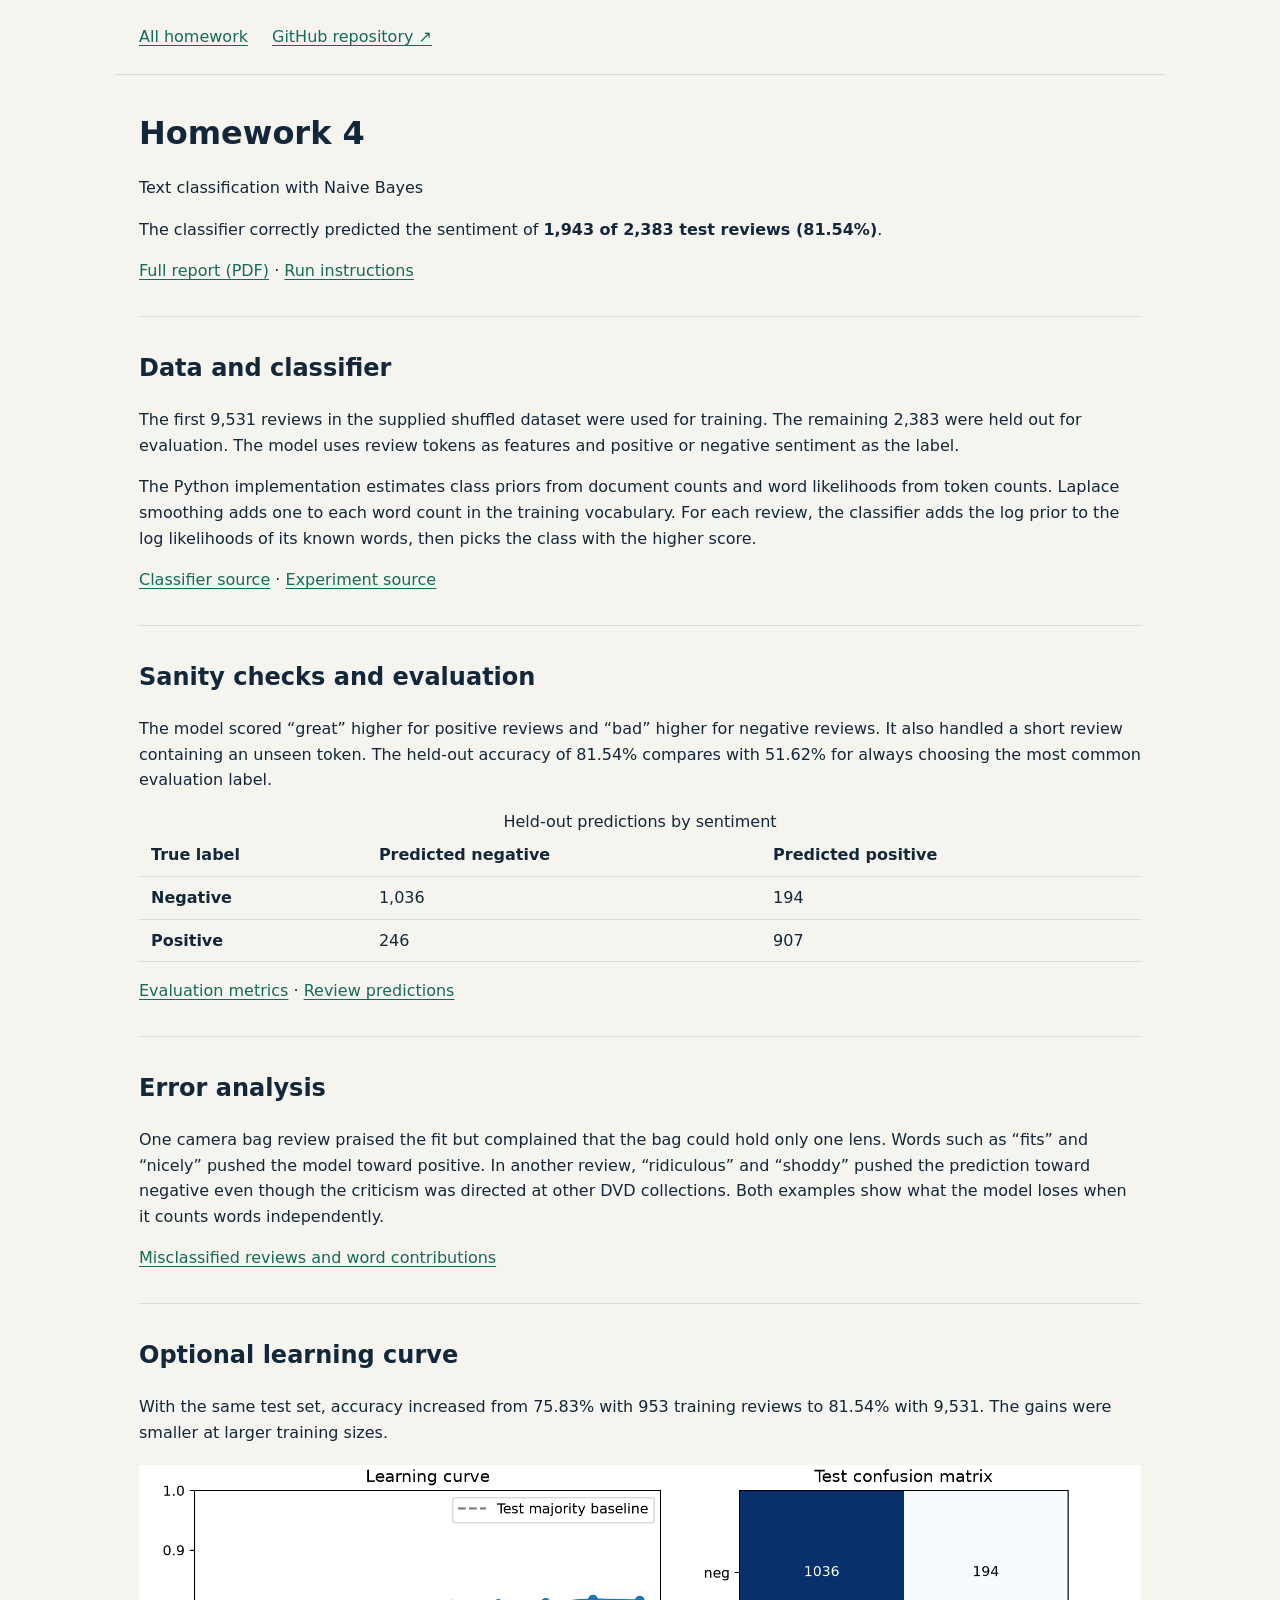
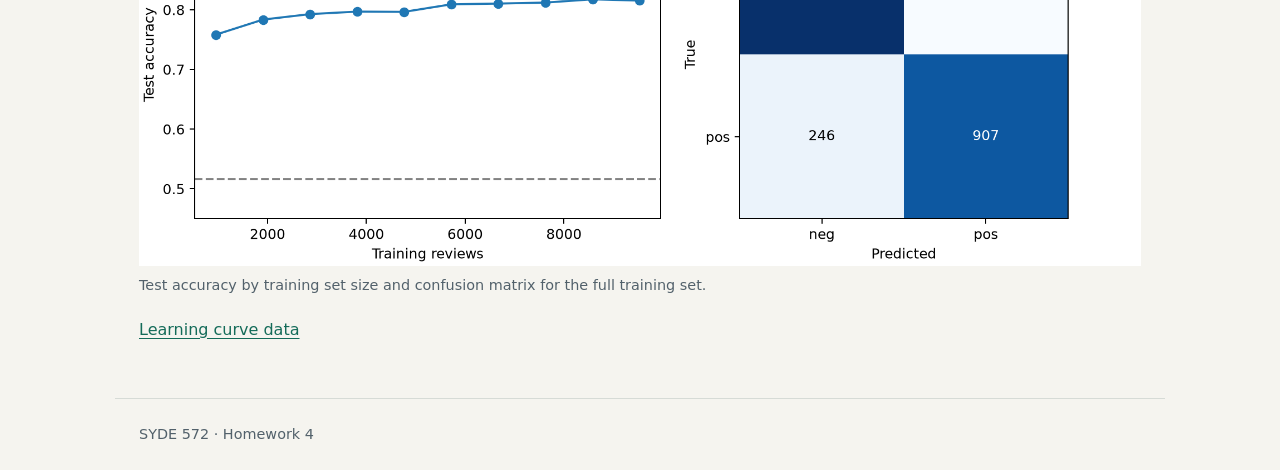
<file: HW4/index.html>
<!doctype html>
<html lang="en">
<head>
  <meta charset="utf-8">
  <meta name="viewport" content="width=device-width, initial-scale=1">
  <title>SYDE 572 — Homework 4</title>
  <link rel="stylesheet" href="../HW1/docs/style.css">
  <link rel="canonical" href="https://ayaaniqbal.github.io/SYDE572/HW4/">
</head>
<body>
  <header>
    <a href="../">All homework</a>
    <a href="https://github.com/AyaanIqbal/SYDE572/tree/main/HW4">GitHub repository ↗</a>
  </header>
  <main>
    <h1>Homework 4</h1>
    <p>Text classification with Naive Bayes</p>
    <p>The classifier correctly predicted the sentiment of <strong>1,943 of 2,383 test reviews (81.54%)</strong>.</p>
    <p><a href="output/pdf/assignment4_report.pdf">Full report (PDF)</a> ·
      <a href="https://github.com/AyaanIqbal/SYDE572/tree/main/HW4#assignment-4---naive-bayes-sentiment-classification">Run instructions</a></p>

    <section>
      <h2>Data and classifier</h2>
      <p>The first 9,531 reviews in the supplied shuffled dataset were used for training. The remaining 2,383 were held out for evaluation. The model uses review tokens as features and positive or negative sentiment as the label.</p>
      <p>The Python implementation estimates class priors from document counts and word likelihoods from token counts. Laplace smoothing adds one to each word count in the training vocabulary. For each review, the classifier adds the log prior to the log likelihoods of its known words, then picks the class with the higher score.</p>
      <p><a href="naive_bayes.py" download>Classifier source</a> · <a href="run_assignment.py" download>Experiment source</a></p>
    </section>

    <section>
      <h2>Sanity checks and evaluation</h2>
      <p>The model scored “great” higher for positive reviews and “bad” higher for negative reviews. It also handled a short review containing an unseen token. The held-out accuracy of 81.54% compares with 51.62% for always choosing the most common evaluation label.</p>
      <table>
        <caption>Held-out predictions by sentiment</caption>
        <thead><tr><th scope="col">True label</th><th scope="col">Predicted negative</th><th scope="col">Predicted positive</th></tr></thead>
        <tbody>
          <tr><th scope="row">Negative</th><td>1,036</td><td>194</td></tr>
          <tr><th scope="row">Positive</th><td>246</td><td>907</td></tr>
        </tbody>
      </table>
      <p><a href="results/metrics.json">Evaluation metrics</a> · <a href="results/predictions.csv" download>Review predictions</a></p>
    </section>

    <section>
      <h2>Error analysis</h2>
      <p>One camera bag review praised the fit but complained that the bag could hold only one lens. Words such as “fits” and “nicely” pushed the model toward positive. In another review, “ridiculous” and “shoddy” pushed the prediction toward negative even though the criticism was directed at other DVD collections. Both examples show what the model loses when it counts words independently.</p>
      <p><a href="results/error_examples.json">Misclassified reviews and word contributions</a></p>
    </section>

    <section>
      <h2>Optional learning curve</h2>
      <p>With the same test set, accuracy increased from 75.83% with 953 training reviews to 81.54% with 9,531. The gains were smaller at larger training sizes.</p>
      <figure>
        <a href="plots/evaluation.png"><img src="plots/evaluation.png" alt="Test accuracy rises from about 76% to 82% as the training set grows. The confusion matrix shows 1,036 correct negative and 907 correct positive predictions."></a>
        <figcaption>Test accuracy by training set size and confusion matrix for the full training set.</figcaption>
      </figure>
      <p><a href="results/learning_curve.csv" download>Learning curve data</a></p>
    </section>
  </main>
  <footer>SYDE 572 · Homework 4</footer>
</body>
</html>
</file>
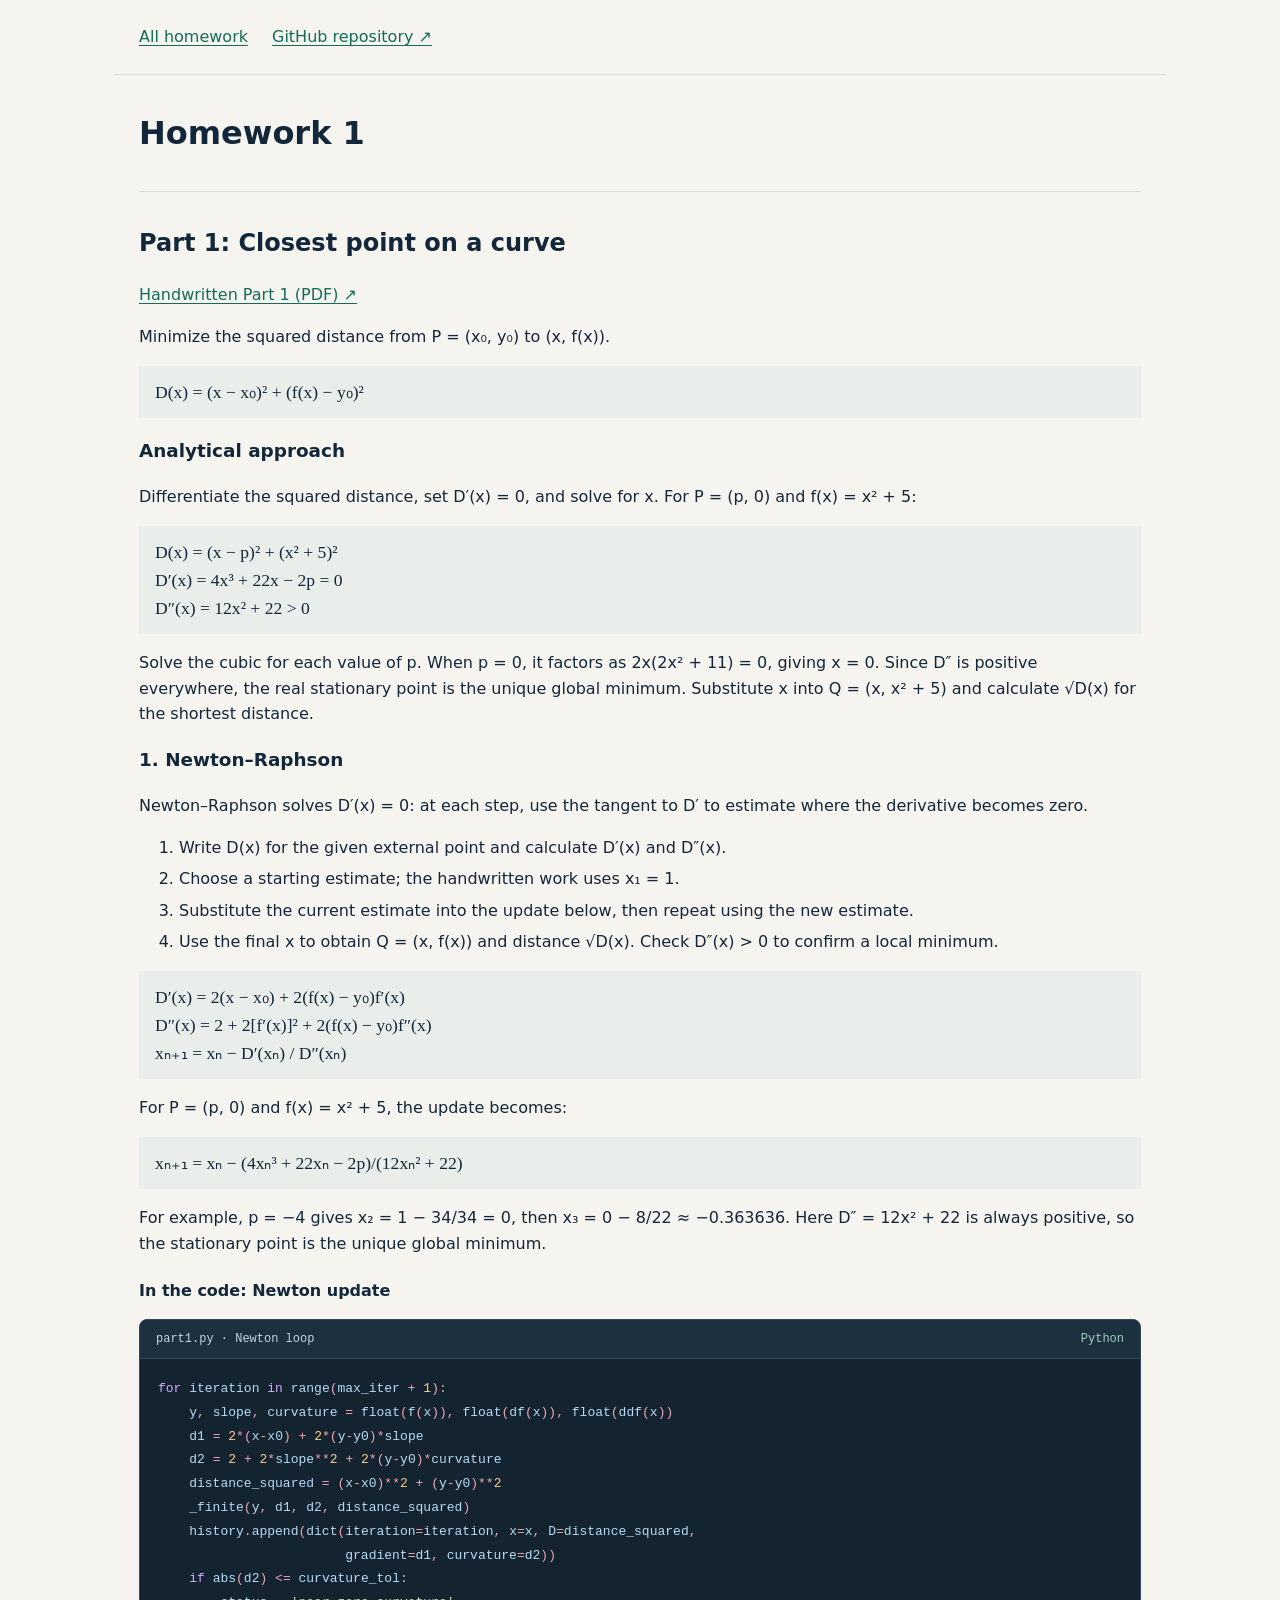
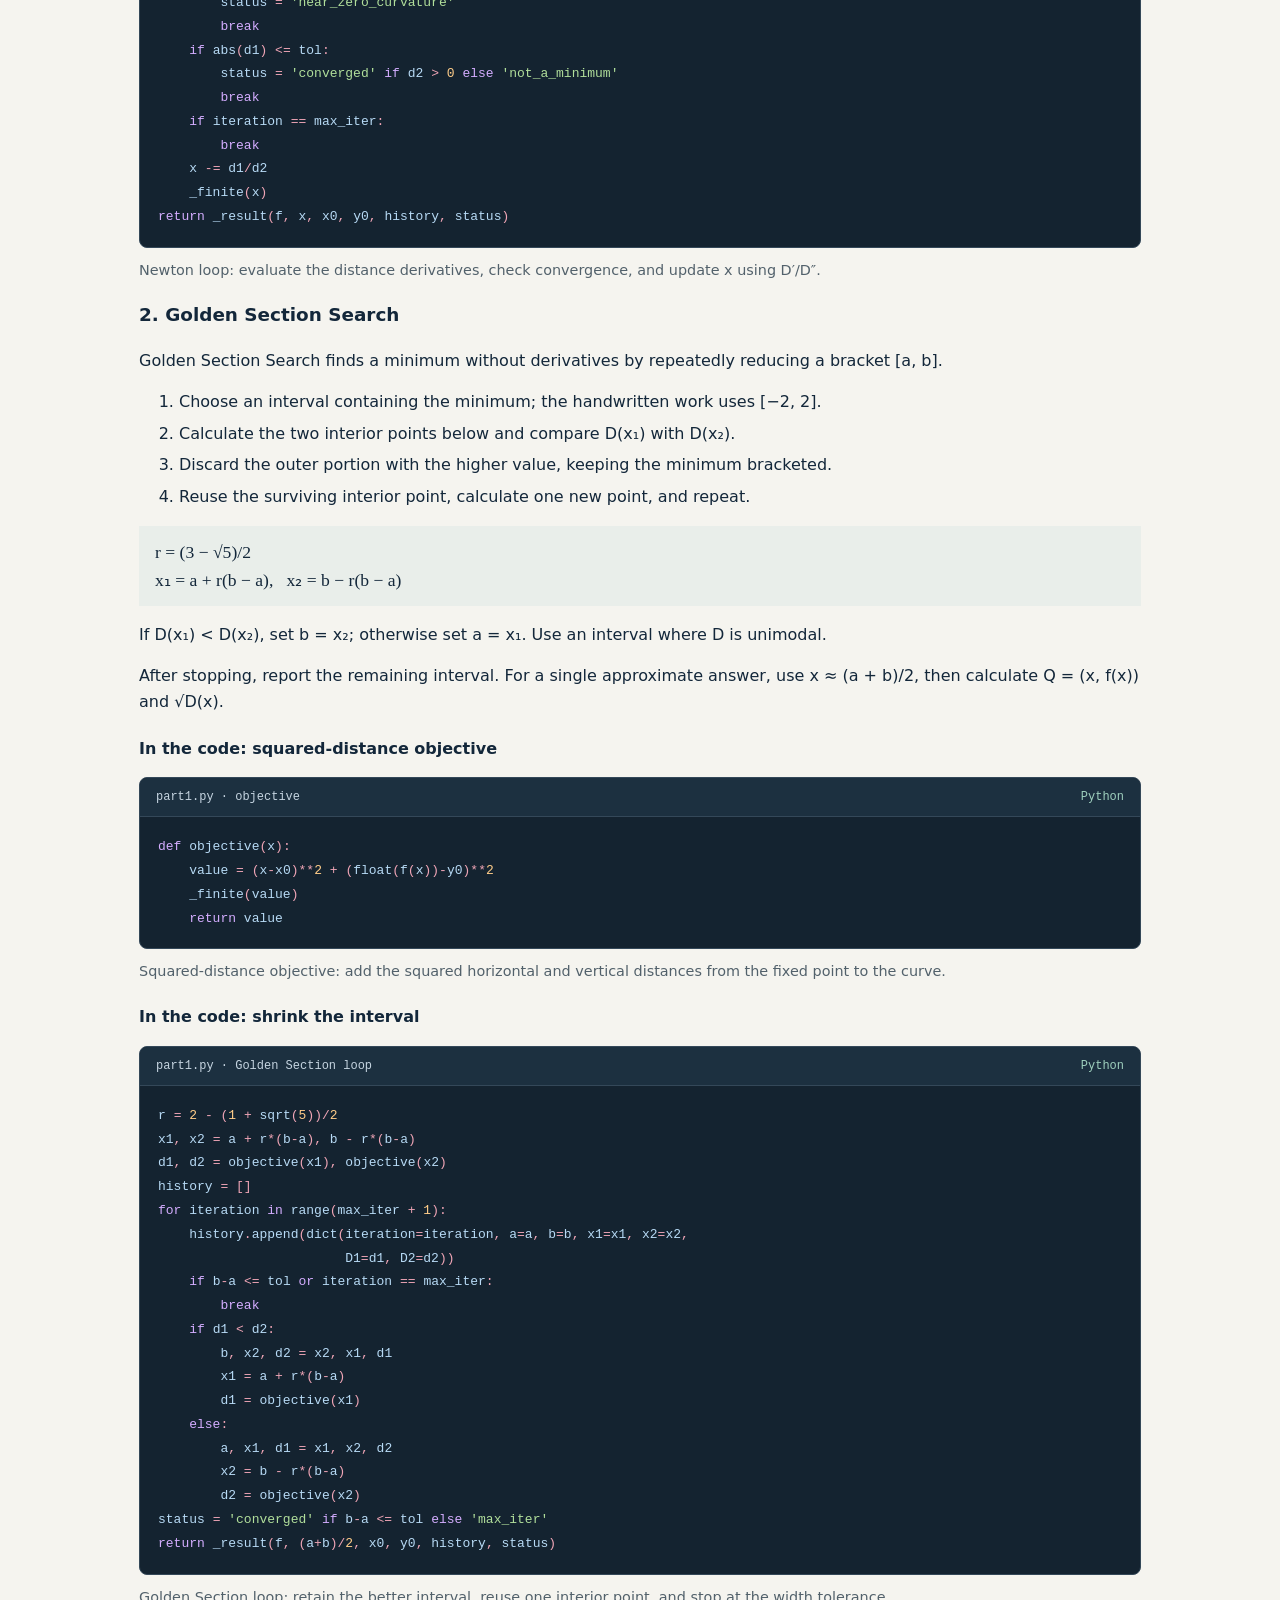
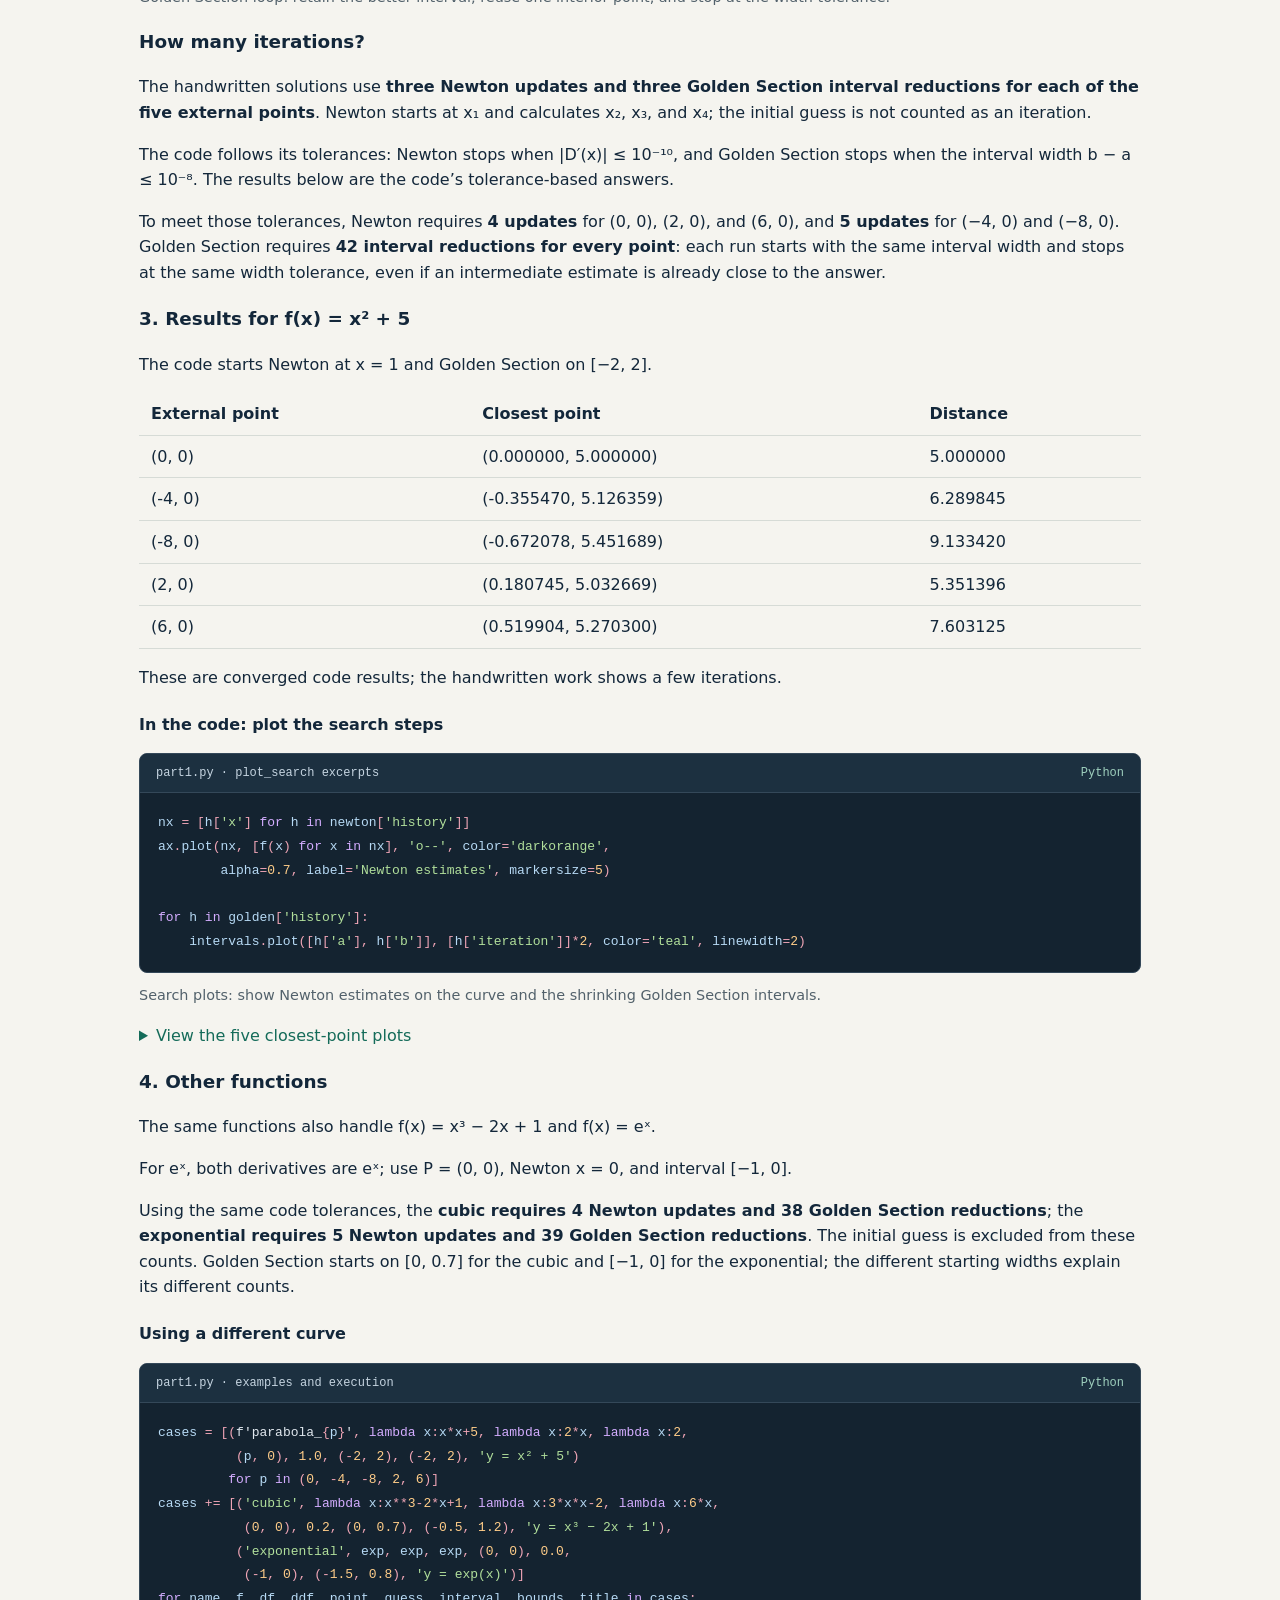
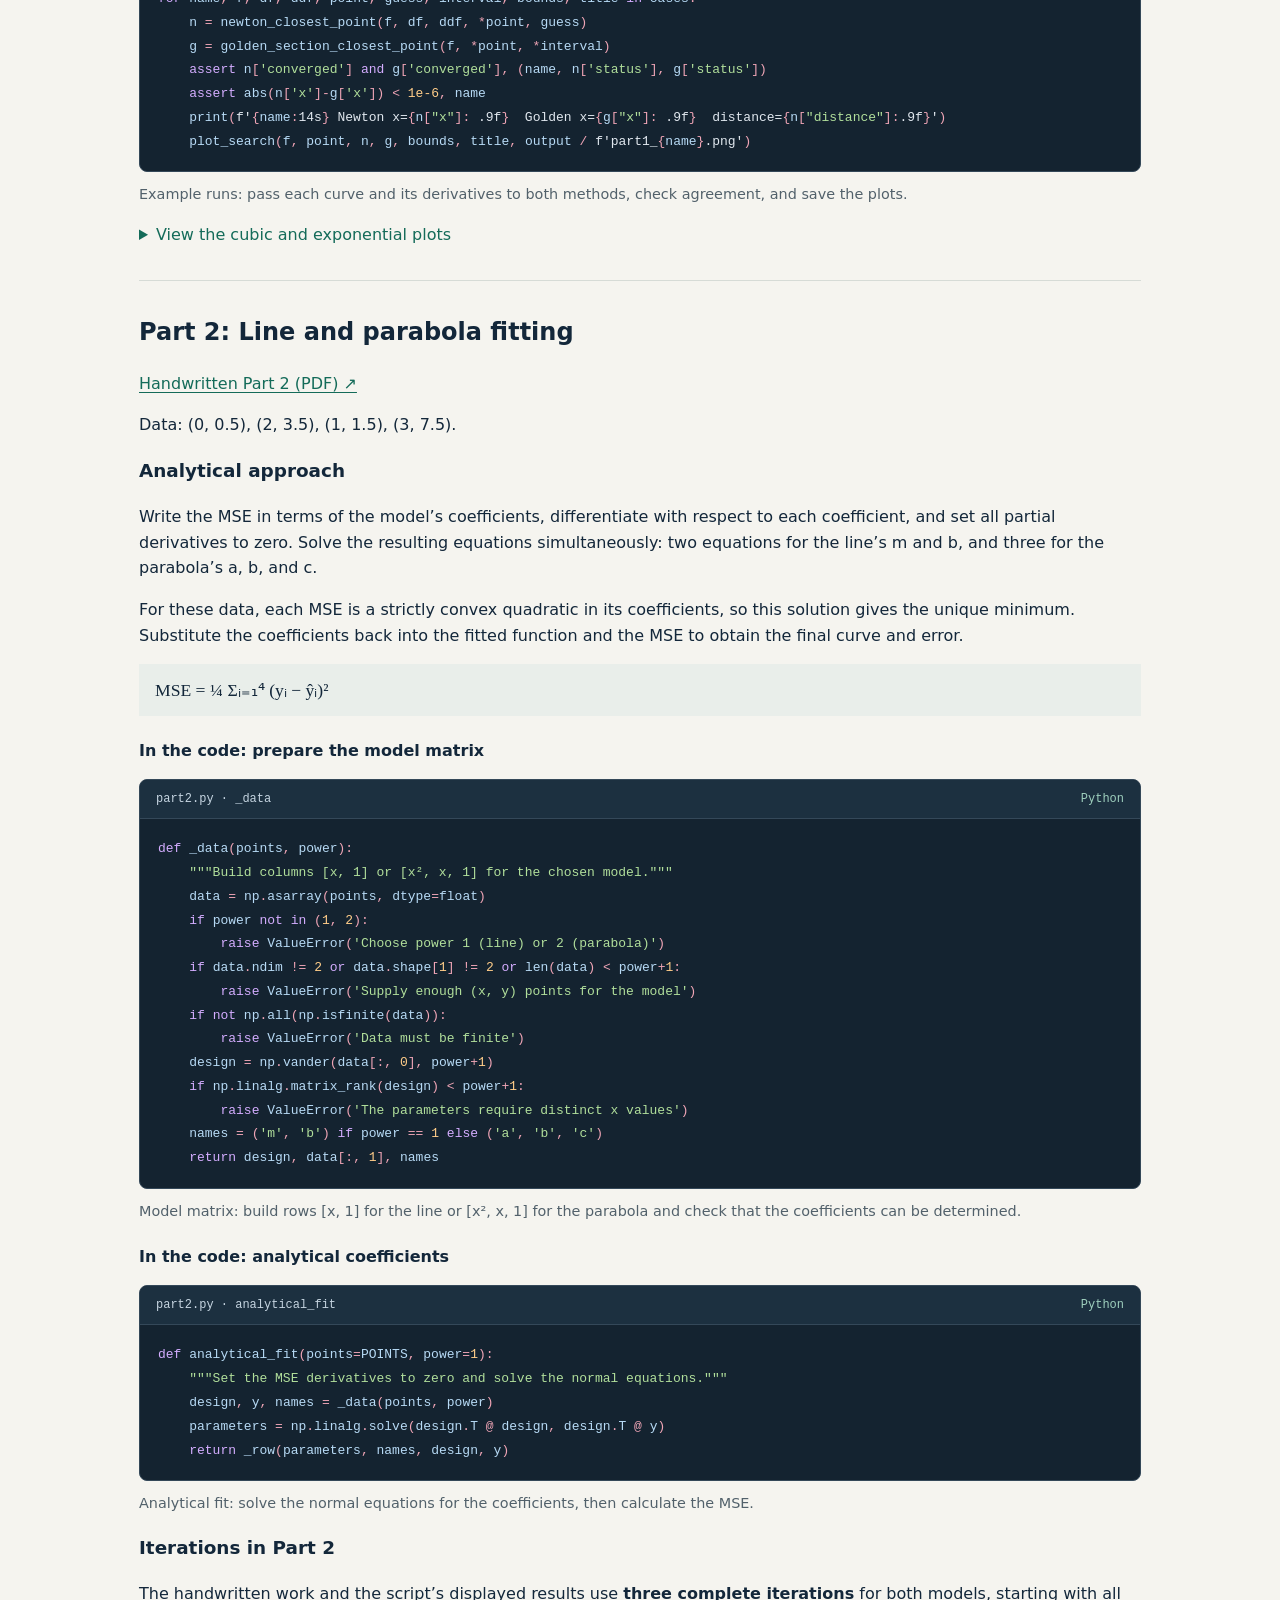
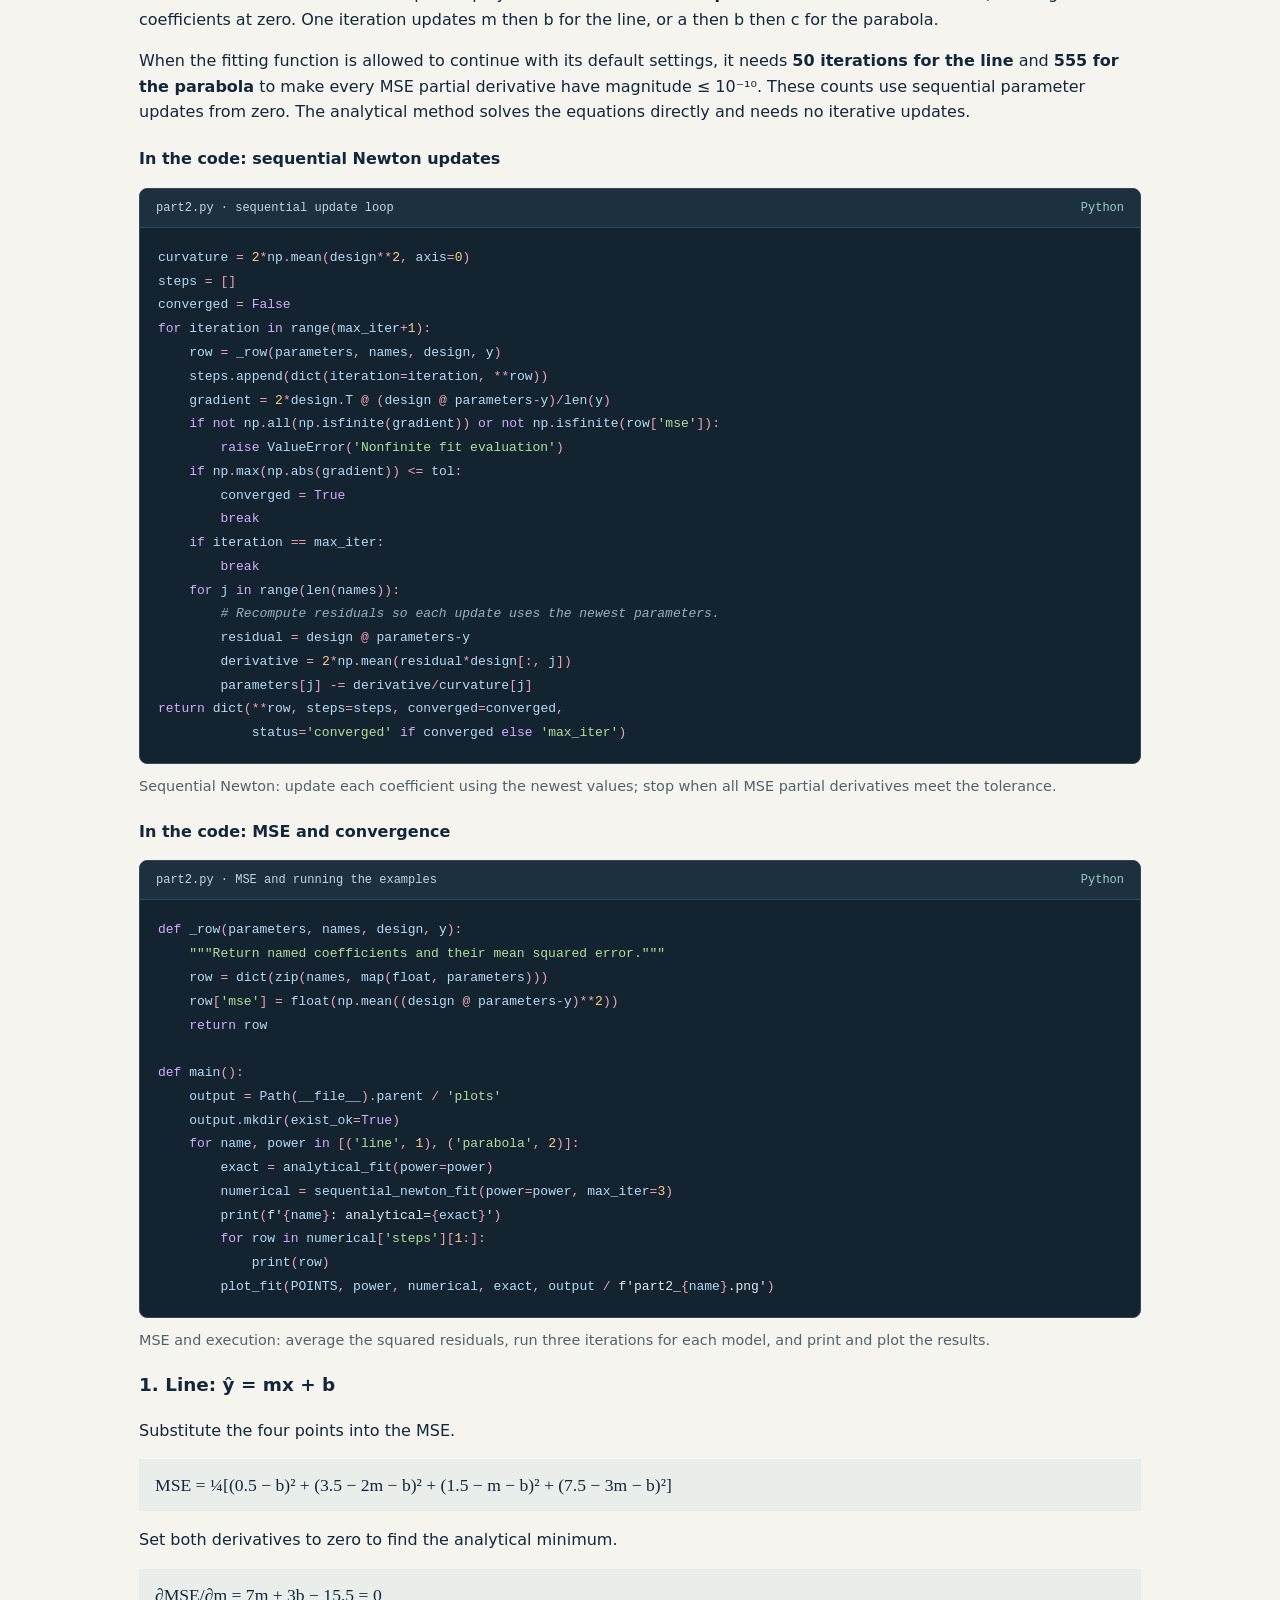
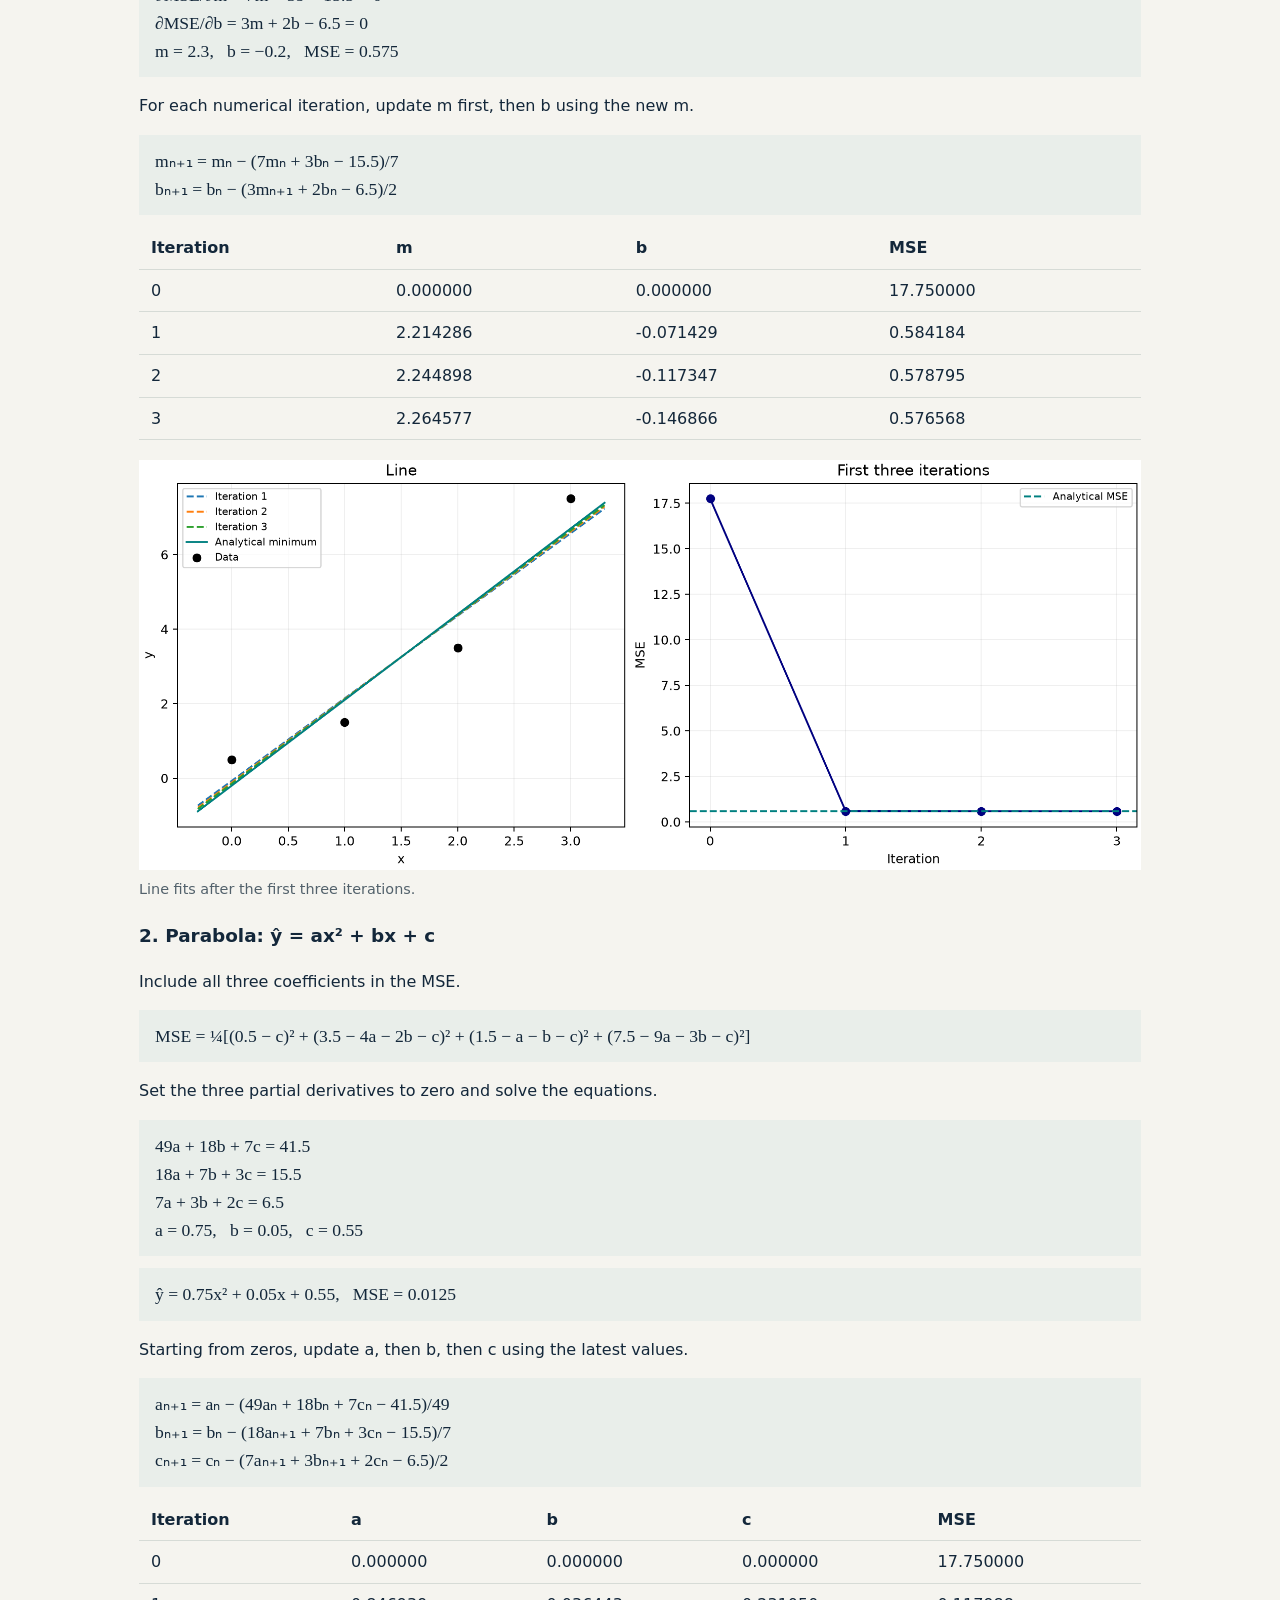
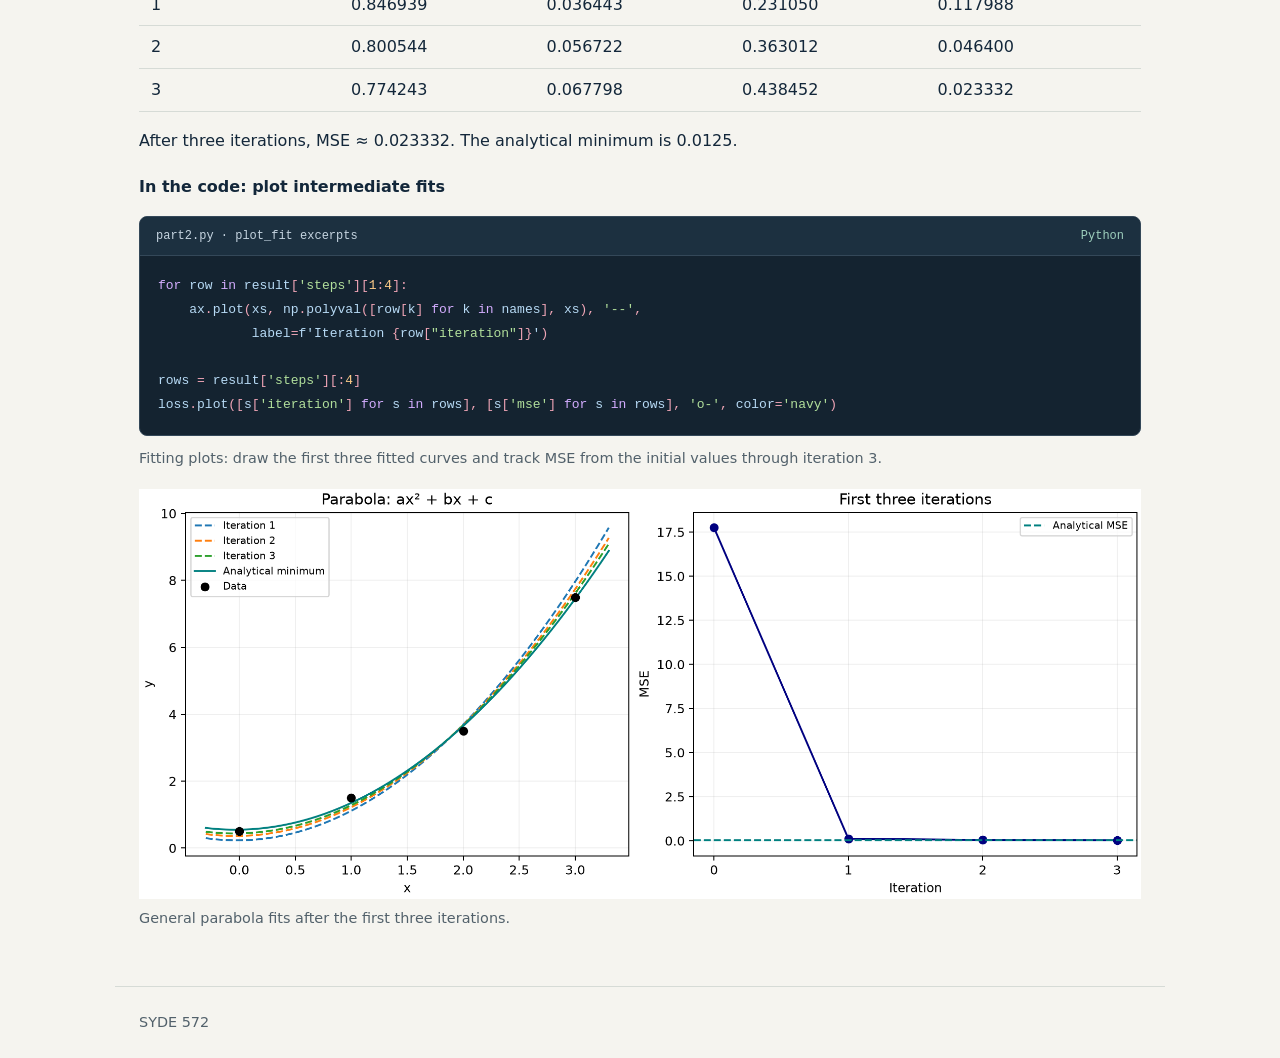
<file: HW1/docs/index.html>
<!doctype html>
<html lang="en"><head><meta charset="utf-8"><meta name="viewport" content="width=device-width,initial-scale=1"><meta http-equiv="refresh" content="0; url=../"><link rel="canonical" href="https://ayaaniqbal.github.io/SYDE572/HW1/"><title>Homework 1</title></head><body><p><a href="../">Open Homework 1</a></p><script>location.replace('../' + location.search + location.hash);</script></body></html>
</file>
<file: HW1/docs/style.css>
*{box-sizing:border-box}body{margin:0;background:#f5f4ef;color:#13273a;font:16px/1.6 system-ui,sans-serif}header,main,footer{max-width:1050px;margin:auto;padding:24px}header{display:flex;gap:24px;border-bottom:1px solid #d6dbd6}main{padding-top:12px}a{color:#146b59;text-underline-offset:3px}a:hover{text-decoration-thickness:2px}h1{font-size:2rem;margin-bottom:12px}h2{font-size:1.5rem}h3{font-size:1.15rem}section{margin:32px 0;padding-top:12px;border-top:1px solid #d6dbd6}.equation{background:#e9eeea;padding:12px 16px;margin:12px 0;overflow-x:auto;font-family:Georgia,serif;font-size:1.1rem}table{border-collapse:collapse;width:100%;font-variant-numeric:tabular-nums}td,th{text-align:left;padding:8px 12px;border-bottom:1px solid #d6dbd6;white-space:nowrap}.table-wrap{overflow-x:auto}figure{margin:20px 0}img{width:100%;height:auto}figcaption,footer{color:#52616b;font-size:.9rem}details{margin:16px 0}summary{cursor:pointer;color:#146b59}code,pre{font-size:.9rem}pre{padding:16px;background:#e9eeea;overflow-x:auto}footer{border-top:1px solid #d6dbd6}@media(max-width:600px){header,main,footer{padding:16px}h1{font-size:1.75rem}td,th{padding:8px}}

header{align-items:center}.student{margin-left:auto;text-align:right;line-height:1.4}.student span{font-size:.85rem;color:#52616b}li{margin:6px 0}

.code-panel{margin:16px 0 12px;border:1px solid #344859;border-radius:8px;overflow:hidden;background:#142330;color:#e1e8ef}.code-label{display:flex;justify-content:space-between;gap:16px;padding:10px 16px;background:#1c3040;border-bottom:1px solid #344859;color:#c5d4e0;font:12px/1.5 ui-monospace,SFMono-Regular,Consolas,monospace}.code-label span{color:#9ecfbd}.code-panel pre{margin:0;padding:18px;background:transparent;tab-size:4;line-height:1.65;overflow-x:auto}.code-panel code{font:13px/1.65 ui-monospace,SFMono-Regular,Consolas,monospace;color:#e1e8ef}.tok-kw{color:#d4adff}.tok-str{color:#b1df9b}.tok-num{color:#ffcd89}.tok-comment{color:#9eafbc;font-style:italic}.tok-name{color:#b7daf5}.tok-op{color:#f0a5b6}h4{font-size:1rem;margin-bottom:8px}

.code-caption{margin-top:8px;color:#52616b;font-size:.9rem;line-height:1.5}
</file>
<file: docs/style.css>
:root{color-scheme:light;--ink:#13273a;--accent:#146b59;--paper:#f5f4ef;--line:#d6dbd6}*{box-sizing:border-box}html{scroll-behavior:smooth;scroll-padding-top:2rem}body{margin:0;background:var(--paper);color:var(--ink);font:17px/1.7 system-ui,-apple-system,sans-serif}header,main,footer{max-width:1160px;margin:auto;padding:0 36px}header{display:flex;align-items:center;justify-content:space-between;padding-top:26px;padding-bottom:26px;border-bottom:1px solid var(--line)}a{color:var(--accent);text-underline-offset:5px}a:focus-visible{outline:3px solid #ce662b;outline-offset:5px}.brand{font-weight:800;text-decoration:none;color:var(--ink);letter-spacing:.06em}.brand span{color:var(--accent)}nav{display:flex;gap:25px;font-size:14px}nav a{text-decoration:none}.intro{padding:65px 0 52px;border-bottom:2px solid var(--ink)}.eyebrow{font-size:13px;font-weight:700;letter-spacing:.14em;text-transform:uppercase;color:var(--accent);margin:0 0 12px}h1{font:normal clamp(48px,7vw,82px)/1.04 Georgia,serif;letter-spacing:-.045em;margin:16px 0 28px}h2{font:normal clamp(30px,4vw,44px)/1.2 Georgia,serif;margin:0 0 24px}h3{font-size:20px;line-height:1.4;margin:0 0 12px}.lede{font-size:21px;max-width:650px;color:#455a63}section{padding:55px 0;border-bottom:1px solid var(--line)}section>p{max-width:900px}p{margin:0 0 20px}.equation{font-family:Georgia,serif;font-size:clamp(22px,4vw,32px);padding:26px;background:var(--ink);color:#fff;margin:26px 0}.methods{display:grid;grid-template-columns:1fr 1fr;gap:32px;margin:30px 0}.methods article{border-top:3px solid var(--accent);padding-top:20px}.methods p{font-size:16px}.methods .result{font:24px/1.5 Georgia,serif}.table-wrap{overflow:auto;margin:25px 0}table{width:100%;border-collapse:collapse;font-size:14px;font-variant-numeric:tabular-nums;white-space:nowrap}th,td{text-align:right;padding:14px 12px;border-bottom:1px solid var(--line)}th:first-child{text-align:left}thead th{background:#e6ebe5;font-weight:650}tbody th{font-weight:500}aside{border-left:3px solid var(--accent);padding:18px 22px;background:#e9eee8;font-size:15px;margin:30px 0}aside p{margin:8px 0 0}figure{margin:30px 0 42px;background:white;border:1px solid var(--line)}figcaption{padding:14px 20px;border-bottom:1px solid var(--line);font-weight:600;font-size:15px}img{display:block;width:100%;height:auto}figure a{display:block}.downloads{display:grid;grid-template-columns:repeat(3,1fr);gap:15px;margin:26px 0}.downloads a{padding:16px;border:1px solid var(--line);font-size:15px;text-decoration:none;background:white}footer{padding-top:26px;padding-bottom:35px;display:flex;justify-content:space-between;font-size:14px}footer span{color:#52636d}@media(max-width:700px){header,main,footer{padding-left:20px;padding-right:20px}header{align-items:flex-start;gap:18px;flex-direction:column}nav{gap:18px;flex-wrap:wrap}.intro{padding:40px 0}.methods{grid-template-columns:1fr;gap:20px}.downloads{grid-template-columns:1fr 1fr}footer{flex-direction:column;gap:8px}section{padding:38px 0}}@media(prefers-reduced-motion:reduce){html{scroll-behavior:auto}}
</file>
